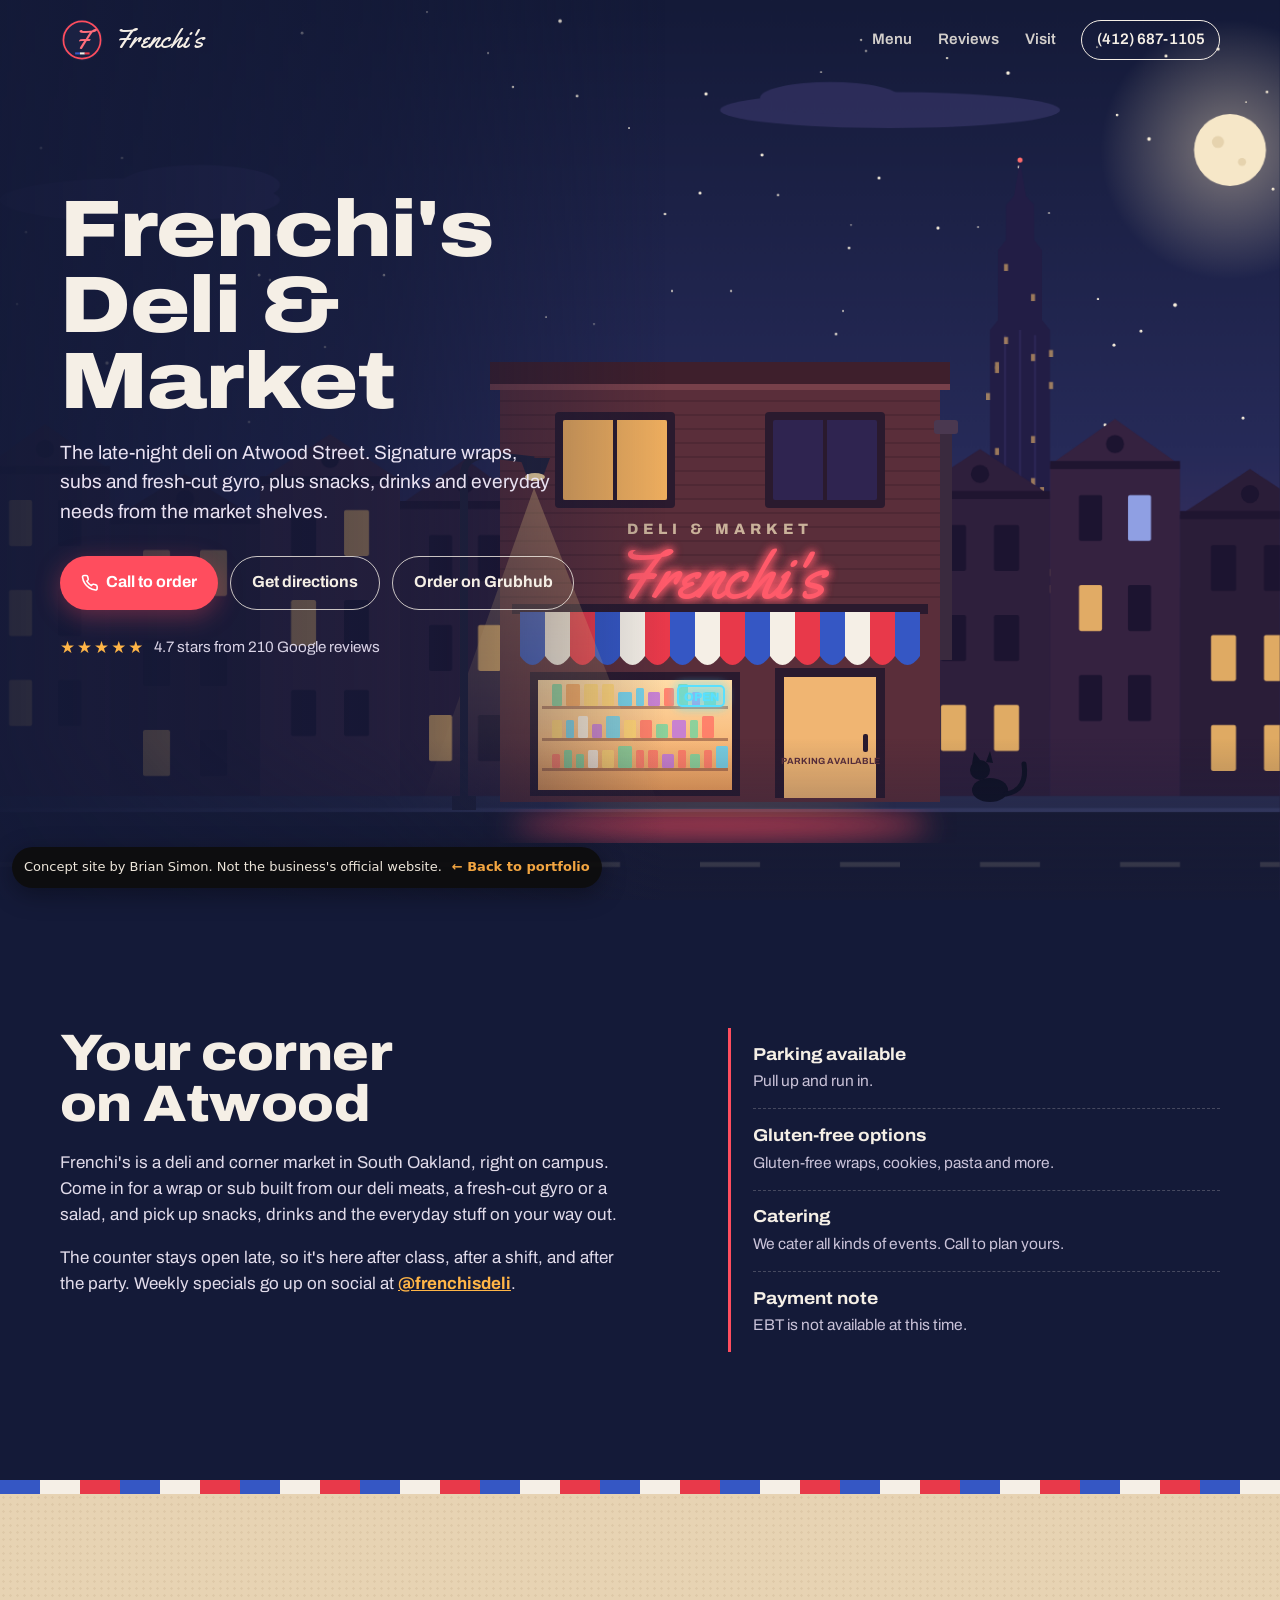
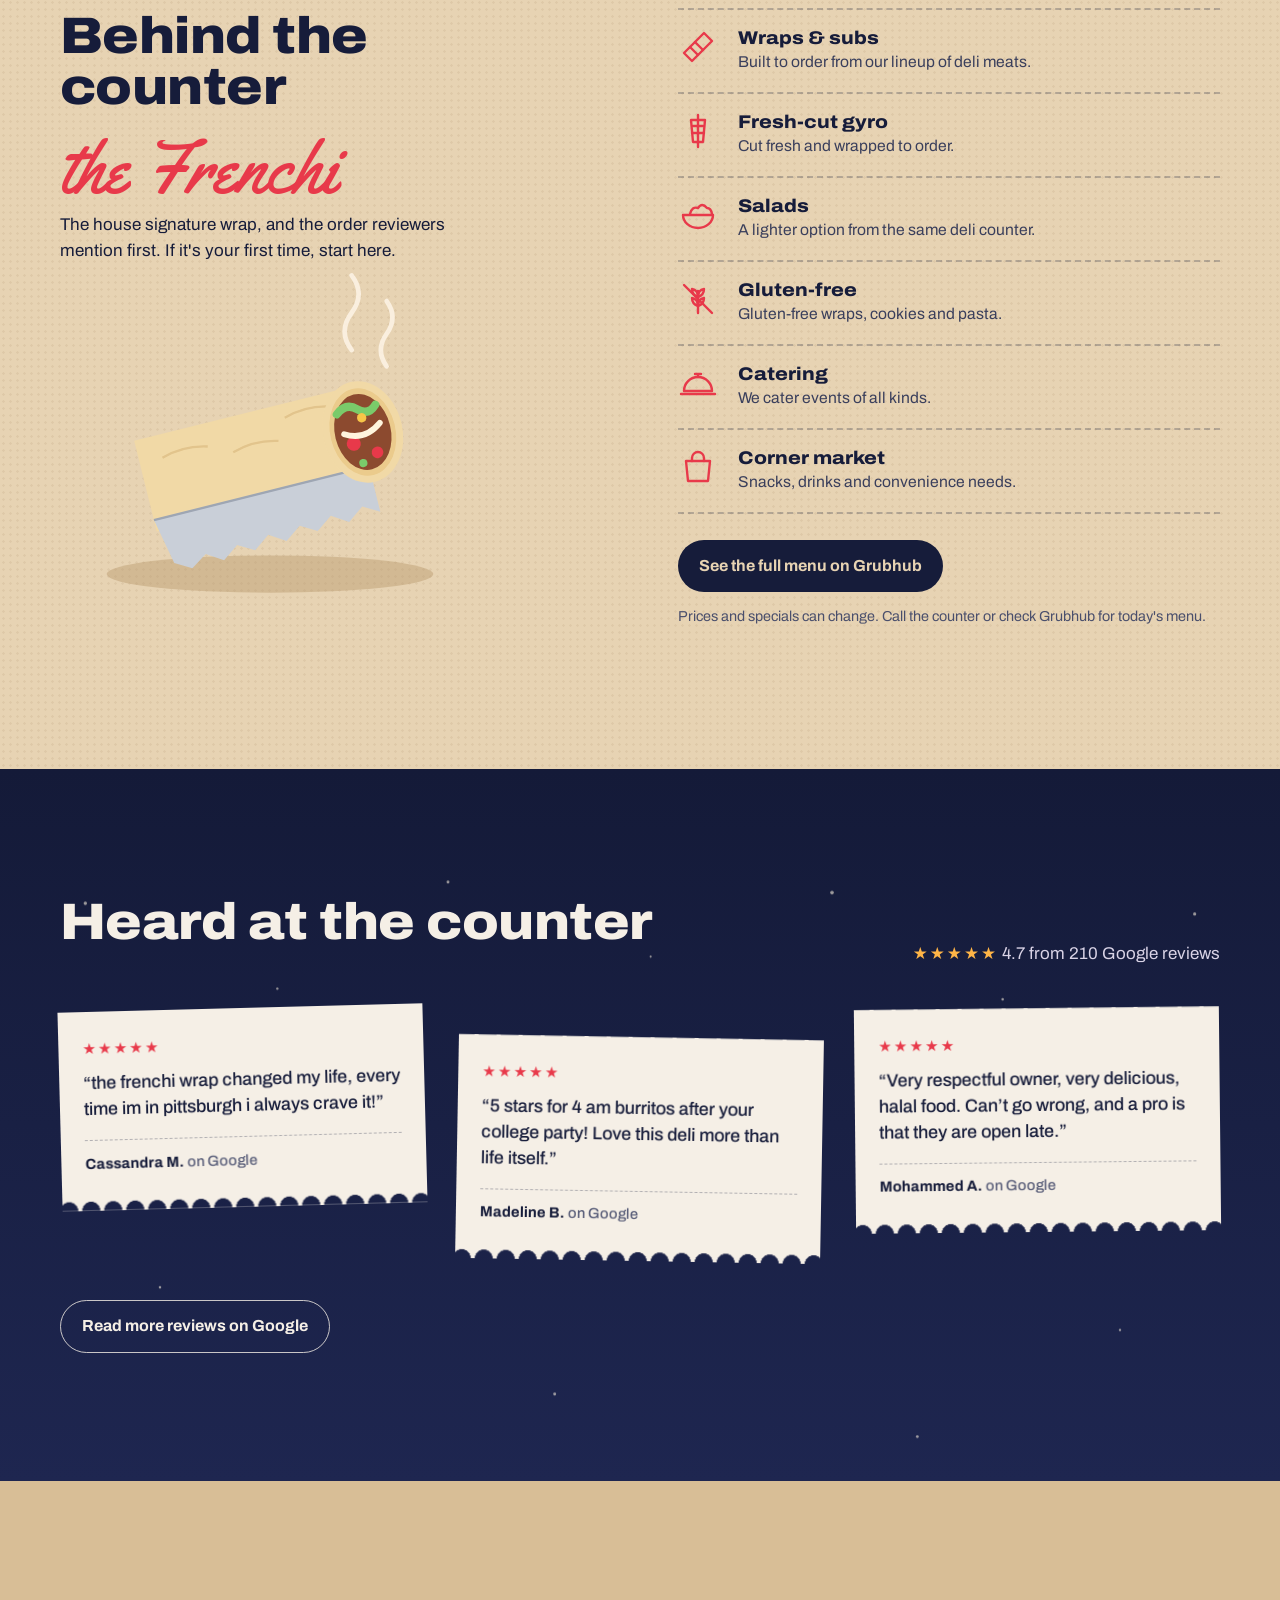
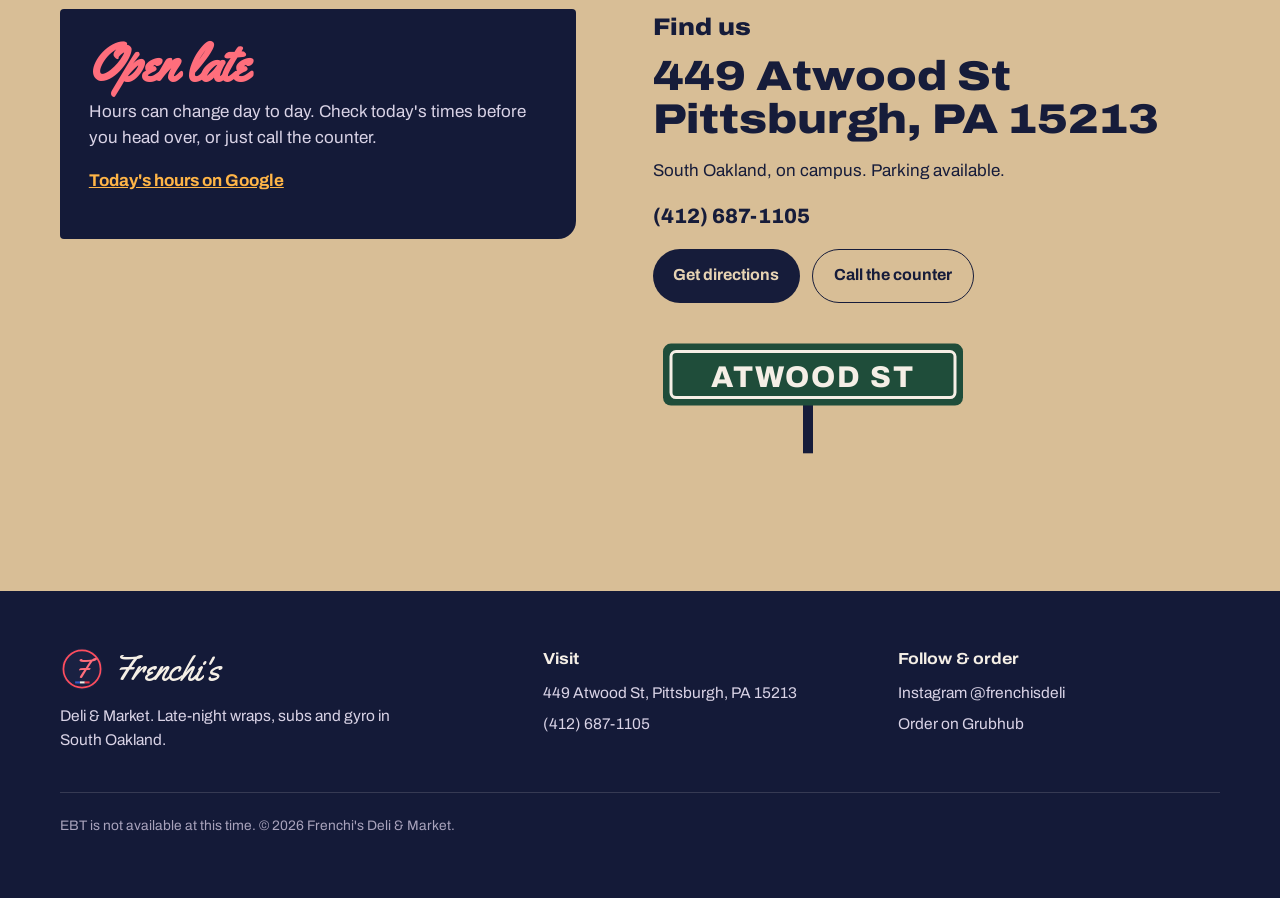
<file: demos/frenchis/index.html>
<!doctype html>
<html lang="en">
<head>
  <meta name="robots" content="noindex, nofollow">
<meta charset="utf-8">
<meta name="viewport" content="width=device-width, initial-scale=1, viewport-fit=cover">
<title>Frenchi's Deli &amp; Market | Late-Night Wraps &amp; Subs on Atwood St, Oakland, Pittsburgh</title>
<meta name="description" content="Frenchi's Deli & Market is a late-night deli and corner market at 449 Atwood St in South Oakland, Pittsburgh. Signature Frenchi wraps, subs, fresh-cut gyro, salads, gluten-free options and catering.">
<meta name="theme-color" content="#141A38">
<link rel="icon" href="data:image/svg+xml,%3Csvg%20xmlns%3D%22http%3A//www.w3.org/2000/svg%22%20viewBox%3D%220%200%2064%2064%22%3E%3Ccircle%20cx%3D%2232%22%20cy%3D%2232%22%20r%3D%2230%22%20fill%3D%22%231A2142%22/%3E%3Ccircle%20cx%3D%2232%22%20cy%3D%2232%22%20r%3D%2226%22%20fill%3D%22none%22%20stroke%3D%22%23FF4D5E%22%20stroke-width%3D%224%22/%3E%3Cpath%20d%3D%22M24%2046%20L30%2018%20H44%20M27%2032%20H39%22%20stroke%3D%22%23FF6E7C%22%20stroke-width%3D%226%22%20fill%3D%22none%22%20stroke-linecap%3D%22round%22%20stroke-linejoin%3D%22round%22/%3E%3C/svg%3E">
<meta property="og:type" content="website">
<meta property="og:title" content="Frenchi's Deli & Market | South Oakland, Pittsburgh">
<meta property="og:description" content="Late-night deli and corner market on Atwood St. Signature Frenchi wraps, subs, fresh-cut gyro and more.">
<meta property="og:locale" content="en_US">
<meta name="twitter:card" content="summary">
<meta name="twitter:title" content="Frenchi's Deli & Market">
<meta name="twitter:description" content="Late-night deli and corner market at 449 Atwood St, Pittsburgh. Call (412) 687-1105.">
<link rel="preconnect" href="https://fonts.googleapis.com">
<link rel="preconnect" href="https://fonts.gstatic.com" crossorigin>
<link href="https://fonts.googleapis.com/css2?family=Archivo:wdth,wght@62..125,400..900&family=Yellowtail&display=swap" rel="stylesheet">
<script type="application/ld+json">
{
 "@context": "https://schema.org",
 "@type": "Restaurant",
 "name": "Frenchi's Deli & Market",
 "description": "Late-night deli and convenience store serving signature wraps and sandwiches.",
 "servesCuisine": ["Deli", "Sandwiches", "Wraps", "Gyro"],
 "priceRange": "$10–20",
 "telephone": "+1-412-687-1105",
 "address": {
  "@type": "PostalAddress",
  "streetAddress": "449 Atwood St",
  "addressLocality": "Pittsburgh",
  "addressRegion": "PA",
  "postalCode": "15213",
  "addressCountry": "US"
 },
 "hasMap": "https://www.google.com/maps/search/?api=1&query=Frenchi%27s+Deli+%26+Market+449+Atwood+St+Pittsburgh+PA+15213",
 "acceptsReservations": false,
 "paymentAccepted": "EBT not accepted",
 "sameAs": ["https://www.instagram.com/frenchisdeli/", "https://www.grubhub.com/restaurant/frenchis-deli--market-449-atwood-st-pittsburgh/4783984"]
}
</script>
<style>
:root{
 --night:#141A38; --night-2:#1E2650; --ink:#161C3A; --neon:#FF4D5E; --neon-soft:#FF6E7C;
 --amber:#FFB547; --kraft:#E7D3B3; --kraft-2:#D8BE96; --chalk:#F5EFE6; --bleu:#3557C4; --rouge:#E8394A;
 --sans: "Archivo", "Helvetica Neue", Arial, system-ui, sans-serif;
 --script: "Yellowtail", "Brush Script MT", "Segoe Script", cursive;
 color-scheme: dark;
 box-sizing:border-box;
 padding-top:env(safe-area-inset-top,0px); padding-bottom:env(safe-area-inset-bottom,0px);
}
*,*::before,*::after{box-sizing:inherit}
html{scroll-behavior:smooth; scroll-padding-top:env(safe-area-inset-top,0px); background:var(--night)}
body{margin:0; background:var(--night); color:var(--chalk); font-family:var(--sans); font-size:1.0625rem; line-height:1.55; -webkit-font-smoothing:antialiased; overflow-x:hidden}
img,svg{max-width:100%}
a{color:inherit}
:focus-visible{outline:3px solid var(--amber); outline-offset:3px; border-radius:6px}
.skip{position:absolute; left:-999px; top:8px; background:var(--amber); color:var(--ink); padding:.5rem .9rem; border-radius:6px; z-index:50; font-weight:700}
.skip:focus{left:12px}
.wrap{width:min(1160px, 100% - 2.5rem); margin-inline:auto}

/* ---------- header ---------- */
.top{position:absolute; inset:0 0 auto 0; z-index:10; padding-top:env(safe-area-inset-top,0px)}
.top .wrap{display:flex; align-items:center; justify-content:space-between; padding:1.1rem 0}
.brand{display:flex; align-items:center; gap:.6rem; text-decoration:none}
.brand svg{width:44px; height:44px}
.brand span{font-family:var(--script); font-size:1.7rem; line-height:1; color:var(--chalk)}
.nav{display:flex; gap:1.6rem; align-items:center; font-weight:600; font-size:.95rem}
.nav a{text-decoration:none; opacity:.85}
.nav a:hover{opacity:1; text-decoration:underline; text-underline-offset:4px}
.nav .pill{opacity:1; border:1.5px solid var(--chalk); padding:.45rem .9rem; border-radius:999px}

/* ---------- hero ---------- */
.hero{position:relative; min-height:100vh; min-height:100svh; overflow:hidden; isolation:isolate; background:var(--night)}
.scene{position:absolute; inset:0; z-index:-2; animation:drift 26s ease-in-out infinite alternate; transform-origin:62% 80%}
.layer{position:absolute; inset:0; will-change:transform}
.layer-svg{width:100%; height:100%; display:block}
.hero::after{content:""; position:absolute; inset:0; z-index:-1; pointer-events:none;
 background:linear-gradient(90deg, rgba(20,26,56,.92) 0%, rgba(20,26,56,.6) 30%, rgba(20,26,56,0) 52%),
            linear-gradient(0deg, rgba(20,26,56,.55) 0%, rgba(20,26,56,0) 18%)}
.hero-copy{position:relative; padding:clamp(7rem, 22vh, 12rem) 0 4rem; will-change:transform}
.hero-copy .inner{max-width:33rem}
h1{font-stretch:118%; font-weight:850; font-size:clamp(2.5rem, 6.4vw, 5rem); line-height:.95; letter-spacing:-.01em; margin:0 0 1.1rem; text-wrap:balance}
.lede{font-size:clamp(1.05rem, 1.5vw, 1.2rem); max-width:31rem; margin:0 0 1.8rem; color:#E9E2F2}
.btns{display:flex; flex-wrap:wrap; gap:.75rem}
.btn{display:inline-flex; align-items:center; gap:.5rem; font-weight:700; text-decoration:none; padding:.85rem 1.3rem; border-radius:999px; font-size:1rem; transition:transform .15s ease, background-color .15s ease}
.btn svg{width:1.1em; height:1.1em; flex:none}
.btn-neon{background:var(--neon); color:#fff; box-shadow:0 0 0 0 rgba(255,77,94,.0), 0 6px 24px rgba(255,77,94,.35)}
.btn-neon:hover{background:#ff6573; transform:translateY(-1px)}
.btn-line{border:1.5px solid rgba(245,239,230,.8); color:var(--chalk)}
.btn-line:hover{background:rgba(245,239,230,.1)}
.rating{display:flex; align-items:center; gap:.55rem; margin-top:1.6rem; font-size:.95rem; color:#D9D3E6}
.stars{color:var(--amber); letter-spacing:2px; font-size:1.05rem}
.status{display:none; align-items:center; gap:.45rem; margin-bottom:1rem; font-weight:700; font-size:.92rem}
.status.show{display:inline-flex}
.status i{width:9px; height:9px; border-radius:50%; background:#59E08A; box-shadow:0 0 10px #59E08A}
.status.closed i{background:#888; box-shadow:none}

/* scene motion */
@keyframes drift{from{transform:scale(1.02) translate3d(0,0,0)} to{transform:scale(1.07) translate3d(-1.2%, -.6%, 0)}}
.tw{animation:twinkle 4.5s ease-in-out infinite}
@keyframes twinkle{0%,100%{opacity:1} 50%{opacity:.2}}
.cloud{animation:cloud 90s linear infinite alternate}
.c2{animation-duration:120s; animation-direction:alternate-reverse}
@keyframes cloud{from{transform:translateX(-80px)} to{transform:translateX(120px)}}
.beacon{animation:beacon 2.4s steps(1) infinite}
@keyframes beacon{0%{opacity:1} 50%{opacity:.15}}
.win-toggle{animation:wintog 17s steps(1) infinite}
@keyframes wintog{0%,62%{opacity:.85} 63%,100%{opacity:.08}}
.tv{animation:tv 1.6s steps(3) infinite}
@keyframes tv{0%{opacity:.5} 33%{opacity:.8} 66%{opacity:.35}}
.sign{animation:neonOn 2.2s steps(1) .4s both, hum 5s ease-in-out 2.8s infinite}
@keyframes neonOn{0%{opacity:.05}8%{opacity:.9}12%{opacity:.1}22%{opacity:1}26%{opacity:.25}34%{opacity:1}100%{opacity:1}}
@keyframes hum{0%,100%{opacity:1}50%{opacity:.86}}
.flick{animation:flick 9s steps(1) 3s infinite}
@keyframes flick{0%,91%{opacity:1}92%{opacity:.15}93%{opacity:1}95%{opacity:.25}96%,100%{opacity:1}}
.reflect{animation:neonOn 2.2s steps(1) .4s both}
.open{animation:hum 3.2s ease-in-out infinite}
.steam circle{transform-box:fill-box; transform-origin:center; opacity:0; animation:steam 5.5s ease-out infinite}
.steam circle:nth-child(2){animation-delay:1.8s}.steam circle:nth-child(3){animation-delay:3.6s}
@keyframes steam{0%{opacity:0; transform:translate(0,0) scale(.6)} 20%{opacity:.35} 100%{opacity:0; transform:translate(18px,-90px) scale(2.2)}}
.car{animation:car 16s linear infinite}
@keyframes car{0%{transform:translateX(-200px)} 40%,100%{transform:translateX(1800px)}}
.tail{transform-box:fill-box; transform-origin:0% 100%; animation:tail 3.4s ease-in-out infinite}
@keyframes tail{0%,100%{transform:rotate(0)} 50%{transform:rotate(14deg)}}
.cone{animation:hum 7s ease-in-out infinite}

/* ---------- sections ---------- */
section{position:relative}
h2{font-stretch:112%; font-weight:850; font-size:clamp(2rem, 4.4vw, 3.2rem); line-height:1; letter-spacing:-.01em; margin:0 0 1.2rem; text-wrap:balance}
.about{padding:clamp(4.5rem, 10vw, 8rem) 0; background:var(--night)}
.about .grid{display:grid; grid-template-columns:1.2fr 1fr; gap:clamp(2rem, 6vw, 5rem); align-items:start}
.about p{max-width:36rem; margin:0 0 1rem; color:#E1DBEA}
.facts{list-style:none; padding:0; margin:0; border-left:3px solid var(--neon); padding-left:1.4rem}
.facts li{padding:.85rem 0; border-bottom:1px dashed rgba(245,239,230,.22)}
.facts li:last-child{border-bottom:0}
.facts strong{display:block; font-stretch:110%; font-size:1.08rem}
.facts span{color:#C9C2D8; font-size:.97rem}
.about .ig{color:var(--amber); font-weight:700}

.menu{background:var(--kraft); color:var(--ink); padding:clamp(4.5rem, 10vw, 8rem) 0; overflow:hidden;
 background-image:radial-gradient(rgba(120,84,40,.08) 1px, transparent 1.5px); background-size:7px 7px}
.menu::before{content:""; position:absolute; inset:0 0 auto; height:14px; background:repeating-linear-gradient(90deg, var(--bleu) 0 40px, var(--chalk) 40px 80px, var(--rouge) 80px 120px)}
.menu .grid{display:grid; grid-template-columns:1fr 1fr; gap:clamp(2rem, 6vw, 5rem); align-items:center}
.feature h3{font-family:var(--script); font-weight:400; font-size:clamp(3rem, 7vw, 4.6rem); line-height:1; margin:0 0 .4rem; color:var(--rouge)}
.feature p{max-width:28rem; margin:0 0 1rem}
.feature .art{width:min(420px, 100%); margin-top:.5rem}
.wsteam{animation:hum 3s ease-in-out infinite}
.list{list-style:none; margin:0; padding:0}
.list li{display:grid; grid-template-columns:44px 1fr; gap:1rem; padding:1.05rem 0; border-bottom:2px dashed rgba(22,28,58,.25)}
.list li:first-child{border-top:2px dashed rgba(22,28,58,.25)}
.list svg{width:40px; height:40px; color:var(--rouge)}
.list strong{display:block; font-stretch:112%; font-weight:800; font-size:1.15rem; line-height:1.2}
.list span{font-size:.98rem; color:#3A3F5C}
.menu .btn-ink{margin-top:1.6rem; background:var(--ink); color:var(--kraft)}
.menu .btn-ink:hover{background:#262d57}
.menu .note{font-size:.9rem; color:#4A4F6C; margin-top:.8rem}

.reviews{padding:clamp(4.5rem, 10vw, 8rem) 0; background:linear-gradient(180deg, var(--night) 0%, var(--night-2) 100%); overflow:hidden}
.reviews .sky{position:absolute; inset:-10% 0; pointer-events:none; opacity:.6}
.reviews header{display:flex; flex-wrap:wrap; align-items:end; justify-content:space-between; gap:1rem; margin-bottom:2.5rem}
.reviews header p{margin:0; color:#D9D3E6}
.tickets{display:grid; grid-template-columns:repeat(3, 1fr); gap:clamp(1.2rem, 3vw, 2rem); align-items:start}
.ticket{position:relative; background:var(--chalk); color:var(--ink); padding:1.6rem 1.5rem 2.2rem; margin:0;
 -webkit-mask:radial-gradient(9px at 50% 100%, #0000 98%, #000) 50% / 22px 100% ; mask:radial-gradient(9px at 50% 100%, #0000 98%, #000) 50% / 22px 100%}
.ticket:nth-child(1){transform:rotate(-1.5deg)} .ticket:nth-child(2){transform:rotate(1deg); margin-top:1.8rem} .ticket:nth-child(3){transform:rotate(-.6deg)}
.ticket .tstars{color:var(--rouge); letter-spacing:2px; font-size:.95rem}
.ticket blockquote{margin:.6rem 0 1.1rem; font-size:1.12rem; line-height:1.45; font-weight:500}
.ticket figcaption{font-weight:700; font-size:.92rem; border-top:1.5px dashed rgba(22,28,58,.3); padding-top:.7rem}
.ticket figcaption span{font-weight:500; color:#555a76}
.reviews .more{margin-top:2.4rem}

.visit{background:var(--kraft-2); color:var(--ink); padding:clamp(4.5rem, 10vw, 8rem) 0}
.visit .grid{display:grid; grid-template-columns:1fr 1.1fr; gap:clamp(2rem, 6vw, 5rem); align-items:start}
.visit h3{font-stretch:112%; font-weight:850; font-size:1.5rem; margin:0 0 .5rem}
.visit p{margin:0 0 1rem; max-width:32rem}
.addr{display:block; font-stretch:115%; font-weight:850; font-size:clamp(1.8rem, 4vw, 2.6rem); line-height:1.05; text-decoration:none; margin:.4rem 0 1rem}
.addr:hover{text-decoration:underline; text-decoration-thickness:3px; text-underline-offset:6px}
.phone{font-weight:800; font-size:1.3rem; text-decoration:none}
.phone:hover{text-decoration:underline}
.btn-ink2{background:var(--ink); color:var(--kraft)}
.btn-ink2:hover{background:#262d57}
.btn-outline-ink{border:1.5px solid var(--ink); color:var(--ink)}
.signpost{width:min(320px, 80%); margin-top:2rem}
.hoursbox{background:var(--night); color:var(--chalk); padding:1.8rem; border-radius:4px 4px 18px 4px}
.hoursbox .big{font-family:var(--script); font-size:3.2rem; line-height:1; color:var(--neon-soft); margin:0 0 .6rem}
.hoursbox p{color:#D9D3E6}
.hoursbox a{color:var(--amber); font-weight:700}
#hoursTable{display:none; width:100%; border-collapse:collapse; margin:.4rem 0 1rem}
#hoursTable.show{display:table}
#hoursTable td{padding:.35rem 0; border-bottom:1px dashed rgba(245,239,230,.2)}
#hoursTable td+td{text-align:right}
#hoursTable tr.today{color:var(--amber); font-weight:700}

footer{background:var(--night); padding:3.5rem 0 3rem; color:#D9D3E6; font-size:.97rem}
footer .grid{display:grid; grid-template-columns:1.4fr 1fr 1fr; gap:2rem}
footer .brand span{font-size:2.1rem}
footer h4{font-stretch:110%; color:var(--chalk); margin:0 0 .6rem; font-size:1rem}
footer a{text-decoration:none}
footer a:hover{text-decoration:underline; text-underline-offset:3px}
footer ul{list-style:none; margin:0; padding:0; display:grid; gap:.4rem}
.fine{margin-top:2.5rem; padding-top:1.4rem; border-top:1px solid rgba(245,239,230,.15); font-size:.86rem; color:#A9A3BC}

/* mobile action bar */
.actionbar{display:none}
@media (max-width: 760px){
 .nav a:not(.pill){display:none}
 .layer{inset:27% -6% 56px -30%}
 .hero::after{background:linear-gradient(180deg, rgba(20,26,56,.95) 0%, rgba(20,26,56,.75) 34%, rgba(20,26,56,0) 52%)}
 .hero-copy{padding-top:6.2rem}
 .rating{display:none}
 .hero{min-height:max(100svh, 720px)}
 .about .grid,.menu .grid,.visit .grid{grid-template-columns:1fr}
 .tickets{grid-template-columns:1fr}
 .ticket:nth-child(2){margin-top:0}
 footer .grid{grid-template-columns:1fr}
 body{padding-bottom:calc(76px + env(safe-area-inset-bottom,0px))}
 .actionbar{display:grid; grid-template-columns:1fr 1fr; gap:.6rem; position:fixed; left:0; right:0; bottom:0; z-index:40;
  padding:.65rem .8rem calc(.65rem + env(safe-area-inset-bottom,0px)); background:rgba(20,26,56,.94); backdrop-filter:blur(10px); -webkit-backdrop-filter:blur(10px); border-top:1px solid rgba(245,239,230,.12)}
 .actionbar .btn{justify-content:center; padding:.8rem 1rem}
}
@media (max-width: 420px){ .btns .btn{flex:1 1 auto; justify-content:center} }
@media (prefers-reduced-motion: reduce){
 *,*::before,*::after{animation:none !important; transition:none !important}
 html{scroll-behavior:auto}
 .layer,.hero-copy,[data-par]{transform:none !important}
}
</style>
</head>
<body>
<a class="skip" href="#main">Skip to content</a>

<header class="top">
 <div class="wrap">
  <a class="brand" href="#top" aria-label="Frenchi's Deli & Market home"><svg viewBox="0 0 64 64" aria-hidden="true"><circle cx="32" cy="32" r="30" fill="#1A2142"/><circle cx="32" cy="32" r="27" fill="none" stroke="#FF4D5E" stroke-width="2.5"/><text x="31" y="45" text-anchor="middle" font-family="Yellowtail, 'Brush Script MT', cursive" font-size="38" fill="#FF6E7C">F</text><rect x="22" y="50" width="7" height="3" fill="#3557C4"/><rect x="29" y="50" width="7" height="3" fill="#F5EFE6"/><rect x="36" y="50" width="7" height="3" fill="#E8394A"/></svg><span>Frenchi's</span></a>
  <nav class="nav" aria-label="Main">
   <a href="#menu">Menu</a><a href="#reviews">Reviews</a><a href="#visit">Visit</a>
   <a class="pill" href="tel:+14126871105">(412) 687-1105</a>
  </nav>
 </div>
</header>

<main id="main">
<section class="hero" id="top" aria-label="Frenchi's Deli and Market storefront at night">
 <div class="scene" aria-hidden="true">
  <div class="layer" data-depth=".55"><svg class="layer-svg" viewBox="0 0 1600 900" preserveAspectRatio="xMidYMax slice" aria-hidden="true">
<defs>
 <linearGradient id="sky" x1="0" y1="0" x2="0" y2="1"><stop offset="0" stop-color="#141A38"/><stop offset=".5" stop-color="#262A58"/><stop offset=".8" stop-color="#4E3466"/><stop offset="1" stop-color="#7A3F5E"/></linearGradient>
 <radialGradient id="moonglow"><stop offset="0" stop-color="#FFE9C2" stop-opacity=".45"/><stop offset="1" stop-color="#FFE9C2" stop-opacity="0"/></radialGradient>
 <radialGradient id="cityglow" cx=".5" cy="1" r=".6"><stop offset="0" stop-color="#FF8A5C" stop-opacity=".35"/><stop offset="1" stop-color="#FF8A5C" stop-opacity="0"/></radialGradient>
</defs>
<rect width="1600" height="900" fill="url(#sky)"/>
<rect y="420" width="1600" height="480" fill="url(#cityglow)"/>
<g fill="#F7EEDC"><circle cx="673" cy="87" r="1.2" class="tw" style="animation-delay:0.3s"/><circle cx="1107" cy="58" r="1.1"/><circle cx="128" cy="269" r="1.0"/><circle cx="186" cy="232" r="1.2" class="tw" style="animation-delay:1.4s"/><circle cx="1138" cy="227" r="0.8"/><circle cx="1168" cy="73" r="1.8"/><circle cx="1301" cy="331" r="1.4" class="tw" style="animation-delay:0.4s"/><circle cx="1209" cy="213" r="0.8"/><circle cx="462" cy="33" r="1.4"/><circle cx="282" cy="158" r="1.2" class="tw" style="animation-delay:3.2s"/><circle cx="1179" cy="167" r="1.4"/><circle cx="1406" cy="102" r="0.8"/><circle cx="1179" cy="337" r="0.9" class="tw" style="animation-delay:0.6s"/><circle cx="1468" cy="42" r="1.4"/><circle cx="1277" cy="115" r="1.3"/><circle cx="1098" cy="228" r="1.6" class="tw" style="animation-delay:2.8s"/><circle cx="938" cy="195" r="1.1"/><circle cx="378" cy="367" r="1.6"/><circle cx="177" cy="304" r="1.1" class="tw" style="animation-delay:3.0s"/><circle cx="713" cy="383" r="1.2"/><circle cx="1257" cy="47" r="0.8"/><circle cx="866" cy="94" r="1.6" class="tw" style="animation-delay:0.9s"/><circle cx="1011" cy="225" r="0.7"/><circle cx="1378" cy="49" r="1.6"/><circle cx="1183" cy="414" r="1.8" class="tw" style="animation-delay:1.9s"/><circle cx="1433" cy="189" r="1.4"/><circle cx="1197" cy="418" r="1.2"/><circle cx="201" cy="148" r="1.3" class="tw" style="animation-delay:4.0s"/><circle cx="134" cy="384" r="1.5"/><circle cx="1335" cy="305" r="1.9"/><circle cx="922" cy="155" r="1.6" class="tw" style="animation-delay:5.3s"/><circle cx="720" cy="21" r="1.8"/><circle cx="737" cy="96" r="1.4"/><circle cx="1021" cy="40" r="1.0" class="tw" style="animation-delay:1.7s"/><circle cx="1522" cy="136" r="1.2"/><circle cx="1026" cy="51" r="0.9"/><circle cx="832" cy="291" r="1.0" class="tw" style="animation-delay:0.8s"/><circle cx="891" cy="291" r="1.0"/><circle cx="860" cy="193" r="1.5"/><circle cx="789" cy="128" r="0.9" class="tw" style="animation-delay:1.1s"/><circle cx="485" cy="347" r="1.0"/><circle cx="1003" cy="311" r="0.9"/><circle cx="587" cy="12" r="0.9" class="tw" style="animation-delay:3.2s"/><circle cx="1258" cy="299" r="1.1"/><circle cx="267" cy="363" r="1.7"/><circle cx="1274" cy="345" r="1.5" class="tw" style="animation-delay:0.3s"/><circle cx="1403" cy="418" r="1.4"/><circle cx="825" cy="214" r="1.2"/><circle cx="996" cy="334" r="1.2" class="tw" style="animation-delay:1.1s"/><circle cx="437" cy="235" r="0.9"/><circle cx="706" cy="317" r="0.8"/><circle cx="10" cy="300" r="0.9" class="tw" style="animation-delay:0.6s"/><circle cx="754" cy="324" r="0.7"/><circle cx="435" cy="324" r="1.2"/><circle cx="1309" cy="139" r="1.8" class="tw" style="animation-delay:3.6s"/><circle cx="981" cy="72" r="0.8"/><circle cx="1009" cy="248" r="1.3"/><circle cx="648" cy="53" r="0.9" class="tw" style="animation-delay:4.5s"/><circle cx="1526" cy="145" r="1.3"/><circle cx="1427" cy="92" r="1.3"/><circle cx="430" cy="280" r="1.1" class="tw" style="animation-delay:4.1s"/><circle cx="65" cy="398" r="1.3"/><circle cx="1326" cy="56" r="1.5"/><circle cx="544" cy="275" r="1.1" class="tw" style="animation-delay:1.0s"/><circle cx="1590" cy="124" r="1.3"/><circle cx="1039" cy="178" r="1.5"/><circle cx="1265" cy="425" r="1.6" class="tw" style="animation-delay:4.5s"/><circle cx="409" cy="422" r="1.0"/><circle cx="830" cy="388" r="1.7"/><circle cx="419" cy="275" r="1.3" class="tw" style="animation-delay:4.4s"/></g>
<circle cx="1390" cy="150" r="130" fill="url(#moonglow)"/>
<circle cx="1390" cy="150" r="36" fill="#F6E7C8"/>
<circle cx="1378" cy="142" r="6" fill="#E6D3AE"/><circle cx="1402" cy="162" r="4" fill="#E6D3AE"/>
<g class="cloud c1" fill="#3B3870" opacity=".55"><ellipse cx="300" cy="200" rx="140" ry="22"/><ellipse cx="360" cy="185" rx="80" ry="20"/></g>
<g class="cloud c2" fill="#46407A" opacity=".45"><ellipse cx="1050" cy="110" rx="170" ry="18"/><ellipse cx="990" cy="98" rx="70" ry="16"/></g>
<path d="M0 640 C180 590 320 610 470 585 S760 600 900 590 S1250 560 1400 600 S1560 610 1600 600 V900 H0Z" fill="#2B2552"/>
<g fill="#221D45">
 <polygon points="1120,700 1120,620 1150,600 1150,330 1158,320 1158,250 1166,240 1166,205 1174,196 1180,160 1186,196 1194,205 1194,240 1202,250 1202,320 1210,330 1210,600 1240,620 1240,700"/>
 <rect x="1060" y="650" width="240" height="60"/>
</g>
<g stroke="#2E2858" stroke-width="2"><line x1="1165" y1="335" x2="1165" y2="600"/><line x1="1180" y1="330" x2="1180" y2="600"/><line x1="1195" y1="335" x2="1195" y2="600"/></g>
<g fill="#FFC56E" opacity=".55"><rect x="1146" y="393" width="4" height="7" /><rect x="1209" y="382" width="4" height="7" /><rect x="1173" y="604" width="4" height="7" /><rect x="1191" y="478" width="4" height="7" /><rect x="1191" y="436" width="4" height="7" /><rect x="1155" y="362" width="4" height="7" /><rect x="1155" y="366" width="4" height="7" /><rect x="1209" y="350" width="4" height="7" /><rect x="1191" y="354" width="4" height="7" /><rect x="1209" y="569" width="4" height="7" /><rect x="1146" y="495" width="4" height="7" /><rect x="1191" y="579" width="4" height="7" /><rect x="1155" y="588" width="4" height="7" /><rect x="1155" y="448" width="4" height="7" /><rect x="1173" y="494" width="4" height="7" /><rect x="1164" y="472" width="4" height="7" /><rect x="1191" y="294" width="4" height="7" /><rect x="1200" y="487" width="4" height="7" /><rect x="1200" y="630" width="4" height="7" /><rect x="1155" y="621" width="4" height="7" /><rect x="1164" y="337" width="4" height="7" /><rect x="1164" y="264" width="4" height="7" /><rect x="1164" y="552" width="4" height="7" /><rect x="1209" y="585" width="4" height="7" /><rect x="1164" y="563" width="4" height="7" /><rect x="1209" y="586" width="4" height="7" /></g>
<circle cx="1180" cy="160" r="2.5" fill="#FF6B6B" class="beacon"/>
</svg></div>
  <div class="layer" data-depth=".32"><svg class="layer-svg" viewBox="0 0 1600 900" preserveAspectRatio="xMidYMax slice" aria-hidden="true"><path d="M0 820 V500 L70.0 454 L140 500 V820Z" fill="#2E1F3C"/><rect x="0" y="496" width="140" height="8" fill="#1F1530"/><rect x="31" y="530" width="25" height="46" rx="2" fill="#1C1430" opacity="1"/><rect x="84" y="530" width="25" height="46" rx="2" fill="#FFC46B" opacity="0.85"/><rect x="31" y="620" width="25" height="46" rx="2" fill="#1C1430" opacity="1"/><rect x="84" y="620" width="25" height="46" rx="2" fill="#FFC46B" opacity="0.85"/><rect x="31" y="710" width="25" height="46" rx="2" fill="#1C1430" opacity="1"/><rect x="84" y="710" width="25" height="46" rx="2" fill="#1C1430" opacity="1"/><rect x="61" y="470" width="18" height="18" rx="9" fill="#1C1430"/><path d="M140 820 V470 L205.0 424 L270 470 V820Z" fill="#352240"/><rect x="140" y="466" width="130" height="8" fill="#1F1530"/><rect x="169" y="500" width="23" height="46" rx="2" fill="#FFC46B" opacity="0.85"/><rect x="218" y="500" width="23" height="46" rx="2" fill="#1C1430" opacity="1"/><rect x="169" y="590" width="23" height="46" rx="2" fill="#FFC46B" opacity="0.85"/><rect x="218" y="590" width="23" height="46" rx="2" fill="#1C1430" opacity="1"/><rect x="169" y="680" width="23" height="46" rx="2" fill="#FFC46B" opacity="0.85"/><rect x="218" y="680" width="23" height="46" rx="2" fill="#1C1430" opacity="1"/><rect x="196" y="440" width="18" height="18" rx="9" fill="#1C1430"/><path d="M270 820 V520 L345.0 474 L420 520 V820Z" fill="#2A1D38"/><rect x="270" y="516" width="150" height="8" fill="#1F1530"/><rect x="303" y="550" width="27" height="46" rx="2" fill="#FFC46B" opacity="0.85"/><rect x="360" y="550" width="27" height="46" rx="2" fill="#FFC46B" opacity="0.85"/><rect x="303" y="640" width="27" height="46" rx="2" fill="#1C1430" opacity="1"/><rect x="360" y="640" width="27" height="46" rx="2" fill="#1C1430" opacity="1"/><rect x="303" y="730" width="27" height="46" rx="2" fill="#FFC46B" opacity="0.85"/><rect x="360" y="730" width="27" height="46" rx="2" fill="#1C1430" opacity="1"/><rect x="336" y="490" width="18" height="18" rx="9" fill="#1C1430"/><path d="M420 820 V480 L490.0 434 L560 480 V820Z" fill="#3A2542"/><rect x="420" y="476" width="140" height="8" fill="#1F1530"/><rect x="451" y="510" width="25" height="46" rx="2" fill="#1C1430" opacity="1"/><rect x="504" y="510" width="25" height="46" rx="2" fill="#FFC46B" opacity="0.85"/><rect x="451" y="600" width="25" height="46" rx="2" fill="#FFC46B" class="win-toggle" opacity="0.85"/><rect x="504" y="600" width="25" height="46" rx="2" fill="#1C1430" opacity="1"/><rect x="451" y="690" width="25" height="46" rx="2" fill="#1C1430" opacity="1"/><rect x="504" y="690" width="25" height="46" rx="2" fill="#1C1430" opacity="1"/><rect x="481" y="450" width="18" height="18" rx="9" fill="#1C1430"/><path d="M560 820 V505 L625.0 459 L690 505 V820Z" fill="#30203D"/><rect x="560" y="501" width="130" height="8" fill="#1F1530"/><rect x="589" y="535" width="23" height="46" rx="2" fill="#1C1430" opacity="1"/><rect x="638" y="535" width="23" height="46" rx="2" fill="#1C1430" opacity="1"/><rect x="589" y="625" width="23" height="46" rx="2" fill="#1C1430" opacity="1"/><rect x="638" y="625" width="23" height="46" rx="2" fill="#FFC46B" opacity="0.85"/><rect x="589" y="715" width="23" height="46" rx="2" fill="#FFC46B" opacity="0.85"/><rect x="638" y="715" width="23" height="46" rx="2" fill="#1C1430" opacity="1"/><rect x="616" y="475" width="18" height="18" rx="9" fill="#1C1430"/><path d="M1070 820 V495 L1140.0 449 L1210 495 V820Z" fill="#2E1F3C"/><rect x="1070" y="491" width="140" height="8" fill="#1F1530"/><rect x="1101" y="525" width="25" height="46" rx="2" fill="#1C1430" opacity="1"/><rect x="1154" y="525" width="25" height="46" rx="2" fill="#1C1430" opacity="1"/><rect x="1101" y="615" width="25" height="46" rx="2" fill="#1C1430" opacity="1"/><rect x="1154" y="615" width="25" height="46" rx="2" fill="#1C1430" opacity="1"/><rect x="1101" y="705" width="25" height="46" rx="2" fill="#FFC46B" opacity="0.85"/><rect x="1154" y="705" width="25" height="46" rx="2" fill="#FFC46B" opacity="0.85"/><rect x="1131" y="465" width="18" height="18" rx="9" fill="#1C1430"/><path d="M1210 820 V465 L1275.0 419 L1340 465 V820Z" fill="#352240"/><rect x="1210" y="461" width="130" height="8" fill="#1F1530"/><rect x="1239" y="495" width="23" height="46" rx="2" fill="#1C1430" opacity="1"/><rect x="1288" y="495" width="23" height="46" rx="2" fill="#9FB6FF" class="tv" opacity="0.85"/><rect x="1239" y="585" width="23" height="46" rx="2" fill="#FFC46B" opacity="0.85"/><rect x="1288" y="585" width="23" height="46" rx="2" fill="#1C1430" opacity="1"/><rect x="1239" y="675" width="23" height="46" rx="2" fill="#1C1430" opacity="1"/><rect x="1288" y="675" width="23" height="46" rx="2" fill="#1C1430" opacity="1"/><rect x="1266" y="435" width="18" height="18" rx="9" fill="#1C1430"/><path d="M1340 820 V515 L1410.0 469 L1480 515 V820Z" fill="#2A1D38"/><rect x="1340" y="511" width="140" height="8" fill="#1F1530"/><rect x="1371" y="545" width="25" height="46" rx="2" fill="#1C1430" opacity="1"/><rect x="1424" y="545" width="25" height="46" rx="2" fill="#1C1430" opacity="1"/><rect x="1371" y="635" width="25" height="46" rx="2" fill="#FFC46B" opacity="0.85"/><rect x="1424" y="635" width="25" height="46" rx="2" fill="#FFC46B" opacity="0.85"/><rect x="1371" y="725" width="25" height="46" rx="2" fill="#FFC46B" opacity="0.85"/><rect x="1424" y="725" width="25" height="46" rx="2" fill="#FFC46B" opacity="0.85"/><rect x="1401" y="485" width="18" height="18" rx="9" fill="#1C1430"/><path d="M1480 820 V480 L1540.0 434 L1600 480 V820Z" fill="#3A2542"/><rect x="1480" y="476" width="120" height="8" fill="#1F1530"/><rect x="1506" y="510" width="22" height="46" rx="2" fill="#1C1430" opacity="1"/><rect x="1552" y="510" width="22" height="46" rx="2" fill="#FFC46B" opacity="0.85"/><rect x="1506" y="600" width="22" height="46" rx="2" fill="#1C1430" opacity="1"/><rect x="1552" y="600" width="22" height="46" rx="2" fill="#FFC46B" opacity="0.85"/><rect x="1506" y="690" width="22" height="46" rx="2" fill="#FFC46B" opacity="0.85"/><rect x="1552" y="690" width="22" height="46" rx="2" fill="#1C1430" opacity="1"/><rect x="1531" y="450" width="18" height="18" rx="9" fill="#1C1430"/></svg></div>
  <div class="layer" data-depth=".12"><svg class="layer-svg" viewBox="0 0 1600 900" preserveAspectRatio="xMidYMax slice" aria-hidden="true">
<defs>
 <filter id="neon" x="-30%" y="-60%" width="160%" height="220%"><feGaussianBlur stdDeviation="5" result="b"/><feMerge><feMergeNode in="b"/><feMergeNode in="b"/><feMergeNode in="SourceGraphic"/></feMerge></filter>
 <filter id="puff"><feGaussianBlur stdDeviation="4"/></filter>
 <filter id="soft"><feGaussianBlur stdDeviation="14"/></filter>
 <linearGradient id="shop" x1="0" y1="0" x2="0" y2="1"><stop offset="0" stop-color="#FFD9A0"/><stop offset="1" stop-color="#F29A4E"/></linearGradient>
 <linearGradient id="cone" x1="0" y1="0" x2="0" y2="1"><stop offset="0" stop-color="#FFD48A" stop-opacity=".38"/><stop offset="1" stop-color="#FFD48A" stop-opacity="0"/></linearGradient>
</defs>
<rect y="810" width="1600" height="90" fill="#191B33"/>
<rect y="796" width="1600" height="16" fill="#2C2F52"/>
<rect y="808" width="1600" height="4" fill="#3B3F68"/>
<g fill="#E9D9B8" opacity=".25"><rect x="20" y="862" width="60" height="5"/><rect x="160" y="862" width="60" height="5"/><rect x="300" y="862" width="60" height="5"/><rect x="440" y="862" width="60" height="5"/><rect x="580" y="862" width="60" height="5"/><rect x="720" y="862" width="60" height="5"/><rect x="860" y="862" width="60" height="5"/><rect x="1000" y="862" width="60" height="5"/><rect x="1140" y="862" width="60" height="5"/><rect x="1280" y="862" width="60" height="5"/><rect x="1420" y="862" width="60" height="5"/><rect x="1560" y="862" width="60" height="5"/></g>
<ellipse cx="880" cy="826" rx="210" ry="14" fill="#FF4D5E" opacity=".28" filter="url(#soft)" class="reflect"/>
<ellipse cx="880" cy="806" rx="160" ry="9" fill="#FFB547" opacity=".3" filter="url(#soft)"/>
<g class="car"><ellipse cx="0" cy="860" rx="70" ry="10" fill="#FFF2D0" opacity=".5" filter="url(#soft)"/></g>
<!-- building -->
<rect x="660" y="372" width="440" height="430" fill="#5A2E3A"/>
<rect x="650" y="362" width="460" height="22" fill="#3E1F2C"/>
<rect x="650" y="384" width="460" height="6" fill="#77404A"/>
<g fill="#4B2632" opacity=".7"><rect x="660" y="400" width="440" height="2"/><rect x="660" y="414" width="440" height="2"/><rect x="660" y="428" width="440" height="2"/><rect x="660" y="442" width="440" height="2"/><rect x="660" y="456" width="440" height="2"/><rect x="660" y="470" width="440" height="2"/><rect x="660" y="484" width="440" height="2"/><rect x="660" y="498" width="440" height="2"/><rect x="660" y="512" width="440" height="2"/><rect x="660" y="526" width="440" height="2"/><rect x="660" y="540" width="440" height="2"/><rect x="660" y="554" width="440" height="2"/><rect x="660" y="568" width="440" height="2"/><rect x="660" y="582" width="440" height="2"/><rect x="660" y="596" width="440" height="2"/></g>
<rect x="715" y="412" width="120" height="96" rx="4" fill="#2A1A2E"/><rect x="723" y="420" width="104" height="80" rx="2" fill="#FFC46B" opacity=".9"/>
<rect x="723" y="420" width="104" height="80" fill="#F29A4E" opacity=".25"/><line x1="775" y1="420" x2="775" y2="500" stroke="#2A1A2E" stroke-width="4"/>
<rect x="925" y="412" width="120" height="96" rx="4" fill="#2A1A2E"/><rect x="933" y="420" width="104" height="80" rx="2" fill="#2F2450" class="win-b"/><line x1="985" y1="420" x2="985" y2="500" stroke="#2A1A2E" stroke-width="4"/>
<text x="880" y="534" text-anchor="middle" font-family="Archivo, Arial, sans-serif" font-weight="800" font-size="15" letter-spacing="5" fill="#E7D3B3" opacity=".8">DELI &amp; MARKET</text>
<g class="sign" filter="url(#neon)"><text x="880" y="598" text-anchor="middle" font-family="Yellowtail, 'Brush Script MT', cursive" font-size="66" fill="#FF5A6A">Frenchi<tspan class="flick">'s</tspan></text></g>
<rect x="672" y="604" width="416" height="10" fill="#2A1A2E"/>
<rect x="680" y="612" width="25" height="44" fill="#3557C4"/><rect x="705" y="612" width="25" height="44" fill="#F5EFE6"/><rect x="730" y="612" width="25" height="44" fill="#E8394A"/><rect x="755" y="612" width="25" height="44" fill="#3557C4"/><rect x="780" y="612" width="25" height="44" fill="#F5EFE6"/><rect x="805" y="612" width="25" height="44" fill="#E8394A"/><rect x="830" y="612" width="25" height="44" fill="#3557C4"/><rect x="855" y="612" width="25" height="44" fill="#F5EFE6"/><rect x="880" y="612" width="25" height="44" fill="#E8394A"/><rect x="905" y="612" width="25" height="44" fill="#3557C4"/><rect x="930" y="612" width="25" height="44" fill="#F5EFE6"/><rect x="955" y="612" width="25" height="44" fill="#E8394A"/><rect x="980" y="612" width="25" height="44" fill="#3557C4"/><rect x="1005" y="612" width="25" height="44" fill="#F5EFE6"/><rect x="1030" y="612" width="25" height="44" fill="#E8394A"/><rect x="1055" y="612" width="25" height="44" fill="#3557C4"/><path d="M680 656 q12.5 18 25 0" fill="#3557C4"/><path d="M705 656 q12.5 18 25 0" fill="#F5EFE6"/><path d="M730 656 q12.5 18 25 0" fill="#E8394A"/><path d="M755 656 q12.5 18 25 0" fill="#3557C4"/><path d="M780 656 q12.5 18 25 0" fill="#F5EFE6"/><path d="M805 656 q12.5 18 25 0" fill="#E8394A"/><path d="M830 656 q12.5 18 25 0" fill="#3557C4"/><path d="M855 656 q12.5 18 25 0" fill="#F5EFE6"/><path d="M880 656 q12.5 18 25 0" fill="#E8394A"/><path d="M905 656 q12.5 18 25 0" fill="#3557C4"/><path d="M930 656 q12.5 18 25 0" fill="#F5EFE6"/><path d="M955 656 q12.5 18 25 0" fill="#E8394A"/><path d="M980 656 q12.5 18 25 0" fill="#3557C4"/><path d="M1005 656 q12.5 18 25 0" fill="#F5EFE6"/><path d="M1030 656 q12.5 18 25 0" fill="#E8394A"/><path d="M1055 656 q12.5 18 25 0" fill="#3557C4"/>
<!-- shop window -->
<rect x="690" y="672" width="210" height="124" fill="#2A1A2E"/>
<rect x="698" y="680" width="194" height="110" fill="url(#shop)"/>
<g><rect x="712" y="684" width="10" height="22" rx="1.5" fill="#6FCF97" opacity=".85"/><rect x="726" y="684" width="14" height="22" rx="1.5" fill="#F2994A" opacity=".85"/><rect x="744" y="684" width="14" height="22" rx="1.5" fill="#FFD166" opacity=".85"/><rect x="762" y="684" width="12" height="22" rx="1.5" fill="#FFD166" opacity=".85"/><rect x="778" y="692" width="14" height="14" rx="1.5" fill="#56CCF2" opacity=".85"/><rect x="796" y="688" width="8" height="18" rx="1.5" fill="#56CCF2" opacity=".85"/><rect x="808" y="692" width="12" height="14" rx="1.5" fill="#BB6BD9" opacity=".85"/><rect x="824" y="688" width="10" height="18" rx="1.5" fill="#FF6B5B" opacity=".85"/><rect x="838" y="684" width="10" height="22" rx="1.5" fill="#6FCF97" opacity=".85"/><rect x="852" y="692" width="8" height="14" rx="1.5" fill="#BB6BD9" opacity=".85"/><rect x="864" y="692" width="12" height="14" rx="1.5" fill="#6FCF97" opacity=".85"/><rect x="712" y="720" width="10" height="18" rx="1.5" fill="#FFD166" opacity=".85"/><rect x="726" y="720" width="8" height="18" rx="1.5" fill="#56CCF2" opacity=".85"/><rect x="738" y="716" width="10" height="22" rx="1.5" fill="#F5EFE6" opacity=".85"/><rect x="752" y="724" width="10" height="14" rx="1.5" fill="#BB6BD9" opacity=".85"/><rect x="766" y="716" width="14" height="22" rx="1.5" fill="#56CCF2" opacity=".85"/><rect x="784" y="720" width="12" height="18" rx="1.5" fill="#FFD166" opacity=".85"/><rect x="800" y="720" width="12" height="18" rx="1.5" fill="#FF6B5B" opacity=".85"/><rect x="816" y="724" width="12" height="14" rx="1.5" fill="#6FCF97" opacity=".85"/><rect x="832" y="720" width="14" height="18" rx="1.5" fill="#BB6BD9" opacity=".85"/><rect x="850" y="720" width="8" height="18" rx="1.5" fill="#6FCF97" opacity=".85"/><rect x="862" y="716" width="12" height="22" rx="1.5" fill="#FF6B5B" opacity=".85"/><rect x="712" y="754" width="8" height="14" rx="1.5" fill="#FF6B5B" opacity=".85"/><rect x="724" y="750" width="8" height="18" rx="1.5" fill="#6FCF97" opacity=".85"/><rect x="736" y="754" width="8" height="14" rx="1.5" fill="#6FCF97" opacity=".85"/><rect x="748" y="750" width="10" height="18" rx="1.5" fill="#F5EFE6" opacity=".85"/><rect x="762" y="750" width="12" height="18" rx="1.5" fill="#FFD166" opacity=".85"/><rect x="778" y="746" width="14" height="22" rx="1.5" fill="#6FCF97" opacity=".85"/><rect x="796" y="750" width="8" height="18" rx="1.5" fill="#FF6B5B" opacity=".85"/><rect x="808" y="750" width="10" height="18" rx="1.5" fill="#FF6B5B" opacity=".85"/><rect x="822" y="754" width="12" height="14" rx="1.5" fill="#BB6BD9" opacity=".85"/><rect x="838" y="750" width="8" height="18" rx="1.5" fill="#FF6B5B" opacity=".85"/><rect x="850" y="754" width="10" height="14" rx="1.5" fill="#6FCF97" opacity=".85"/><rect x="864" y="750" width="8" height="18" rx="1.5" fill="#FF6B5B" opacity=".85"/><rect x="876" y="746" width="12" height="22" rx="1.5" fill="#56CCF2" opacity=".85"/></g>
<g fill="#7A3E2E" opacity=".55"><rect x="702" y="706" width="186" height="3"/><rect x="702" y="738" width="186" height="3"/><rect x="702" y="768" width="186" height="3"/></g>
<rect x="698" y="680" width="194" height="110" fill="#fff" opacity=".07"/>
<g class="open" filter="url(#neon)"><rect x="838" y="686" width="46" height="20" rx="4" fill="none" stroke="#59E0FF" stroke-width="2"/><text x="861" y="701" text-anchor="middle" font-family="Archivo, Arial, sans-serif" font-weight="800" font-size="12" fill="#59E0FF">OPEN</text></g>
<!-- door -->
<rect x="935" y="668" width="110" height="130" fill="#2A1A2E"/>
<rect x="944" y="677" width="92" height="121" fill="#FFCB85" opacity=".92"/>
<rect x="944" y="677" width="92" height="121" fill="#F29A4E" opacity=".25"/>
<rect x="1023" y="734" width="5" height="18" rx="2" fill="#2A1A2E"/>
<text x="990" y="764" text-anchor="middle" font-family="Archivo, Arial, sans-serif" font-weight="700" font-size="9" fill="#5A2E3A">PARKING AVAILABLE</text>
<!-- exhaust + steam -->
<rect x="1100" y="430" width="12" height="230" fill="#3A2A3E"/><rect x="1094" y="420" width="24" height="14" rx="3" fill="#4A3850"/>
<g class="steam" fill="#F5EFE6" filter="url(#puff)"><circle cx="1106" cy="405" r="10"/><circle cx="1106" cy="405" r="13"/><circle cx="1106" cy="405" r="9"/></g>
<!-- streetlamp -->
<polygon points="694,488 580,808 820,808" fill="url(#cone)" class="cone"/>
<rect x="620" y="470" width="8" height="340" fill="#22223C"/>
<path d="M624 474 Q624 452 660 456 L694 460" stroke="#22223C" stroke-width="7" fill="none"/>
<path d="M680 458 h30 l-6 16 h-18z" fill="#22223C"/>
<ellipse cx="695" cy="477" rx="10" ry="4" fill="#FFE2A6"/>
<rect x="612" y="796" width="24" height="14" fill="#22223C"/>
<!-- cat -->
<g class="cat" fill="#101225">
 <ellipse cx="1150" cy="790" rx="18" ry="12"/><circle cx="1140" cy="770" r="10"/>
 <path d="M1132 764 l2 -12 l6 8z M1146 762 l4 -11 l3 12z"/>
 <path class="tail" d="M1166 794 q22 -4 18 -30" stroke="#101225" stroke-width="5" fill="none" stroke-linecap="round"/>
</g>
</svg></div>
 </div>
 <div class="hero-copy" id="heroCopy">
  <div class="wrap"><div class="inner">
   <p class="status" id="status" role="status"><i></i><span></span></p>
   <h1>Frenchi's Deli &amp; Market</h1>
   <p class="lede">The late-night deli on Atwood Street. Signature wraps, subs and fresh-cut gyro, plus snacks, drinks and everyday needs from the market shelves.</p>
   <div class="btns">
    <a class="btn btn-neon" href="tel:+14126871105"><svg viewBox="0 0 24 24" fill="none" stroke="currentColor" stroke-width="2.2" stroke-linecap="round" stroke-linejoin="round" aria-hidden="true"><path d="M22 16.9v3a2 2 0 0 1-2.2 2 19.8 19.8 0 0 1-8.6-3.1 19.5 19.5 0 0 1-6-6A19.8 19.8 0 0 1 2.1 4.2 2 2 0 0 1 4.1 2h3a2 2 0 0 1 2 1.7c.1.9.4 1.8.7 2.7a2 2 0 0 1-.5 2.1L8 9.8a16 16 0 0 0 6 6l1.3-1.3a2 2 0 0 1 2.1-.4c.9.3 1.8.6 2.7.7a2 2 0 0 1 1.7 2z"/></svg>Call to order</a>
    <a class="btn btn-line" href="https://www.google.com/maps/dir/?api=1&amp;destination=Frenchi%27s+Deli+%26+Market%2C+449+Atwood+St%2C+Pittsburgh%2C+PA+15213" target="_blank" rel="noopener">Get directions</a>
    <a class="btn btn-line" href="https://www.grubhub.com/restaurant/frenchis-deli--market-449-atwood-st-pittsburgh/4783984" target="_blank" rel="noopener">Order on Grubhub</a>
   </div>
   <p class="rating"><span class="stars" aria-hidden="true">★★★★★</span><span>4.7 stars from 210 Google reviews</span></p>
  </div></div>
 </div>
</section>

<section class="about" id="about" aria-labelledby="about-h">
 <div class="wrap grid">
  <div>
   <h2 id="about-h">Your corner on Atwood</h2>
   <p>Frenchi's is a deli and corner market in South Oakland, right on campus. Come in for a wrap or sub built from our deli meats, a fresh-cut gyro or a salad, and pick up snacks, drinks and the everyday stuff on your way out.</p>
   <p>The counter stays open late, so it's here after class, after a shift, and after the party. Weekly specials go up on social at <a class="ig" href="https://www.instagram.com/frenchisdeli/" target="_blank" rel="noopener">@frenchisdeli</a>.</p>
  </div>
  <ul class="facts">
   <li><strong>Parking available</strong><span>Pull up and run in.</span></li>
   <li><strong>Gluten-free options</strong><span>Gluten-free wraps, cookies, pasta and more.</span></li>
   <li><strong>Catering</strong><span>We cater all kinds of events. Call to plan yours.</span></li>
   <li><strong>Payment note</strong><span>EBT is not available at this time.</span></li>
  </ul>
 </div>
</section>

<section class="menu" id="menu" aria-labelledby="menu-h">
 <div class="wrap grid">
  <div class="feature">
   <h2 id="menu-h">Behind the counter</h2>
   <h3>the Frenchi</h3>
   <p>The house signature wrap, and the order reviewers mention first. If it's your first time, start here.</p>
   <div class="art" data-par=".12"><svg viewBox="0 0 360 300" role="img" aria-label="Illustration of a foil-wrapped Frenchi wrap cut in half">
<ellipse cx="180" cy="262" rx="140" ry="16" fill="#B89A6E" opacity=".45"/>
<g transform="rotate(-14 180 160)">
 <path d="M70 120 h190 a0 0 0 0 1 0 0 v80 h-190z" fill="#F1D9A6"/>
 <path d="M70 190 h190 v40 l-14 -8 -14 10 -14 -9 -14 10 -14 -8 -14 10 -14 -9 -14 10 -14 -8 -14 10 -14 -9 -14 9 -14 -8z" fill="#C9CFD8"/>
 <path d="M70 190 h190" stroke="#9EA6B3" stroke-width="2"/>
 <g stroke="#E2C48C" stroke-width="2" fill="none"><path d="M90 140 q20 -6 40 0"/><path d="M150 150 q20 -6 40 0"/><path d="M200 132 q20 -6 40 0"/></g>
 <ellipse cx="262" cy="160" rx="34" ry="44" fill="#F1D9A6"/>
 <ellipse cx="262" cy="160" rx="28" ry="38" fill="#EBCB8C"/>
 <ellipse cx="262" cy="160" rx="24" ry="33" fill="#8C4A2F"/>
 <path d="M244 140 q10 -8 18 0 q8 8 16 0" stroke="#7ACB6A" stroke-width="7" fill="none" stroke-linecap="round"/>
 <circle cx="252" cy="168" r="6" fill="#E8394A"/><circle cx="270" cy="180" r="5" fill="#E8394A"/>
 <path d="M246 158 q16 10 32 -2" stroke="#FFF4DD" stroke-width="5" fill="none" stroke-linecap="round"/>
 <circle cx="264" cy="148" r="4" fill="#F7C548"/><circle cx="256" cy="186" r="3.5" fill="#7ACB6A"/>
</g>
<g class="wsteam" stroke="#FFF7EA" stroke-width="4" fill="none" stroke-linecap="round" opacity=".8">
 <path d="M250 70 q-12 -16 0 -32 q12 -16 0 -32"/><path d="M280 84 q-10 -14 0 -28 q10 -14 0 -28"/>
</g>
</svg></div>
  </div>
  <div>
   <ul class="list">
    <li><svg viewBox="0 0 40 40" fill="none" stroke="currentColor" stroke-width="2.4" stroke-linecap="round" stroke-linejoin="round" aria-hidden="true"><path d="M6 26 L26 6 l8 8 L14 34z"/><path d="M12 20 l8 8 M17 15 l8 8"/></svg><div><strong>Wraps &amp; subs</strong><span>Built to order from our lineup of deli meats.</span></div></li>
    <li><svg viewBox="0 0 40 40" fill="none" stroke="currentColor" stroke-width="2.4" stroke-linecap="round" stroke-linejoin="round" aria-hidden="true"><path d="M20 4 v32"/><path d="M13 9 h14 l-2 22 h-10z"/><path d="M15 15 h10 M14 22 h12"/></svg><div><strong>Fresh-cut gyro</strong><span>Cut fresh and wrapped to order.</span></div></li>
    <li><svg viewBox="0 0 40 40" fill="none" stroke="currentColor" stroke-width="2.4" stroke-linecap="round" stroke-linejoin="round" aria-hidden="true"><path d="M5 20 h30 a15 13 0 0 1 -30 0z"/><path d="M12 19 q2 -8 8 -6 q4 -6 9 0 q4 0 5 6"/></svg><div><strong>Salads</strong><span>A lighter option from the same deli counter.</span></div></li>
    <li><svg viewBox="0 0 40 40" fill="none" stroke="currentColor" stroke-width="2.4" stroke-linecap="round" stroke-linejoin="round" aria-hidden="true"><path d="M20 34 V12"/><path d="M20 18 q-6 -2 -6 -8 q6 1 6 8z M20 18 q6 -2 6 -8 q-6 1 -6 8z M20 27 q-6 -2 -6 -8 q6 1 6 8z M20 27 q6 -2 6 -8 q-6 1 -6 8z"/><path d="M6 6 L34 34"/></svg><div><strong>Gluten-free</strong><span>Gluten-free wraps, cookies and pasta.</span></div></li>
    <li><svg viewBox="0 0 40 40" fill="none" stroke="currentColor" stroke-width="2.4" stroke-linecap="round" stroke-linejoin="round" aria-hidden="true"><path d="M6 28 a14 14 0 0 1 28 0z"/><path d="M3 31 h34 M20 14 v-3 M17 11 h6"/></svg><div><strong>Catering</strong><span>We cater events of all kinds.</span></div></li>
    <li><svg viewBox="0 0 40 40" fill="none" stroke="currentColor" stroke-width="2.4" stroke-linecap="round" stroke-linejoin="round" aria-hidden="true"><path d="M8 14 h24 l-2 20 h-20z"/><path d="M14 14 v-3 a6 6 0 0 1 12 0 v3"/></svg><div><strong>Corner market</strong><span>Snacks, drinks and convenience needs.</span></div></li>
   </ul>
   <a class="btn btn-ink" href="https://www.grubhub.com/restaurant/frenchis-deli--market-449-atwood-st-pittsburgh/4783984" target="_blank" rel="noopener">See the full menu on Grubhub</a>
   <p class="note">Prices and specials can change. Call the counter or check Grubhub for today's menu.</p>
  </div>
 </div>
</section>

<section class="reviews" id="reviews" aria-labelledby="rev-h">
 <svg class="sky" data-par="-.15" viewBox="0 0 1200 600" preserveAspectRatio="xMidYMid slice" aria-hidden="true"><g fill="#F7EEDC"><circle cx="80" cy="60" r="1.6"/><circle cx="260" cy="140" r="1.1"/><circle cx="420" cy="40" r="1.4"/><circle cx="610" cy="110" r="1"/><circle cx="780" cy="50" r="1.7"/><circle cx="940" cy="150" r="1.2"/><circle cx="1120" cy="70" r="1.5"/><circle cx="150" cy="420" r="1.2"/><circle cx="520" cy="520" r="1.4"/><circle cx="1050" cy="460" r="1.1"/><circle cx="860" cy="560" r="1.3"/></g></svg>
 <div class="wrap">
  <header>
   <h2 id="rev-h">Heard at the counter</h2>
   <p><span class="stars" aria-hidden="true">★★★★★</span> 4.7 from 210 Google reviews</p>
  </header>
  <div class="tickets">
   <figure class="ticket"><div class="tstars" aria-label="5 stars">★★★★★</div><blockquote>“the frenchi wrap changed my life, every time im in pittsburgh i always crave it!”</blockquote><figcaption>Cassandra M. <span>on Google</span></figcaption></figure>
   <figure class="ticket"><div class="tstars" aria-label="5 stars">★★★★★</div><blockquote>“5 stars for 4 am burritos after your college party! Love this deli more than life itself.”</blockquote><figcaption>Madeline B. <span>on Google</span></figcaption></figure>
   <figure class="ticket"><div class="tstars" aria-label="5 stars">★★★★★</div><blockquote>“Very respectful owner, very delicious, halal food. Can’t go wrong, and a pro is that they are open late.”</blockquote><figcaption>Mohammed A. <span>on Google</span></figcaption></figure>
  </div>
  <a class="btn btn-line more" href="https://www.google.com/maps/search/?api=1&amp;query=Frenchi%27s+Deli+%26+Market+449+Atwood+St+Pittsburgh+PA+15213" target="_blank" rel="noopener">Read more reviews on Google</a>
 </div>
</section>

<section class="visit" id="visit" aria-labelledby="visit-h">
 <div class="wrap grid">
  <div class="hoursbox">
   <h2 id="visit-h" class="big">Open late</h2>
   <table id="hoursTable" aria-label="Weekly hours"><tbody></tbody></table>
   <p>Hours can change day to day. Check today's times before you head over, or just call the counter.</p>
   <p><a href="https://www.google.com/maps/search/?api=1&amp;query=Frenchi%27s+Deli+%26+Market+449+Atwood+St+Pittsburgh+PA+15213" target="_blank" rel="noopener">Today's hours on Google</a></p>
  </div>
  <div>
   <h3>Find us</h3>
   <a class="addr" href="https://www.google.com/maps/dir/?api=1&amp;destination=Frenchi%27s+Deli+%26+Market%2C+449+Atwood+St%2C+Pittsburgh%2C+PA+15213" target="_blank" rel="noopener">449 Atwood St<br>Pittsburgh, PA 15213</a>
   <p>South Oakland, on campus. Parking available.</p>
   <p><a class="phone" href="tel:+14126871105">(412) 687-1105</a></p>
   <div class="btns">
    <a class="btn btn-ink2" href="https://www.google.com/maps/dir/?api=1&amp;destination=Frenchi%27s+Deli+%26+Market%2C+449+Atwood+St%2C+Pittsburgh%2C+PA+15213" target="_blank" rel="noopener">Get directions</a>
    <a class="btn btn-outline-ink" href="tel:+14126871105">Call the counter</a>
   </div>
   <svg class="signpost" data-par=".08" viewBox="0 0 320 120" role="img" aria-label="Street sign reading Atwood St">
    <rect x="150" y="70" width="10" height="50" fill="#161C3A"/>
    <rect x="10" y="10" width="300" height="62" rx="8" fill="#1F4D3A"/>
    <rect x="18" y="18" width="284" height="46" rx="5" fill="none" stroke="#F5EFE6" stroke-width="3"/>
    <text x="160" y="53" text-anchor="middle" font-family="Archivo, Arial, sans-serif" font-weight="800" font-size="30" fill="#F5EFE6" letter-spacing="2">ATWOOD ST</text>
   </svg>
  </div>
 </div>
</section>
</main>

<footer>
 <div class="wrap">
  <div class="grid">
   <div>
    <a class="brand" href="#top"><svg viewBox="0 0 64 64" aria-hidden="true"><circle cx="32" cy="32" r="30" fill="#1A2142"/><circle cx="32" cy="32" r="27" fill="none" stroke="#FF4D5E" stroke-width="2.5"/><text x="31" y="45" text-anchor="middle" font-family="Yellowtail, 'Brush Script MT', cursive" font-size="38" fill="#FF6E7C">F</text><rect x="22" y="50" width="7" height="3" fill="#3557C4"/><rect x="29" y="50" width="7" height="3" fill="#F5EFE6"/><rect x="36" y="50" width="7" height="3" fill="#E8394A"/></svg><span>Frenchi's</span></a>
    <p style="margin:.8rem 0 0; max-width:22rem">Deli &amp; Market. Late-night wraps, subs and gyro in South Oakland.</p>
   </div>
   <div>
    <h4>Visit</h4>
    <ul>
     <li><a href="https://www.google.com/maps/dir/?api=1&amp;destination=Frenchi%27s+Deli+%26+Market%2C+449+Atwood+St%2C+Pittsburgh%2C+PA+15213" target="_blank" rel="noopener">449 Atwood St, Pittsburgh, PA 15213</a></li>
     <li><a href="tel:+14126871105">(412) 687-1105</a></li>
    </ul>
   </div>
   <div>
    <h4>Follow &amp; order</h4>
    <ul>
     <li><a href="https://www.instagram.com/frenchisdeli/" target="_blank" rel="noopener">Instagram @frenchisdeli</a></li>
     <li><a href="https://www.grubhub.com/restaurant/frenchis-deli--market-449-atwood-st-pittsburgh/4783984" target="_blank" rel="noopener">Order on Grubhub</a></li>
    </ul>
   </div>
  </div>
  <p class="fine">EBT is not available at this time. © <span id="yr">2026</span> Frenchi's Deli &amp; Market.</p>
 </div>
</footer>

<nav class="actionbar" aria-label="Quick actions">
 <a class="btn btn-neon" href="tel:+14126871105">Call</a>
 <a class="btn btn-line" href="https://www.google.com/maps/dir/?api=1&amp;destination=Frenchi%27s+Deli+%26+Market%2C+449+Atwood+St%2C+Pittsburgh%2C+PA+15213" target="_blank" rel="noopener">Directions</a>
</nav>

<script>
(function(){
 document.getElementById('yr').textContent = new Date().getFullYear();

 /* ---- Hours: fill in confirmed hours to enable the live open/closed badge.
    Format: day index (0=Sun..6=Sat): [["11:00","24:00"]]. Close times past midnight like "26:00" mean 2 AM next day.
    Left empty on purpose: only partial hours were confirmed. ---- */
 var HOURS = {};
 var TZ = 'America/New_York';
 var days = ['Sunday','Monday','Tuesday','Wednesday','Thursday','Friday','Saturday'];
 function nowNY(){
  try{
   var p = new Intl.DateTimeFormat('en-US',{timeZone:TZ, weekday:'short', hour:'2-digit', minute:'2-digit', hourCycle:'h23'}).formatToParts(new Date());
   var o={}; p.forEach(function(x){o[x.type]=x.value});
   return {d:['Sun','Mon','Tue','Wed','Thu','Fri','Sat'].indexOf(o.weekday), m:(+o.hour)*60+(+o.minute)};
  }catch(e){return null}
 }
 function toMin(s){var a=s.split(':');return (+a[0])*60+(+a[1])}
 function fmt(s){var m=toMin(s)%1440,h=Math.floor(m/60),mm=m%60,ap=h<12?'AM':'PM';h=h%12||12;return h+(mm?':'+String(mm).padStart(2,'0'):'')+' '+ap}
 if(Object.keys(HOURS).length){
  var n = nowNY(), open=false, until='';
  if(n){
   [[n.d,0],[(n.d+6)%7,1440]].forEach(function(pair){
    (HOURS[pair[0]]||[]).forEach(function(r){var s=toMin(r[0])-pair[1], e=toMin(r[1])-pair[1]; if(n.m>=s && n.m<e){open=true; until=r[1]}});
   });
   var st=document.getElementById('status'); st.classList.add('show'); if(!open) st.classList.add('closed');
   st.querySelector('span').textContent = open ? 'Open now until '+fmt(until) : 'Closed now';
   var tb=document.querySelector('#hoursTable tbody'), html='';
   for(var i=0;i<7;i++){var r=HOURS[i]; html+='<tr'+(i===n.d?' class="today"':'')+'><td>'+days[i]+'</td><td>'+(r&&r.length?r.map(function(x){return fmt(x[0])+'–'+fmt(x[1])}).join(', '):'Closed')+'</td></tr>'}
   tb.innerHTML=html; document.getElementById('hoursTable').classList.add('show');
  }
 }

 /* ---- Parallax (transform-only, rAF-throttled) ---- */
 var rm = window.matchMedia('(prefers-reduced-motion: reduce)');
 var layers = [].slice.call(document.querySelectorAll('.layer'));
 var copy = document.getElementById('heroCopy');
 var hero = document.querySelector('.hero');
 var pars = [].slice.call(document.querySelectorAll('[data-par]'));
 var ticking=false;
 function update(){
  ticking=false;
  if(rm.matches) return;
  var y = window.scrollY, h = hero.offsetHeight, vh = window.innerHeight;
  if(y < h + 50){
   layers.forEach(function(l){ l.style.transform='translate3d(0,'+(y*parseFloat(l.dataset.depth)).toFixed(1)+'px,0)'; });
   copy.style.transform='translate3d(0,'+(y*.22).toFixed(1)+'px,0)';
   copy.style.opacity = Math.max(0, 1 - y/(h*.75)).toFixed(3);
  }
  pars.forEach(function(el){
   var r = el.getBoundingClientRect();
   if(r.bottom < -200 || r.top > vh + 200) return;
   var d = (r.top + r.height/2 - vh/2) * parseFloat(el.dataset.par);
   el.style.transform='translate3d(0,'+d.toFixed(1)+'px,0)';
  });
 }
 function onScroll(){ if(!ticking){ ticking=true; requestAnimationFrame(update); } }
 window.addEventListener('scroll', onScroll, {passive:true});
 window.addEventListener('resize', onScroll);
 rm.addEventListener && rm.addEventListener('change', function(){ if(rm.matches){ layers.concat(pars,[copy]).forEach(function(e){e.style.transform='';}); copy.style.opacity=''; } else update(); });
 update();
})();
</script>

<!-- Added by briansimon.dev: concept disclosure -->
<style>
.bs-concept{position:fixed;left:12px;bottom:12px;z-index:2147483647;display:flex;align-items:center;gap:10px;flex-wrap:wrap;max-width:calc(100vw - 24px);padding:8px 12px;border-radius:999px;background:rgba(14,13,12,.92);color:#EDE6DA;font:500 13px/1.3 system-ui,-apple-system,"Segoe UI",sans-serif;box-shadow:0 6px 24px rgba(0,0,0,.35)}
.bs-concept a{color:#F2A541;text-decoration:none;font-weight:600;padding:4px 0}
.bs-concept a:hover{text-decoration:underline}
@media print{.bs-concept{display:none}}
</style>
<div class="bs-concept" role="note">Concept site by Brian Simon. Not the business's official website. <a href="/#concepts">&larr; Back to portfolio</a></div>
<script>if (window.self !== window.top) document.querySelector(".bs-concept").remove();</script>
</body>
</html>
</file>
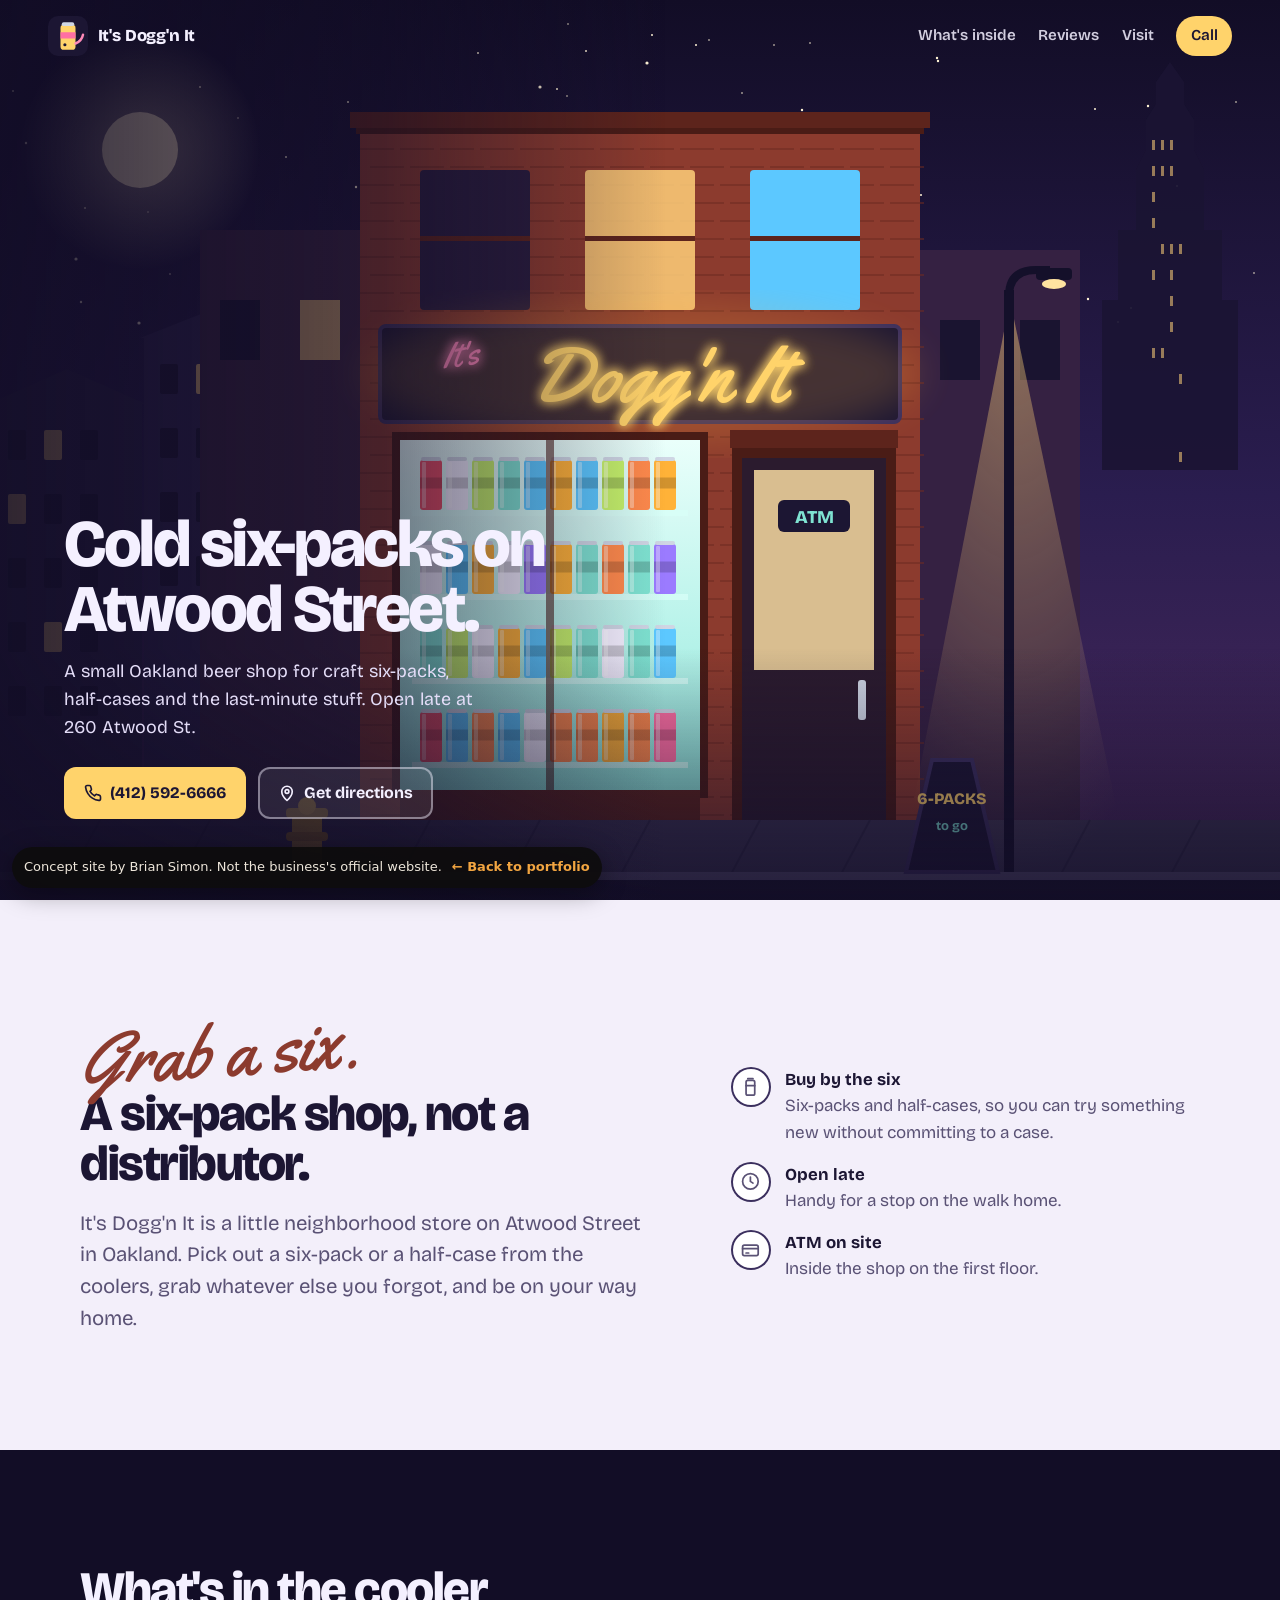
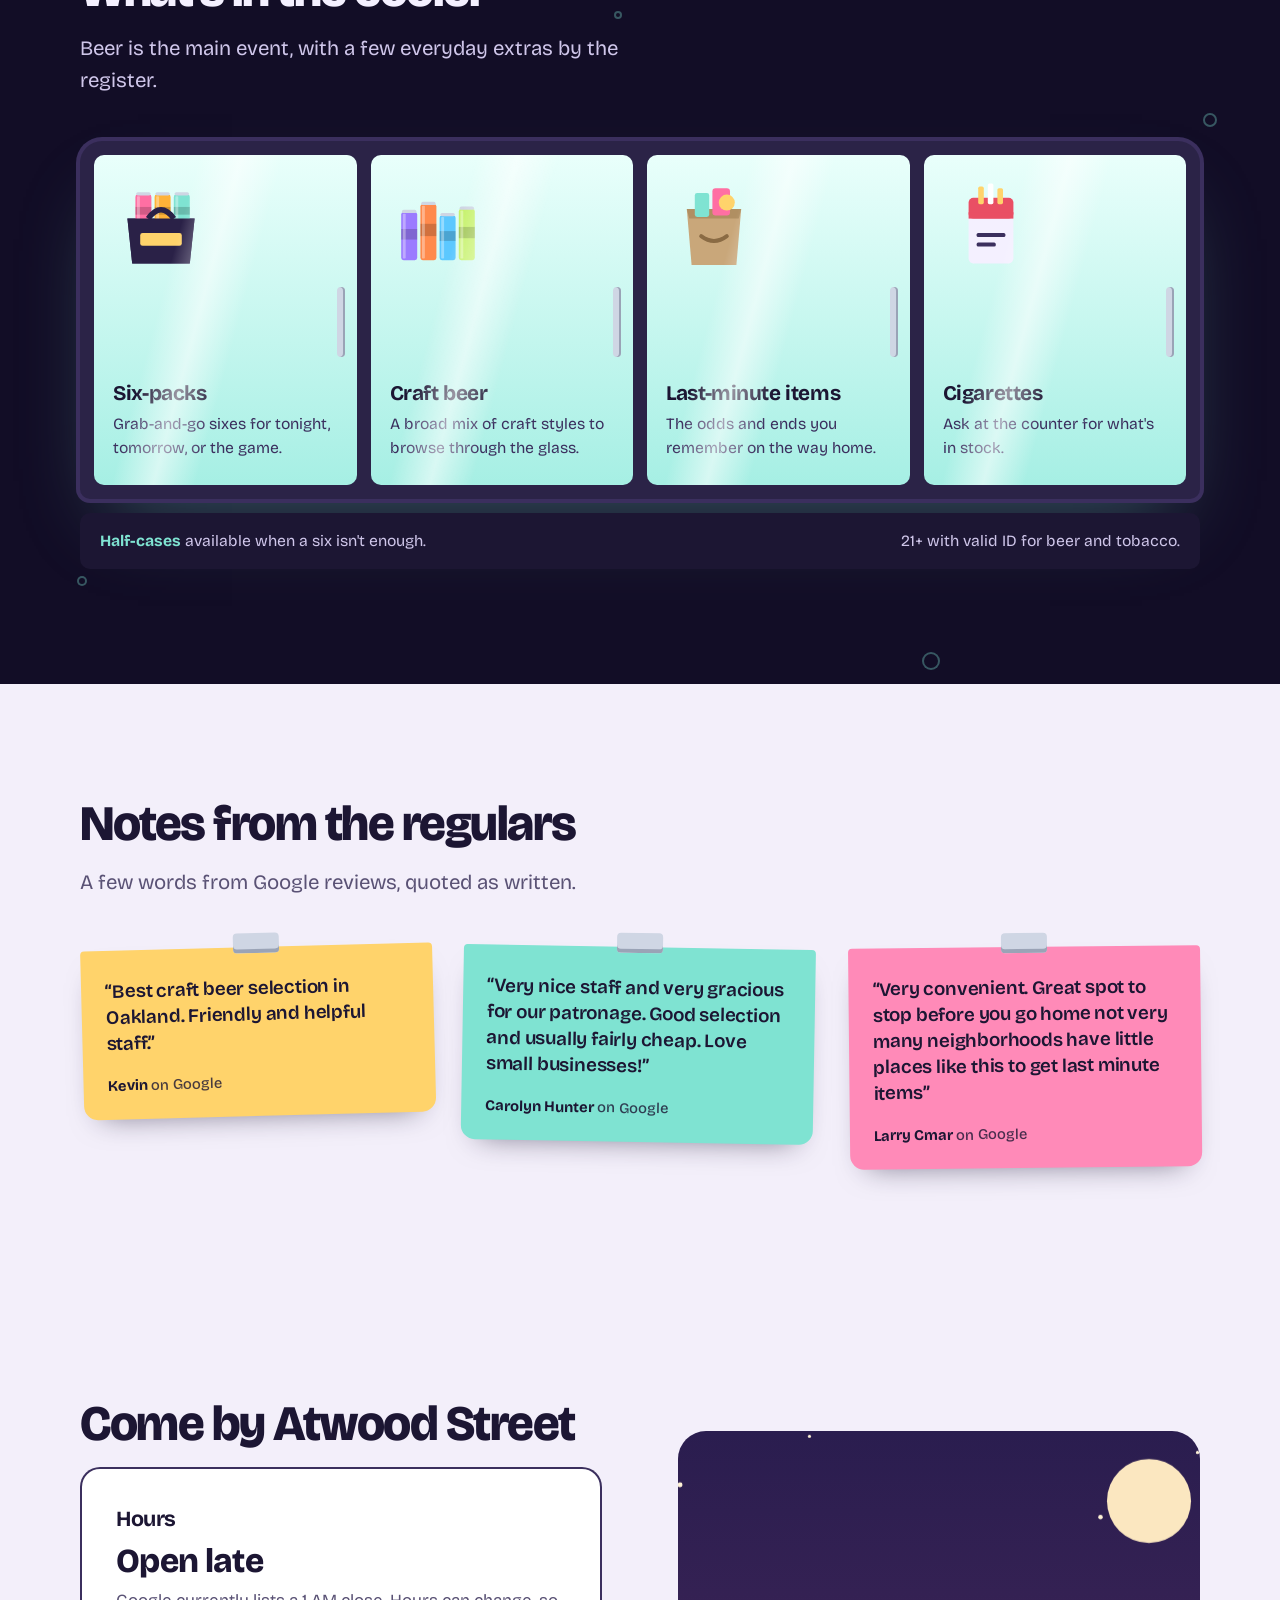
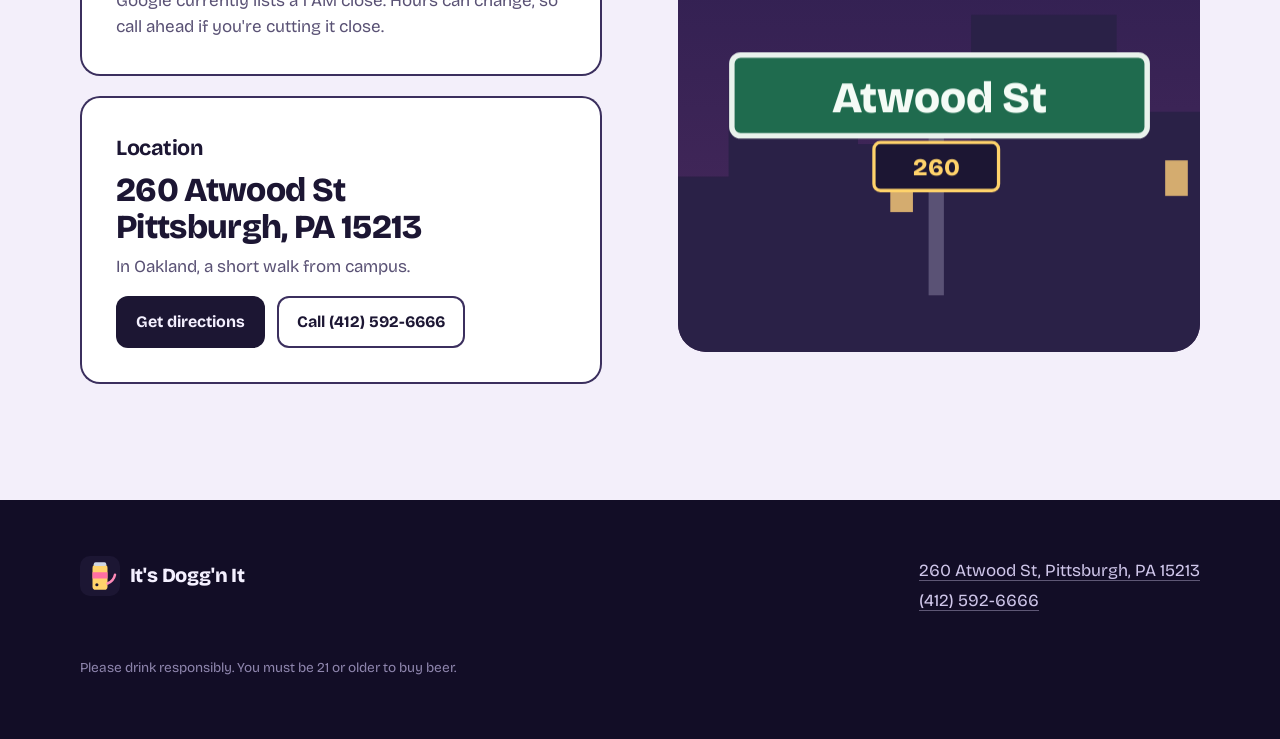
<file: demos/its-doggin-it/index.html>
<!doctype html>
<html lang="en">
<head>
  <meta name="robots" content="noindex, nofollow">
<meta charset="utf-8">
<meta name="viewport" content="width=device-width, initial-scale=1, viewport-fit=cover">
<title>It's Dogg'n It | Beer Shop on Atwood St, Oakland, Pittsburgh</title>
<meta name="description" content="It's Dogg'n It is a small beer shop at 260 Atwood St in Oakland, Pittsburgh: craft beer six-packs, half-cases, cigarettes, last-minute items, and an ATM. Open late. Call (412) 592-6666.">
<meta name="theme-color" content="#1c1633">
<link rel="icon" href="data:image/svg+xml,%3Csvg xmlns='http://www.w3.org/2000/svg' viewBox='0 0 64 64'%3E%3Crect width='64' height='64' rx='16' fill='%231c1633'/%3E%3Crect x='20' y='14' width='24' height='40' rx='5' fill='%23ffd36b'/%3E%3Crect x='22' y='10' width='20' height='6' rx='3' fill='%23cfd6e4'/%3E%3Crect x='20' y='26' width='24' height='10' fill='%23ff6fa3'/%3E%3Cpath d='M44 44 Q54 40 56 30' stroke='%23ff8ab8' stroke-width='4' fill='none' stroke-linecap='round'/%3E%3C/svg%3E">
<meta property="og:type" content="website">
<meta property="og:title" content="It's Dogg'n It | Beer shop on Atwood St, Oakland">
<meta property="og:description" content="Craft six-packs, half-cases and last-minute runs at 260 Atwood St, Pittsburgh. Open late.">
<meta property="og:locale" content="en_US">
<meta name="twitter:card" content="summary">
<meta name="twitter:title" content="It's Dogg'n It | Beer shop on Atwood St, Oakland">
<meta name="twitter:description" content="Craft six-packs, half-cases and last-minute runs at 260 Atwood St, Pittsburgh. Open late.">
<link rel="preconnect" href="https://fonts.googleapis.com">
<link rel="preconnect" href="https://fonts.gstatic.com" crossorigin>
<link href="https://fonts.googleapis.com/css2?family=Bricolage+Grotesque:opsz,wght@12..96,400..800&family=Yellowtail&display=swap" rel="stylesheet">
<script type="application/ld+json">
{
  "@context": "https://schema.org",
  "@type": "LiquorStore",
  "name": "It's Dogg'n It",
  "telephone": "+1-412-592-6666",
  "address": {
    "@type": "PostalAddress",
    "streetAddress": "260 Atwood St",
    "addressLocality": "Pittsburgh",
    "addressRegion": "PA",
    "postalCode": "15213",
    "addressCountry": "US"
  },
  "geo": { "@type": "GeoCoordinates", "latitude": 40.4397019, "longitude": -79.9560546 },
  "hasMap": "https://maps.app.goo.gl/U73mjxse4Q3h3LyR6",
  "amenityFeature": [{ "@type": "LocationFeatureSpecification", "name": "ATM", "value": true }]
}
</script>
<style>
:root{
  --night:#1c1633; --plum:#2a2147; --line:#3b2f5e; --amber:#ffd36b; --pink:#ff8ab8; --mint:#7fe3d2; --brick:#8c3b2e;
  --bg:#f3effa; --surface:#ffffff; --ink:#1c1633; --muted:#5a5275; --accent:#8c3b2e; --tag:#ffd36b;
  --display:"Bricolage Grotesque", ui-sans-serif, system-ui, -apple-system, "Segoe UI", sans-serif;
  --script:"Yellowtail", "Brush Script MT", cursive;
  box-sizing:border-box;
  padding-top:env(safe-area-inset-top,0px);
  padding-bottom:env(safe-area-inset-bottom,0px);
}
@media (prefers-color-scheme:dark){
  :root:not([data-theme="light"]){ --bg:#17122b; --surface:#221b3d; --ink:#f4f0ff; --muted:#b9b0d6; --accent:#ffd36b; }
}
:root[data-theme="dark"]{ --bg:#17122b; --surface:#221b3d; --ink:#f4f0ff; --muted:#b9b0d6; --accent:#ffd36b; }
*,*::before,*::after{box-sizing:inherit}
html{scroll-padding-top:env(safe-area-inset-top,0px);-webkit-text-size-adjust:100%}
body{margin:0;background:var(--bg);color:var(--ink);font-family:var(--display);font-size:1.0625rem;line-height:1.55;font-optical-sizing:auto}
img,svg{max-width:100%}
a{color:inherit}
:focus-visible{outline:3px solid var(--amber);outline-offset:3px;border-radius:6px}
.sr-only{position:absolute;width:1px;height:1px;overflow:hidden;clip:rect(0 0 0 0);white-space:nowrap}
.skip{position:absolute;left:1rem;top:-4rem;background:var(--amber);color:var(--night);padding:.6rem 1rem;border-radius:8px;z-index:50;font-weight:700}
.skip:focus{top:1rem}
.wrap{width:min(1120px,100% - 2.5rem);margin-inline:auto}

/* header */
.top{position:absolute;inset:0 0 auto 0;z-index:5;display:flex;align-items:center;justify-content:space-between;padding:1rem clamp(1.25rem,4vw,3rem);color:#f4f0ff}
.brand{display:flex;align-items:center;gap:.6rem;text-decoration:none;font-weight:800;letter-spacing:-.01em;font-size:1.05rem}
.brand .logo{width:40px;height:40px}
.top nav{display:flex;gap:1.4rem;align-items:center}
.top nav a{text-decoration:none;font-weight:600;font-size:.95rem;opacity:.85}
.top nav a:hover{opacity:1;text-decoration:underline;text-underline-offset:4px}
.top .pill{opacity:1;background:var(--amber);color:var(--night);padding:.5rem .9rem;border-radius:999px}

/* hero */
.hero{position:relative;height:100svh;min-height:600px;max-height:1100px;overflow:hidden;background:linear-gradient(#120d26 0%,#2a1d4f 55%,#4a2a5c 100%);color:#f4f0ff;isolation:isolate}
.drift{position:absolute;inset:0;animation:drift 38s ease-in-out infinite alternate;transform-origin:55% 70%}
.layer{position:absolute;inset:0;will-change:transform}
.layer-svg{position:absolute;inset:0;width:100%;height:100%;display:block;max-width:none}
.hero::after{content:"";position:absolute;inset:0;z-index:1;pointer-events:none;
  background:linear-gradient(90deg,rgba(18,13,38,.86) 0%,rgba(18,13,38,.55) 30%,rgba(18,13,38,0) 52%),linear-gradient(0deg,rgba(18,13,38,.75) 0%,rgba(18,13,38,0) 28%)}
.hero-copy{position:absolute;z-index:2;left:clamp(1.25rem,5vw,4.5rem);bottom:clamp(2.5rem,9vh,6rem);max-width:30rem;will-change:transform}
.hero h1{font-size:clamp(2.4rem,5.2vw,4.25rem);line-height:.98;letter-spacing:-.035em;font-weight:800;margin:0 0 1rem;font-variation-settings:"opsz" 96}
.hero p{font-size:clamp(1.02rem,1.4vw,1.15rem);color:#e3dcf7;margin:0 0 1.6rem;max-width:26rem}
.actions{display:flex;flex-wrap:wrap;gap:.75rem}
.btn{display:inline-flex;align-items:center;gap:.5rem;padding:.85rem 1.25rem;border-radius:12px;font-weight:700;text-decoration:none;font-size:1rem;transition:transform .15s ease, background .15s}
.btn svg{width:18px;height:18px;flex:none}
.btn-primary{background:var(--amber);color:var(--night)}
.btn-ghost{background:rgba(255,255,255,.08);color:#f4f0ff;box-shadow:inset 0 0 0 2px rgba(244,240,255,.45)}
.btn:hover{transform:translateY(-2px)}
.btn:active{transform:translateY(0)}

/* scene motion */
.tw{animation:twinkle 4s ease-in-out infinite}
.winflick{animation:flick 9s steps(1) infinite}
.tv{animation:tv 2.6s steps(6) infinite}
.sign-its{animation:neonfail 7s linear infinite}
.sign-main{animation:hum 3.5s ease-in-out infinite}
.neon-glow{animation:hum 3.5s ease-in-out infinite}
.glare{animation:glare 11s ease-in-out infinite}
.bulb,.lampcone{animation:hum 5s ease-in-out infinite}
.dog{animation:walk 46s linear infinite}
.dog .l1{animation:leg .5s ease-in-out infinite alternate;transform-box:fill-box;transform-origin:top}
.dog .l2{animation:leg .5s ease-in-out infinite alternate-reverse;transform-box:fill-box;transform-origin:top}
.dog .tail{animation:wag .35s ease-in-out infinite alternate;transform-box:fill-box;transform-origin:100% 100%}
@keyframes drift{from{transform:scale(1.04) translate3d(-.8%,0,0)}to{transform:scale(1.09) translate3d(.8%,-1%,0)}}
@keyframes twinkle{50%{opacity:.25}}
@keyframes flick{0%,100%{opacity:.85}62%{opacity:.2}64%{opacity:.85}}
@keyframes tv{0%{fill:#5cc8ff;opacity:.7}33%{fill:#9b7bff;opacity:.55}66%{fill:#7fe3d2;opacity:.75}}
@keyframes neonfail{0%,70%,74%,78%,100%{opacity:1}72%,76%{opacity:.15}}
@keyframes hum{50%{opacity:.82}}
@keyframes glare{0%,60%{transform:skewX(-18deg) translateX(0)}100%{transform:skewX(-18deg) translateX(560px)}}
@keyframes walk{from{transform:translateX(-160px)}to{transform:translateX(1760px)}}
@keyframes leg{from{transform:rotate(-18deg)}to{transform:rotate(18deg)}}
@keyframes wag{from{transform:rotate(-14deg)}to{transform:rotate(16deg)}}

/* sections */
section{padding-block:clamp(4rem,9vw,7.5rem)}
h2{font-size:clamp(2rem,4vw,3.1rem);line-height:1.02;letter-spacing:-.03em;margin:0 0 1.1rem;font-weight:800;font-variation-settings:"opsz" 96}
.lede{font-size:clamp(1.1rem,1.6vw,1.3rem);max-width:38rem;color:var(--muted);margin:0}
.about{display:grid;grid-template-columns:1.1fr .9fr;gap:clamp(2rem,6vw,5rem);align-items:center}
.about p{max-width:36rem}
.script{font-family:var(--script);font-weight:400;color:var(--accent);font-size:clamp(2.6rem,6vw,4.6rem);line-height:1;letter-spacing:0;transform:rotate(-4deg);display:inline-block}
.facts{margin:0;padding:0;list-style:none;display:grid;gap:1rem}
.facts li{display:grid;grid-template-columns:2.5rem 1fr;gap:.9rem;align-items:start}
.facts .ic{width:2.5rem;height:2.5rem;border-radius:50%;background:var(--surface);display:grid;place-items:center;box-shadow:inset 0 0 0 2px var(--line)}
.facts .ic svg{width:1.3rem;height:1.3rem}
.facts strong{display:block;font-size:1.05rem}
.facts span{color:var(--muted)}

/* cooler */
.cooler-sec{background:#120d26;color:#f4f0ff;position:relative;overflow:hidden}
.cooler-sec .lede{color:#cfc6ea}
.cooler{margin-top:2.75rem;background:#2b2347;border-radius:22px 22px 10px 10px;padding:14px;box-shadow:0 0 0 4px #3b2f5e,0 40px 80px -30px rgba(127,227,210,.35);display:grid;grid-template-columns:repeat(4,1fr);gap:14px}
.door{position:relative;border-radius:10px;padding:1.4rem 1.2rem 1.5rem;background:linear-gradient(180deg,#e9fffb 0%,#a6efe4 100%);color:var(--night);min-height:330px;display:flex;flex-direction:column;overflow:hidden}
.door::before{content:"";position:absolute;inset:0;background:linear-gradient(105deg,transparent 30%,rgba(255,255,255,.55) 42%,transparent 54%);pointer-events:none}
.door::after{content:"";position:absolute;right:12px;top:40%;width:8px;height:70px;border-radius:4px;background:#cfd6e4;box-shadow:inset -2px 0 0 #9aa3b6}
.door svg{width:96px;height:96px;margin-bottom:auto}
.door h3{font-size:1.3rem;letter-spacing:-.02em;margin:1.2rem 0 .35rem;line-height:1.1}
.door p{margin:0;font-size:.98rem;color:#3b2f5e;max-width:15rem}
.cooler-base{display:flex;flex-wrap:wrap;justify-content:space-between;gap:1rem;margin-top:14px;padding:1rem 1.25rem;border-radius:10px;background:#1c1633;color:#cfc6ea;font-size:.98rem}
.cooler-base b{color:var(--mint)}
.bubbles{position:absolute;inset:0;pointer-events:none}
.bubbles span{position:absolute;bottom:-20px;width:10px;height:10px;border-radius:50%;box-shadow:inset 0 0 0 2px rgba(127,227,210,.35)}

/* reviews */
.talkers{display:grid;grid-template-columns:repeat(3,1fr);gap:clamp(1rem,2.5vw,2rem);margin-top:3rem;align-items:start}
.talker{position:relative;margin:0;background:var(--tag);color:var(--night);padding:1.75rem 1.5rem 1.4rem;border-radius:4px 4px 14px 14px;transform:rotate(var(--r,0deg));transform-origin:top center;box-shadow:0 14px 30px -18px rgba(28,22,51,.6)}
.talker::before{content:"";position:absolute;top:-14px;left:50%;width:46px;height:20px;transform:translateX(-50%);background:#cfd6e4;border-radius:4px;box-shadow:inset 0 -4px 0 #9aa3b6}
.talker:nth-child(1){--r:-1.5deg}.talker:nth-child(2){--r:1deg;background:var(--mint)}.talker:nth-child(3){--r:-.6deg;background:var(--pink)}
.talker blockquote{margin:0;font-size:1.18rem;line-height:1.38;font-weight:600;letter-spacing:-.01em}
.talker figcaption{margin-top:1.1rem;font-size:.92rem;font-weight:700}
.talker figcaption span{font-weight:500;opacity:.8}
.src{margin-top:1.75rem;color:var(--muted);font-size:.92rem}

/* visit */
.visit{display:grid;grid-template-columns:1fr 1fr;gap:clamp(2rem,6vw,5rem);align-items:center}
.card{background:var(--surface);border-radius:20px;padding:clamp(1.5rem,3vw,2.25rem);box-shadow:inset 0 0 0 2px var(--line)}
.card + .card{margin-top:1.25rem}
.card h3{margin:0 0 .4rem;font-size:1.35rem;letter-spacing:-.02em}
.card p{margin:0 0 1rem;color:var(--muted)}
.card p:last-child{margin-bottom:0}
.card .big{color:var(--ink);margin:0 0 .5rem}
.big{font-size:clamp(1.6rem,3vw,2.1rem);font-weight:800;letter-spacing:-.02em;line-height:1.1;color:var(--ink);text-decoration:none;display:inline-block;margin-bottom:.5rem}
a.big:hover{text-decoration:underline;text-underline-offset:5px}
.visit .btn-primary{background:var(--night);color:#f4f0ff}
@media (prefers-color-scheme:dark){:root:not([data-theme="light"]) .visit .btn-primary{background:var(--amber);color:var(--night)}}
:root[data-theme="dark"] .visit .btn-primary{background:var(--amber);color:var(--night)}
.signstage{position:relative;aspect-ratio:1/1;border-radius:28px;overflow:hidden;background:linear-gradient(#2a1d4f,#4a2a5c)}
.signstage .p{position:absolute;inset:-12% 0;will-change:transform}
.signstage .p svg{position:absolute;width:100%;height:100%}
.signstage .sign{inset:auto 6% 4% 6%;height:auto}
.signstage .sign svg{position:relative;height:auto}

footer{background:#120d26;color:#cfc6ea;padding:3.5rem 0 3rem}
.foot{display:flex;flex-wrap:wrap;justify-content:space-between;gap:2rem;align-items:flex-start}
footer .brand{color:#f4f0ff;font-size:1.25rem}
footer address{font-style:normal;line-height:1.8}
footer a{text-decoration-color:rgba(207,198,234,.4);text-underline-offset:4px}
footer a:hover{color:#fff}
.fine{margin-top:2.5rem;font-size:.85rem;color:#8e85ad}

/* mobile bar */
.mbar{display:none}
@media (max-width:860px){
  .top nav a:not(.pill){display:none}
  .about,.visit{grid-template-columns:1fr}
  .cooler{grid-template-columns:1fr 1fr}
  .talkers{grid-template-columns:1fr;max-width:32rem;gap:2.25rem}
  .hero::after{background:linear-gradient(0deg,rgba(18,13,38,.95) 0%,rgba(18,13,38,.75) 38%,rgba(18,13,38,0) 62%)}
  .hero-copy{right:1.25rem;bottom:calc(5.5rem + env(safe-area-inset-bottom,0px))}
  .hero{background:linear-gradient(#120d26 0%,#2a1d4f 45%,#16122a 62%)}
  .hero .layer-svg{width:240%;left:-70%;right:auto;height:auto;aspect-ratio:16/9;top:auto;bottom:calc(15.5rem + env(safe-area-inset-bottom,0px))}
  .hero-copy .actions{display:none}
  .hero::after{background:linear-gradient(0deg,rgba(22,18,42,1) 0%,rgba(22,18,42,.9) 26%,rgba(22,18,42,0) 40%)}
  .signstage{max-width:420px}
  .mbar{display:grid;grid-template-columns:1fr 1fr;gap:.6rem;position:fixed;left:0;right:0;bottom:0;z-index:40;padding:.6rem .75rem calc(.6rem + env(safe-area-inset-bottom,0px));background:rgba(18,13,38,.94);backdrop-filter:blur(10px);-webkit-backdrop-filter:blur(10px);box-shadow:0 -1px 0 #3b2f5e}
  .mbar .btn{justify-content:center;padding:.8rem}
  body{padding-bottom:calc(4.5rem + env(safe-area-inset-bottom,0px))}
}
@media (max-width:520px){
  .cooler{grid-template-columns:1fr}
  .door{min-height:0;flex-direction:row;align-items:center;gap:1rem;padding:1.1rem 2.2rem 1.1rem 1rem}
  .door svg{width:72px;height:72px;margin:0;flex:none}
  .door h3{margin-top:0}
  .hero h1{font-size:2.35rem}
}
@media (prefers-reduced-motion:reduce){
  *,*::before,*::after{animation:none!important;transition:none!important;scroll-behavior:auto!important}
  .layer,.hero-copy,.signstage .p{transform:none!important}
  .dog{transform:translateX(1180px)}
}
</style>
</head>
<body>
<a class="skip" href="#main">Skip to content</a>

<header class="top">
  <a class="brand" href="#top" aria-label="It's Dogg'n It, home"><svg class="logo" viewBox="0 0 64 64" aria-hidden="true"><rect width="64" height="64" rx="16" fill="#1c1633"/><rect x="20" y="14" width="24" height="40" rx="5" fill="#ffd36b"/><rect x="22" y="10" width="20" height="6" rx="3" fill="#cfd6e4"/><rect x="20" y="26" width="24" height="10" fill="#ff6fa3"/><path d="M44 44 Q54 40 56 30" stroke="#ff8ab8" stroke-width="4" fill="none" stroke-linecap="round"/><circle cx="27" cy="46" r="2.5" fill="#1c1633"/></svg><span>It's Dogg'n It</span></a>
  <nav aria-label="Main">
    <a href="#shop">What's inside</a>
    <a href="#reviews">Reviews</a>
    <a href="#visit">Visit</a>
    <a class="pill" href="tel:+14125926666">Call</a>
  </nav>
</header>

<main id="main">
<div class="hero" id="top" data-parallax>
  <div class="drift">
    <div class="layer" data-speed="0.45"><svg class="layer-svg" viewBox="0 0 1600 900" preserveAspectRatio="xMidYMax slice" aria-hidden="true">
<defs><radialGradient id="moonglow"><stop offset="0" stop-color="#ffe9c2" stop-opacity=".55"/><stop offset="1" stop-color="#ffe9c2" stop-opacity="0"/></radialGradient></defs>
<g fill="#fff3d6"><circle class="tw" style="animation-delay:1.9s" cx="308" cy="212" r="0.8"/><circle class="tw" style="animation-delay:0.4s" cx="1097" cy="58" r="1.2"/><circle class="tw" style="animation-delay:3.5s" cx="1039" cy="119" r="0.8"/><circle class="tw" style="animation-delay:0.5s" cx="856" cy="45" r="1"/><circle class="tw" style="animation-delay:0.5s" cx="869" cy="40" r="0.8"/><circle class="tw" style="animation-delay:5.7s" cx="1291" cy="308" r="0.8"/><circle class="tw" style="animation-delay:3.5s" cx="812" cy="35" r="1"/><circle class="tw" style="animation-delay:0.3s" cx="272" cy="158" r="1.6"/><circle class="tw" style="animation-delay:0.9s" cx="241" cy="302" r="1.2"/><circle class="tw" style="animation-delay:3.4s" cx="1396" cy="102" r="0.8"/><circle class="tw" style="animation-delay:3.5s" cx="1308" cy="106" r="1.2"/><circle class="tw" style="animation-delay:0.6s" cx="1458" cy="42" r="0.8"/><circle class="tw" style="animation-delay:3.7s" cx="1016" cy="282" r="1.6"/><circle class="tw" style="animation-delay:4.7s" cx="953" cy="309" r="1.6"/><circle class="tw" style="animation-delay:2.2s" cx="508" cy="102" r="1"/><circle class="tw" style="animation-delay:0.5s" cx="614" cy="278" r="1.6"/><circle class="tw" style="animation-delay:5.3s" cx="1493" cy="239" r="1.2"/><circle class="tw" style="animation-delay:3.7s" cx="149" cy="70" r="1.6"/><circle class="tw" style="animation-delay:1.0s" cx="700" cy="87" r="1.6"/><circle class="tw" style="animation-delay:2.5s" cx="1368" cy="49" r="1.2"/><circle class="tw" style="animation-delay:2.0s" cx="717" cy="314" r="1.6"/><circle class="tw" style="animation-delay:3.5s" cx="934" cy="45" r="0.8"/><circle class="tw" style="animation-delay:5.7s" cx="970" cy="43" r="0.8"/><circle class="tw" style="animation-delay:4.4s" cx="634" cy="305" r="1.6"/><circle class="tw" style="animation-delay:1.7s" cx="790" cy="187" r="0.8"/><circle class="tw" style="animation-delay:5.6s" cx="727" cy="96" r="0.8"/><circle class="tw" style="animation-delay:3.0s" cx="446" cy="157" r="1"/><circle class="tw" style="animation-delay:4.4s" cx="814" cy="210" r="1.6"/><circle class="tw" style="animation-delay:0.5s" cx="919" cy="215" r="1.2"/><circle class="tw" style="animation-delay:5.3s" cx="881" cy="291" r="1.2"/><circle class="tw" style="animation-delay:4.2s" cx="734" cy="204" r="1"/><circle class="tw" style="animation-delay:0.9s" cx="360" cy="87" r="1"/><circle class="tw" style="animation-delay:4.0s" cx="24" cy="258" r="1"/><circle class="tw" style="animation-delay:1.6s" cx="8" cy="84" r="1.6"/><circle class="tw" style="animation-delay:3.2s" cx="1248" cy="299" r="1.2"/><circle class="tw" style="animation-delay:5.7s" cx="1414" cy="273" r="0.8"/><circle class="tw" style="animation-delay:2.7s" cx="1597" cy="296" r="1.6"/><circle class="tw" style="animation-delay:2.4s" cx="807" cy="63" r="1.6"/><circle class="tw" style="animation-delay:3.8s" cx="127" cy="107" r="0.8"/><circle class="tw" style="animation-delay:5.9s" cx="902" cy="93" r="0.8"/><circle class="tw" style="animation-delay:2.0s" cx="107" cy="62" r="0.8"/><circle class="tw" style="animation-delay:3.4s" cx="1098" cy="61" r="1.2"/><circle class="tw" style="animation-delay:3.7s" cx="144" cy="116" r="1.6"/><circle class="tw" style="animation-delay:0.9s" cx="516" cy="187" r="1.2"/><circle class="tw" style="animation-delay:2.8s" cx="236" cy="259" r="1.6"/><circle class="tw" style="animation-delay:2.9s" cx="638" cy="53" r="1"/><circle class="tw" style="animation-delay:0.6s" cx="701" cy="145" r="1.6"/><circle class="tw" style="animation-delay:5.0s" cx="330" cy="274" r="0.8"/><circle class="tw" style="animation-delay:1.2s" cx="1081" cy="195" r="1"/><circle class="tw" style="animation-delay:4.1s" cx="55" cy="280" r="1.2"/><circle class="tw" style="animation-delay:5.9s" cx="186" cy="143" r="1.2"/><circle class="tw" style="animation-delay:5.4s" cx="728" cy="124" r="1.2"/><circle class="tw" style="animation-delay:3.8s" cx="1255" cy="109" r="1"/><circle class="tw" style="animation-delay:4.9s" cx="1515" cy="126" r="1"/><circle class="tw" style="animation-delay:3.1s" cx="728" cy="24" r="0.8"/><circle class="tw" style="animation-delay:4.7s" cx="967" cy="142" r="1"/><circle class="tw" style="animation-delay:4.2s" cx="705" cy="238" r="1.2"/><circle class="tw" style="animation-delay:5.7s" cx="746" cy="51" r="1"/><circle class="tw" style="animation-delay:0.6s" cx="962" cy="110" r="1.2"/><circle class="tw" style="animation-delay:1.2s" cx="1278" cy="322" r="0.8"/><circle class="tw" style="animation-delay:2.9s" cx="1337" cy="186" r="0.8"/><circle class="tw" style="animation-delay:5.0s" cx="245" cy="208" r="1"/><circle class="tw" style="animation-delay:2.9s" cx="365" cy="232" r="1.2"/><circle class="tw" style="animation-delay:0.5s" cx="1478" cy="212" r="1.6"/><circle class="tw" style="animation-delay:2.4s" cx="173" cy="91" r="1"/><circle class="tw" style="animation-delay:6.0s" cx="56" cy="87" r="1.6"/><circle class="tw" style="animation-delay:4.8s" cx="299" cy="323" r="1.6"/><circle class="tw" style="animation-delay:3.9s" cx="717" cy="89" r="1"/><circle class="tw" style="animation-delay:0.1s" cx="1487" cy="62" r="1"/><circle class="tw" style="animation-delay:2.6s" cx="398" cy="118" r="0.8"/></g>
<circle cx="300" cy="150" r="120" fill="url(#moonglow)"/><circle cx="300" cy="150" r="38" fill="#fbe7c0"/><circle cx="314" cy="140" r="34" fill="#2a2150" opacity=".0"/>
<g fill="#1b1533" opacity=".9">
<path d="M1296 470 L1296 170 L1306 150 L1306 120 L1316 104 L1316 82 L1330 62 L1344 82 L1344 104 L1354 120 L1354 150 L1364 170 L1364 470 Z"/>
<rect x="1262" y="300" width="136" height="170"/>
<rect x="1278" y="230" width="104" height="80"/></g>
<g fill="#ffd27a" opacity=".55"><rect x="1312" y="140" width="3" height="10"/><rect x="1321" y="140" width="3" height="10"/><rect x="1330" y="140" width="3" height="10"/><rect x="1312" y="166" width="3" height="10"/><rect x="1321" y="166" width="3" height="10"/><rect x="1330" y="166" width="3" height="10"/><rect x="1312" y="192" width="3" height="10"/><rect x="1312" y="218" width="3" height="10"/><rect x="1321" y="244" width="3" height="10"/><rect x="1330" y="244" width="3" height="10"/><rect x="1339" y="244" width="3" height="10"/><rect x="1312" y="270" width="3" height="10"/><rect x="1330" y="270" width="3" height="10"/><rect x="1330" y="296" width="3" height="10"/><rect x="1330" y="322" width="3" height="10"/><rect x="1312" y="348" width="3" height="10"/><rect x="1321" y="348" width="3" height="10"/><rect x="1339" y="374" width="3" height="10"/><rect x="1339" y="452" width="3" height="10"/></g>
<rect x="-40" y="346" width="98" height="554" fill="#2f2550"/><polygon points="-44,346 9.0,314 62,346" fill="#2f2550"/><rect x="-24" y="372" width="18" height="30" rx="2" fill="#1a1430" opacity="1"/><rect x="12" y="372" width="18" height="30" rx="2" fill="#1a1430" opacity="1"/><rect x="-24" y="436" width="18" height="30" rx="2" fill="#ffcf7a" opacity="0.85"/><rect x="12" y="436" width="18" height="30" rx="2" fill="#1a1430" opacity="1"/><rect x="-24" y="500" width="18" height="30" rx="2" fill="#1a1430" opacity="1"/><rect x="12" y="500" width="18" height="30" rx="2" fill="#1a1430" opacity="1"/><rect x="-24" y="564" width="18" height="30" rx="2" fill="#1a1430" opacity="1"/><rect x="12" y="564" width="18" height="30" rx="2" fill="#1a1430" opacity="1"/><rect x="-24" y="628" width="18" height="30" rx="2" fill="#ffcf7a" opacity="0.85"/><rect x="12" y="628" width="18" height="30" rx="2" fill="#1a1430" opacity="1"/><rect x="-24" y="692" width="18" height="30" rx="2" fill="#ffcf7a" opacity="0.85"/><rect x="12" y="692" width="18" height="30" rx="2" fill="#ffcf7a" opacity="0.85"/><rect x="60" y="427" width="90" height="473" fill="#251d40"/><polygon points="56,427 105.0,396 154,427" fill="#251d40"/><rect x="76" y="453" width="18" height="30" rx="2" fill="#1a1430" opacity="1"/><rect x="112" y="453" width="18" height="30" rx="2" fill="#1a1430" opacity="1"/><rect x="76" y="517" width="18" height="30" rx="2" fill="#1a1430" opacity="1"/><rect x="112" y="517" width="18" height="30" rx="2" fill="#1a1430" opacity="1"/><rect x="76" y="581" width="18" height="30" rx="2" fill="#1a1430" opacity="1"/><rect x="112" y="581" width="18" height="30" rx="2" fill="#1a1430" opacity="1"/><rect x="76" y="645" width="18" height="30" rx="2" fill="#1a1430" opacity="1"/><rect x="112" y="645" width="18" height="30" rx="2" fill="#1a1430" opacity="1"/><rect x="152" y="404" width="150" height="496" fill="#2a2147"/><polygon points="148,404 227.0,369 306,404" fill="#2a2147"/><rect x="168" y="430" width="18" height="30" rx="2" fill="#1a1430" opacity="1"/><rect x="204" y="430" width="18" height="30" rx="2" fill="#ffcf7a" opacity="0.85"/><rect x="240" y="430" width="18" height="30" rx="2" fill="#1a1430" opacity="1"/><rect x="168" y="494" width="18" height="30" rx="2" fill="#ffcf7a" opacity="0.85"/><rect x="204" y="494" width="18" height="30" rx="2" fill="#1a1430" opacity="1"/><rect x="240" y="494" width="18" height="30" rx="2" fill="#1a1430" opacity="1"/><rect x="168" y="558" width="18" height="30" rx="2" fill="#1a1430" opacity="1"/><rect x="204" y="558" width="18" height="30" rx="2" fill="#1a1430" opacity="1"/><rect x="240" y="558" width="18" height="30" rx="2" fill="#1a1430" opacity="1"/><rect x="168" y="622" width="18" height="30" rx="2" fill="#1a1430" opacity="1"/><rect x="204" y="622" width="18" height="30" rx="2" fill="#ffcf7a" opacity="0.85"/><rect x="240" y="622" width="18" height="30" rx="2" fill="#1a1430" opacity="1"/><rect x="168" y="686" width="18" height="30" rx="2" fill="#1a1430" opacity="1"/><rect x="204" y="686" width="18" height="30" rx="2" fill="#1a1430" opacity="1"/><rect x="240" y="686" width="18" height="30" rx="2" fill="#1a1430" opacity="1"/><rect x="304" y="338" width="144" height="562" fill="#2f2550"/><polygon points="300,338 376.0,308 452,338" fill="#2f2550"/><rect x="320" y="364" width="18" height="30" rx="2" fill="#1a1430" opacity="1"/><rect x="356" y="364" width="18" height="30" rx="2" fill="#ffcf7a" opacity="0.85"/><rect x="392" y="364" width="18" height="30" rx="2" fill="#1a1430" opacity="1"/><rect x="320" y="428" width="18" height="30" rx="2" fill="#1a1430" opacity="1"/><rect x="356" y="428" width="18" height="30" rx="2" fill="#1a1430" opacity="1"/><rect x="392" y="428" width="18" height="30" rx="2" fill="#1a1430" opacity="1"/><rect x="320" y="492" width="18" height="30" rx="2" fill="#1a1430" opacity="1"/><rect x="356" y="492" width="18" height="30" rx="2" fill="#1a1430" opacity="1"/><rect x="392" y="492" width="18" height="30" rx="2" fill="#1a1430" opacity="1"/><rect x="320" y="556" width="18" height="30" rx="2" fill="#1a1430" opacity="1"/><rect x="356" y="556" width="18" height="30" rx="2" fill="#1a1430" opacity="1"/><rect x="392" y="556" width="18" height="30" rx="2" fill="#ffcf7a" opacity="0.85" class=winflick/><rect x="320" y="620" width="18" height="30" rx="2" fill="#1a1430" opacity="1"/><rect x="356" y="620" width="18" height="30" rx="2" fill="#1a1430" opacity="1"/><rect x="392" y="620" width="18" height="30" rx="2" fill="#1a1430" opacity="1"/><rect x="320" y="684" width="18" height="30" rx="2" fill="#1a1430" opacity="1"/><rect x="356" y="684" width="18" height="30" rx="2" fill="#ffcf7a" opacity="0.85"/><rect x="392" y="684" width="18" height="30" rx="2" fill="#1a1430" opacity="1"/><rect x="450" y="381" width="139" height="519" fill="#251d40"/><rect x="446" y="373" width="147" height="10" fill="#1d1736"/><rect x="466" y="407" width="18" height="30" rx="2" fill="#1a1430" opacity="1"/><rect x="502" y="407" width="18" height="30" rx="2" fill="#1a1430" opacity="1"/><rect x="538" y="407" width="18" height="30" rx="2" fill="#1a1430" opacity="1"/><rect x="466" y="471" width="18" height="30" rx="2" fill="#1a1430" opacity="1"/><rect x="502" y="471" width="18" height="30" rx="2" fill="#1a1430" opacity="1"/><rect x="538" y="471" width="18" height="30" rx="2" fill="#1a1430" opacity="1"/><rect x="466" y="535" width="18" height="30" rx="2" fill="#1a1430" opacity="1"/><rect x="502" y="535" width="18" height="30" rx="2" fill="#1a1430" opacity="1"/><rect x="538" y="535" width="18" height="30" rx="2" fill="#1a1430" opacity="1"/><rect x="466" y="599" width="18" height="30" rx="2" fill="#1a1430" opacity="1"/><rect x="502" y="599" width="18" height="30" rx="2" fill="#1a1430" opacity="1"/><rect x="538" y="599" width="18" height="30" rx="2" fill="#1a1430" opacity="1"/><rect x="466" y="663" width="18" height="30" rx="2" fill="#1a1430" opacity="1"/><rect x="502" y="663" width="18" height="30" rx="2" fill="#1a1430" opacity="1"/><rect x="538" y="663" width="18" height="30" rx="2" fill="#ffcf7a" opacity="0.85"/><rect x="1110" y="344" width="145" height="556" fill="#2a2147"/><polygon points="1106,344 1182.5,321 1259,344" fill="#2a2147"/><rect x="1126" y="370" width="18" height="30" rx="2" fill="#1a1430" opacity="1"/><rect x="1162" y="370" width="18" height="30" rx="2" fill="#1a1430" opacity="1"/><rect x="1198" y="370" width="18" height="30" rx="2" fill="#ffcf7a" opacity="0.85"/><rect x="1126" y="434" width="18" height="30" rx="2" fill="#1a1430" opacity="1"/><rect x="1162" y="434" width="18" height="30" rx="2" fill="#1a1430" opacity="1"/><rect x="1198" y="434" width="18" height="30" rx="2" fill="#ffcf7a" opacity="0.85"/><rect x="1126" y="498" width="18" height="30" rx="2" fill="#1a1430" opacity="1"/><rect x="1162" y="498" width="18" height="30" rx="2" fill="#1a1430" opacity="1"/><rect x="1198" y="498" width="18" height="30" rx="2" fill="#1a1430" opacity="1"/><rect x="1126" y="562" width="18" height="30" rx="2" fill="#1a1430" opacity="1"/><rect x="1162" y="562" width="18" height="30" rx="2" fill="#1a1430" opacity="1"/><rect x="1198" y="562" width="18" height="30" rx="2" fill="#1a1430" opacity="1"/><rect x="1126" y="626" width="18" height="30" rx="2" fill="#ffcf7a" opacity="0.85" class=winflick/><rect x="1162" y="626" width="18" height="30" rx="2" fill="#ffcf7a" opacity="0.85"/><rect x="1198" y="626" width="18" height="30" rx="2" fill="#ffcf7a" opacity="0.85"/><rect x="1126" y="690" width="18" height="30" rx="2" fill="#1a1430" opacity="1"/><rect x="1162" y="690" width="18" height="30" rx="2" fill="#1a1430" opacity="1"/><rect x="1198" y="690" width="18" height="30" rx="2" fill="#1a1430" opacity="1"/><rect x="1257" y="389" width="105" height="511" fill="#2a2147"/><polygon points="1253,389 1309.5,366 1366,389" fill="#2a2147"/><rect x="1273" y="415" width="18" height="30" rx="2" fill="#ffcf7a" opacity="0.85"/><rect x="1309" y="415" width="18" height="30" rx="2" fill="#1a1430" opacity="1"/><rect x="1273" y="479" width="18" height="30" rx="2" fill="#1a1430" opacity="1"/><rect x="1309" y="479" width="18" height="30" rx="2" fill="#ffcf7a" opacity="0.85"/><rect x="1273" y="543" width="18" height="30" rx="2" fill="#1a1430" opacity="1"/><rect x="1309" y="543" width="18" height="30" rx="2" fill="#1a1430" opacity="1"/><rect x="1273" y="607" width="18" height="30" rx="2" fill="#1a1430" opacity="1"/><rect x="1309" y="607" width="18" height="30" rx="2" fill="#1a1430" opacity="1"/><rect x="1273" y="671" width="18" height="30" rx="2" fill="#1a1430" opacity="1"/><rect x="1309" y="671" width="18" height="30" rx="2" fill="#1a1430" opacity="1"/><rect x="1364" y="444" width="144" height="456" fill="#2a2147"/><rect x="1360" y="436" width="152" height="10" fill="#1d1736"/><rect x="1380" y="470" width="18" height="30" rx="2" fill="#1a1430" opacity="1"/><rect x="1416" y="470" width="18" height="30" rx="2" fill="#1a1430" opacity="1"/><rect x="1452" y="470" width="18" height="30" rx="2" fill="#1a1430" opacity="1"/><rect x="1380" y="534" width="18" height="30" rx="2" fill="#ffcf7a" opacity="0.85"/><rect x="1416" y="534" width="18" height="30" rx="2" fill="#1a1430" opacity="1"/><rect x="1452" y="534" width="18" height="30" rx="2" fill="#1a1430" opacity="1"/><rect x="1380" y="598" width="18" height="30" rx="2" fill="#1a1430" opacity="1"/><rect x="1416" y="598" width="18" height="30" rx="2" fill="#1a1430" opacity="1"/><rect x="1452" y="598" width="18" height="30" rx="2" fill="#1a1430" opacity="1"/><rect x="1380" y="662" width="18" height="30" rx="2" fill="#1a1430" opacity="1"/><rect x="1416" y="662" width="18" height="30" rx="2" fill="#1a1430" opacity="1"/><rect x="1452" y="662" width="18" height="30" rx="2" fill="#1a1430" opacity="1"/><rect x="1510" y="446" width="125" height="454" fill="#2f2550"/><rect x="1506" y="438" width="133" height="10" fill="#1d1736"/><rect x="1526" y="472" width="18" height="30" rx="2" fill="#1a1430" opacity="1"/><rect x="1562" y="472" width="18" height="30" rx="2" fill="#1a1430" opacity="1"/><rect x="1598" y="472" width="18" height="30" rx="2" fill="#1a1430" opacity="1"/><rect x="1526" y="536" width="18" height="30" rx="2" fill="#1a1430" opacity="1"/><rect x="1562" y="536" width="18" height="30" rx="2" fill="#1a1430" opacity="1"/><rect x="1598" y="536" width="18" height="30" rx="2" fill="#1a1430" opacity="1"/><rect x="1526" y="600" width="18" height="30" rx="2" fill="#1a1430" opacity="1"/><rect x="1562" y="600" width="18" height="30" rx="2" fill="#ffcf7a" opacity="0.85"/><rect x="1598" y="600" width="18" height="30" rx="2" fill="#1a1430" opacity="1"/><rect x="1526" y="664" width="18" height="30" rx="2" fill="#1a1430" opacity="1"/><rect x="1562" y="664" width="18" height="30" rx="2" fill="#1a1430" opacity="1"/><rect x="1598" y="664" width="18" height="30" rx="2" fill="#1a1430" opacity="1"/><rect x="1637" y="409" width="116" height="491" fill="#251d40"/><polygon points="1633,409 1695.0,375 1757,409" fill="#251d40"/><rect x="1653" y="435" width="18" height="30" rx="2" fill="#1a1430" opacity="1"/><rect x="1689" y="435" width="18" height="30" rx="2" fill="#1a1430" opacity="1"/><rect x="1725" y="435" width="18" height="30" rx="2" fill="#1a1430" opacity="1"/><rect x="1653" y="499" width="18" height="30" rx="2" fill="#1a1430" opacity="1"/><rect x="1689" y="499" width="18" height="30" rx="2" fill="#1a1430" opacity="1"/><rect x="1725" y="499" width="18" height="30" rx="2" fill="#ffcf7a" opacity="0.85"/><rect x="1653" y="563" width="18" height="30" rx="2" fill="#1a1430" opacity="1"/><rect x="1689" y="563" width="18" height="30" rx="2" fill="#ffcf7a" opacity="0.85"/><rect x="1725" y="563" width="18" height="30" rx="2" fill="#ffcf7a" opacity="0.85"/><rect x="1653" y="627" width="18" height="30" rx="2" fill="#1a1430" opacity="1"/><rect x="1689" y="627" width="18" height="30" rx="2" fill="#1a1430" opacity="1"/><rect x="1725" y="627" width="18" height="30" rx="2" fill="#1a1430" opacity="1"/><rect x="1653" y="691" width="18" height="30" rx="2" fill="#ffcf7a" opacity="0.85"/><rect x="1689" y="691" width="18" height="30" rx="2" fill="#1a1430" opacity="1"/><rect x="1725" y="691" width="18" height="30" rx="2" fill="#1a1430" opacity="1"/>
</svg></div>
    <div class="layer" data-speed="0.22"><svg class="layer-svg" viewBox="0 0 1600 900" preserveAspectRatio="xMidYMax slice" aria-hidden="true">
<defs>
<filter id="neon" x="-30%" y="-60%" width="160%" height="220%"><feGaussianBlur stdDeviation="6" result="b"/><feMerge><feMergeNode in="b"/><feMergeNode in="b"/><feMergeNode in="SourceGraphic"/></feMerge></filter>
<filter id="soft"><feGaussianBlur stdDeviation="18"/></filter>
<linearGradient id="coolerlight" x1="0" y1="0" x2="0" y2="1"><stop offset="0" stop-color="#eafffb"/><stop offset="1" stop-color="#8fe9dc"/></linearGradient>
<linearGradient id="glare" x1="0" y1="0" x2="1" y2="0"><stop offset="0" stop-color="#fff" stop-opacity="0"/><stop offset=".5" stop-color="#fff" stop-opacity=".35"/><stop offset="1" stop-color="#fff" stop-opacity="0"/></linearGradient>
<clipPath id="win"><rect x="560" y="440" width="300" height="350"/></clipPath>
</defs>
<rect x="360" y="230" width="170" height="670" fill="#3a2440"/><rect x="1070" y="250" width="170" height="650" fill="#352142"/>
<rect x="380" y="300" width="40" height="60" fill="#1a1430"/><rect x="460" y="300" width="40" height="60" fill="#ffcf7a" opacity=".7"/>
<rect x="1100" y="320" width="40" height="60" fill="#1a1430"/><rect x="1180" y="320" width="40" height="60" fill="#1a1430"/>
<rect x="520" y="120" width="560" height="780" fill="#8c3b2e"/><rect x="530" y="130" width="34" height="2" fill="#6e2b22" opacity=".55"/><rect x="570" y="130" width="34" height="2" fill="#6e2b22" opacity=".55"/><rect x="610" y="130" width="34" height="2" fill="#6e2b22" opacity=".55"/><rect x="650" y="130" width="34" height="2" fill="#6e2b22" opacity=".55"/><rect x="690" y="130" width="34" height="2" fill="#6e2b22" opacity=".55"/><rect x="730" y="130" width="34" height="2" fill="#6e2b22" opacity=".55"/><rect x="770" y="130" width="34" height="2" fill="#6e2b22" opacity=".55"/><rect x="810" y="130" width="34" height="2" fill="#6e2b22" opacity=".55"/><rect x="850" y="130" width="34" height="2" fill="#6e2b22" opacity=".55"/><rect x="890" y="130" width="34" height="2" fill="#6e2b22" opacity=".55"/><rect x="930" y="130" width="34" height="2" fill="#6e2b22" opacity=".55"/><rect x="970" y="130" width="34" height="2" fill="#6e2b22" opacity=".55"/><rect x="1010" y="130" width="34" height="2" fill="#6e2b22" opacity=".55"/><rect x="1050" y="130" width="34" height="2" fill="#6e2b22" opacity=".55"/><rect x="520" y="148" width="34" height="2" fill="#6e2b22" opacity=".55"/><rect x="560" y="148" width="34" height="2" fill="#6e2b22" opacity=".55"/><rect x="600" y="148" width="34" height="2" fill="#6e2b22" opacity=".55"/><rect x="640" y="148" width="34" height="2" fill="#6e2b22" opacity=".55"/><rect x="680" y="148" width="34" height="2" fill="#6e2b22" opacity=".55"/><rect x="720" y="148" width="34" height="2" fill="#6e2b22" opacity=".55"/><rect x="760" y="148" width="34" height="2" fill="#6e2b22" opacity=".55"/><rect x="800" y="148" width="34" height="2" fill="#6e2b22" opacity=".55"/><rect x="840" y="148" width="34" height="2" fill="#6e2b22" opacity=".55"/><rect x="880" y="148" width="34" height="2" fill="#6e2b22" opacity=".55"/><rect x="920" y="148" width="34" height="2" fill="#6e2b22" opacity=".55"/><rect x="960" y="148" width="34" height="2" fill="#6e2b22" opacity=".55"/><rect x="1000" y="148" width="34" height="2" fill="#6e2b22" opacity=".55"/><rect x="1040" y="148" width="34" height="2" fill="#6e2b22" opacity=".55"/><rect x="530" y="166" width="34" height="2" fill="#6e2b22" opacity=".55"/><rect x="570" y="166" width="34" height="2" fill="#6e2b22" opacity=".55"/><rect x="610" y="166" width="34" height="2" fill="#6e2b22" opacity=".55"/><rect x="650" y="166" width="34" height="2" fill="#6e2b22" opacity=".55"/><rect x="690" y="166" width="34" height="2" fill="#6e2b22" opacity=".55"/><rect x="730" y="166" width="34" height="2" fill="#6e2b22" opacity=".55"/><rect x="770" y="166" width="34" height="2" fill="#6e2b22" opacity=".55"/><rect x="810" y="166" width="34" height="2" fill="#6e2b22" opacity=".55"/><rect x="850" y="166" width="34" height="2" fill="#6e2b22" opacity=".55"/><rect x="890" y="166" width="34" height="2" fill="#6e2b22" opacity=".55"/><rect x="930" y="166" width="34" height="2" fill="#6e2b22" opacity=".55"/><rect x="970" y="166" width="34" height="2" fill="#6e2b22" opacity=".55"/><rect x="1010" y="166" width="34" height="2" fill="#6e2b22" opacity=".55"/><rect x="1050" y="166" width="34" height="2" fill="#6e2b22" opacity=".55"/><rect x="520" y="184" width="34" height="2" fill="#6e2b22" opacity=".55"/><rect x="560" y="184" width="34" height="2" fill="#6e2b22" opacity=".55"/><rect x="600" y="184" width="34" height="2" fill="#6e2b22" opacity=".55"/><rect x="640" y="184" width="34" height="2" fill="#6e2b22" opacity=".55"/><rect x="680" y="184" width="34" height="2" fill="#6e2b22" opacity=".55"/><rect x="720" y="184" width="34" height="2" fill="#6e2b22" opacity=".55"/><rect x="760" y="184" width="34" height="2" fill="#6e2b22" opacity=".55"/><rect x="800" y="184" width="34" height="2" fill="#6e2b22" opacity=".55"/><rect x="840" y="184" width="34" height="2" fill="#6e2b22" opacity=".55"/><rect x="880" y="184" width="34" height="2" fill="#6e2b22" opacity=".55"/><rect x="920" y="184" width="34" height="2" fill="#6e2b22" opacity=".55"/><rect x="960" y="184" width="34" height="2" fill="#6e2b22" opacity=".55"/><rect x="1000" y="184" width="34" height="2" fill="#6e2b22" opacity=".55"/><rect x="1040" y="184" width="34" height="2" fill="#6e2b22" opacity=".55"/><rect x="530" y="202" width="34" height="2" fill="#6e2b22" opacity=".55"/><rect x="570" y="202" width="34" height="2" fill="#6e2b22" opacity=".55"/><rect x="610" y="202" width="34" height="2" fill="#6e2b22" opacity=".55"/><rect x="650" y="202" width="34" height="2" fill="#6e2b22" opacity=".55"/><rect x="690" y="202" width="34" height="2" fill="#6e2b22" opacity=".55"/><rect x="730" y="202" width="34" height="2" fill="#6e2b22" opacity=".55"/><rect x="770" y="202" width="34" height="2" fill="#6e2b22" opacity=".55"/><rect x="810" y="202" width="34" height="2" fill="#6e2b22" opacity=".55"/><rect x="850" y="202" width="34" height="2" fill="#6e2b22" opacity=".55"/><rect x="890" y="202" width="34" height="2" fill="#6e2b22" opacity=".55"/><rect x="930" y="202" width="34" height="2" fill="#6e2b22" opacity=".55"/><rect x="970" y="202" width="34" height="2" fill="#6e2b22" opacity=".55"/><rect x="1010" y="202" width="34" height="2" fill="#6e2b22" opacity=".55"/><rect x="1050" y="202" width="34" height="2" fill="#6e2b22" opacity=".55"/><rect x="520" y="220" width="34" height="2" fill="#6e2b22" opacity=".55"/><rect x="560" y="220" width="34" height="2" fill="#6e2b22" opacity=".55"/><rect x="600" y="220" width="34" height="2" fill="#6e2b22" opacity=".55"/><rect x="640" y="220" width="34" height="2" fill="#6e2b22" opacity=".55"/><rect x="680" y="220" width="34" height="2" fill="#6e2b22" opacity=".55"/><rect x="720" y="220" width="34" height="2" fill="#6e2b22" opacity=".55"/><rect x="760" y="220" width="34" height="2" fill="#6e2b22" opacity=".55"/><rect x="800" y="220" width="34" height="2" fill="#6e2b22" opacity=".55"/><rect x="840" y="220" width="34" height="2" fill="#6e2b22" opacity=".55"/><rect x="880" y="220" width="34" height="2" fill="#6e2b22" opacity=".55"/><rect x="920" y="220" width="34" height="2" fill="#6e2b22" opacity=".55"/><rect x="960" y="220" width="34" height="2" fill="#6e2b22" opacity=".55"/><rect x="1000" y="220" width="34" height="2" fill="#6e2b22" opacity=".55"/><rect x="1040" y="220" width="34" height="2" fill="#6e2b22" opacity=".55"/><rect x="530" y="238" width="34" height="2" fill="#6e2b22" opacity=".55"/><rect x="570" y="238" width="34" height="2" fill="#6e2b22" opacity=".55"/><rect x="610" y="238" width="34" height="2" fill="#6e2b22" opacity=".55"/><rect x="650" y="238" width="34" height="2" fill="#6e2b22" opacity=".55"/><rect x="690" y="238" width="34" height="2" fill="#6e2b22" opacity=".55"/><rect x="730" y="238" width="34" height="2" fill="#6e2b22" opacity=".55"/><rect x="770" y="238" width="34" height="2" fill="#6e2b22" opacity=".55"/><rect x="810" y="238" width="34" height="2" fill="#6e2b22" opacity=".55"/><rect x="850" y="238" width="34" height="2" fill="#6e2b22" opacity=".55"/><rect x="890" y="238" width="34" height="2" fill="#6e2b22" opacity=".55"/><rect x="930" y="238" width="34" height="2" fill="#6e2b22" opacity=".55"/><rect x="970" y="238" width="34" height="2" fill="#6e2b22" opacity=".55"/><rect x="1010" y="238" width="34" height="2" fill="#6e2b22" opacity=".55"/><rect x="1050" y="238" width="34" height="2" fill="#6e2b22" opacity=".55"/><rect x="520" y="256" width="34" height="2" fill="#6e2b22" opacity=".55"/><rect x="560" y="256" width="34" height="2" fill="#6e2b22" opacity=".55"/><rect x="600" y="256" width="34" height="2" fill="#6e2b22" opacity=".55"/><rect x="640" y="256" width="34" height="2" fill="#6e2b22" opacity=".55"/><rect x="680" y="256" width="34" height="2" fill="#6e2b22" opacity=".55"/><rect x="720" y="256" width="34" height="2" fill="#6e2b22" opacity=".55"/><rect x="760" y="256" width="34" height="2" fill="#6e2b22" opacity=".55"/><rect x="800" y="256" width="34" height="2" fill="#6e2b22" opacity=".55"/><rect x="840" y="256" width="34" height="2" fill="#6e2b22" opacity=".55"/><rect x="880" y="256" width="34" height="2" fill="#6e2b22" opacity=".55"/><rect x="920" y="256" width="34" height="2" fill="#6e2b22" opacity=".55"/><rect x="960" y="256" width="34" height="2" fill="#6e2b22" opacity=".55"/><rect x="1000" y="256" width="34" height="2" fill="#6e2b22" opacity=".55"/><rect x="1040" y="256" width="34" height="2" fill="#6e2b22" opacity=".55"/><rect x="530" y="274" width="34" height="2" fill="#6e2b22" opacity=".55"/><rect x="570" y="274" width="34" height="2" fill="#6e2b22" opacity=".55"/><rect x="610" y="274" width="34" height="2" fill="#6e2b22" opacity=".55"/><rect x="650" y="274" width="34" height="2" fill="#6e2b22" opacity=".55"/><rect x="690" y="274" width="34" height="2" fill="#6e2b22" opacity=".55"/><rect x="730" y="274" width="34" height="2" fill="#6e2b22" opacity=".55"/><rect x="770" y="274" width="34" height="2" fill="#6e2b22" opacity=".55"/><rect x="810" y="274" width="34" height="2" fill="#6e2b22" opacity=".55"/><rect x="850" y="274" width="34" height="2" fill="#6e2b22" opacity=".55"/><rect x="890" y="274" width="34" height="2" fill="#6e2b22" opacity=".55"/><rect x="930" y="274" width="34" height="2" fill="#6e2b22" opacity=".55"/><rect x="970" y="274" width="34" height="2" fill="#6e2b22" opacity=".55"/><rect x="1010" y="274" width="34" height="2" fill="#6e2b22" opacity=".55"/><rect x="1050" y="274" width="34" height="2" fill="#6e2b22" opacity=".55"/><rect x="520" y="292" width="34" height="2" fill="#6e2b22" opacity=".55"/><rect x="560" y="292" width="34" height="2" fill="#6e2b22" opacity=".55"/><rect x="600" y="292" width="34" height="2" fill="#6e2b22" opacity=".55"/><rect x="640" y="292" width="34" height="2" fill="#6e2b22" opacity=".55"/><rect x="680" y="292" width="34" height="2" fill="#6e2b22" opacity=".55"/><rect x="720" y="292" width="34" height="2" fill="#6e2b22" opacity=".55"/><rect x="760" y="292" width="34" height="2" fill="#6e2b22" opacity=".55"/><rect x="800" y="292" width="34" height="2" fill="#6e2b22" opacity=".55"/><rect x="840" y="292" width="34" height="2" fill="#6e2b22" opacity=".55"/><rect x="880" y="292" width="34" height="2" fill="#6e2b22" opacity=".55"/><rect x="920" y="292" width="34" height="2" fill="#6e2b22" opacity=".55"/><rect x="960" y="292" width="34" height="2" fill="#6e2b22" opacity=".55"/><rect x="1000" y="292" width="34" height="2" fill="#6e2b22" opacity=".55"/><rect x="1040" y="292" width="34" height="2" fill="#6e2b22" opacity=".55"/><rect x="530" y="310" width="34" height="2" fill="#6e2b22" opacity=".55"/><rect x="570" y="310" width="34" height="2" fill="#6e2b22" opacity=".55"/><rect x="610" y="310" width="34" height="2" fill="#6e2b22" opacity=".55"/><rect x="650" y="310" width="34" height="2" fill="#6e2b22" opacity=".55"/><rect x="690" y="310" width="34" height="2" fill="#6e2b22" opacity=".55"/><rect x="730" y="310" width="34" height="2" fill="#6e2b22" opacity=".55"/><rect x="770" y="310" width="34" height="2" fill="#6e2b22" opacity=".55"/><rect x="810" y="310" width="34" height="2" fill="#6e2b22" opacity=".55"/><rect x="850" y="310" width="34" height="2" fill="#6e2b22" opacity=".55"/><rect x="890" y="310" width="34" height="2" fill="#6e2b22" opacity=".55"/><rect x="930" y="310" width="34" height="2" fill="#6e2b22" opacity=".55"/><rect x="970" y="310" width="34" height="2" fill="#6e2b22" opacity=".55"/><rect x="1010" y="310" width="34" height="2" fill="#6e2b22" opacity=".55"/><rect x="1050" y="310" width="34" height="2" fill="#6e2b22" opacity=".55"/><rect x="520" y="328" width="34" height="2" fill="#6e2b22" opacity=".55"/><rect x="560" y="328" width="34" height="2" fill="#6e2b22" opacity=".55"/><rect x="600" y="328" width="34" height="2" fill="#6e2b22" opacity=".55"/><rect x="640" y="328" width="34" height="2" fill="#6e2b22" opacity=".55"/><rect x="680" y="328" width="34" height="2" fill="#6e2b22" opacity=".55"/><rect x="720" y="328" width="34" height="2" fill="#6e2b22" opacity=".55"/><rect x="760" y="328" width="34" height="2" fill="#6e2b22" opacity=".55"/><rect x="800" y="328" width="34" height="2" fill="#6e2b22" opacity=".55"/><rect x="840" y="328" width="34" height="2" fill="#6e2b22" opacity=".55"/><rect x="880" y="328" width="34" height="2" fill="#6e2b22" opacity=".55"/><rect x="920" y="328" width="34" height="2" fill="#6e2b22" opacity=".55"/><rect x="960" y="328" width="34" height="2" fill="#6e2b22" opacity=".55"/><rect x="1000" y="328" width="34" height="2" fill="#6e2b22" opacity=".55"/><rect x="1040" y="328" width="34" height="2" fill="#6e2b22" opacity=".55"/><rect x="530" y="346" width="34" height="2" fill="#6e2b22" opacity=".55"/><rect x="570" y="346" width="34" height="2" fill="#6e2b22" opacity=".55"/><rect x="610" y="346" width="34" height="2" fill="#6e2b22" opacity=".55"/><rect x="650" y="346" width="34" height="2" fill="#6e2b22" opacity=".55"/><rect x="690" y="346" width="34" height="2" fill="#6e2b22" opacity=".55"/><rect x="730" y="346" width="34" height="2" fill="#6e2b22" opacity=".55"/><rect x="770" y="346" width="34" height="2" fill="#6e2b22" opacity=".55"/><rect x="810" y="346" width="34" height="2" fill="#6e2b22" opacity=".55"/><rect x="850" y="346" width="34" height="2" fill="#6e2b22" opacity=".55"/><rect x="890" y="346" width="34" height="2" fill="#6e2b22" opacity=".55"/><rect x="930" y="346" width="34" height="2" fill="#6e2b22" opacity=".55"/><rect x="970" y="346" width="34" height="2" fill="#6e2b22" opacity=".55"/><rect x="1010" y="346" width="34" height="2" fill="#6e2b22" opacity=".55"/><rect x="1050" y="346" width="34" height="2" fill="#6e2b22" opacity=".55"/><rect x="520" y="364" width="34" height="2" fill="#6e2b22" opacity=".55"/><rect x="560" y="364" width="34" height="2" fill="#6e2b22" opacity=".55"/><rect x="600" y="364" width="34" height="2" fill="#6e2b22" opacity=".55"/><rect x="640" y="364" width="34" height="2" fill="#6e2b22" opacity=".55"/><rect x="680" y="364" width="34" height="2" fill="#6e2b22" opacity=".55"/><rect x="720" y="364" width="34" height="2" fill="#6e2b22" opacity=".55"/><rect x="760" y="364" width="34" height="2" fill="#6e2b22" opacity=".55"/><rect x="800" y="364" width="34" height="2" fill="#6e2b22" opacity=".55"/><rect x="840" y="364" width="34" height="2" fill="#6e2b22" opacity=".55"/><rect x="880" y="364" width="34" height="2" fill="#6e2b22" opacity=".55"/><rect x="920" y="364" width="34" height="2" fill="#6e2b22" opacity=".55"/><rect x="960" y="364" width="34" height="2" fill="#6e2b22" opacity=".55"/><rect x="1000" y="364" width="34" height="2" fill="#6e2b22" opacity=".55"/><rect x="1040" y="364" width="34" height="2" fill="#6e2b22" opacity=".55"/><rect x="530" y="382" width="34" height="2" fill="#6e2b22" opacity=".55"/><rect x="570" y="382" width="34" height="2" fill="#6e2b22" opacity=".55"/><rect x="610" y="382" width="34" height="2" fill="#6e2b22" opacity=".55"/><rect x="650" y="382" width="34" height="2" fill="#6e2b22" opacity=".55"/><rect x="690" y="382" width="34" height="2" fill="#6e2b22" opacity=".55"/><rect x="730" y="382" width="34" height="2" fill="#6e2b22" opacity=".55"/><rect x="770" y="382" width="34" height="2" fill="#6e2b22" opacity=".55"/><rect x="810" y="382" width="34" height="2" fill="#6e2b22" opacity=".55"/><rect x="850" y="382" width="34" height="2" fill="#6e2b22" opacity=".55"/><rect x="890" y="382" width="34" height="2" fill="#6e2b22" opacity=".55"/><rect x="930" y="382" width="34" height="2" fill="#6e2b22" opacity=".55"/><rect x="970" y="382" width="34" height="2" fill="#6e2b22" opacity=".55"/><rect x="1010" y="382" width="34" height="2" fill="#6e2b22" opacity=".55"/><rect x="1050" y="382" width="34" height="2" fill="#6e2b22" opacity=".55"/><rect x="520" y="400" width="34" height="2" fill="#6e2b22" opacity=".55"/><rect x="560" y="400" width="34" height="2" fill="#6e2b22" opacity=".55"/><rect x="600" y="400" width="34" height="2" fill="#6e2b22" opacity=".55"/><rect x="640" y="400" width="34" height="2" fill="#6e2b22" opacity=".55"/><rect x="680" y="400" width="34" height="2" fill="#6e2b22" opacity=".55"/><rect x="720" y="400" width="34" height="2" fill="#6e2b22" opacity=".55"/><rect x="760" y="400" width="34" height="2" fill="#6e2b22" opacity=".55"/><rect x="800" y="400" width="34" height="2" fill="#6e2b22" opacity=".55"/><rect x="840" y="400" width="34" height="2" fill="#6e2b22" opacity=".55"/><rect x="880" y="400" width="34" height="2" fill="#6e2b22" opacity=".55"/><rect x="920" y="400" width="34" height="2" fill="#6e2b22" opacity=".55"/><rect x="960" y="400" width="34" height="2" fill="#6e2b22" opacity=".55"/><rect x="1000" y="400" width="34" height="2" fill="#6e2b22" opacity=".55"/><rect x="1040" y="400" width="34" height="2" fill="#6e2b22" opacity=".55"/><rect x="530" y="418" width="34" height="2" fill="#6e2b22" opacity=".55"/><rect x="570" y="418" width="34" height="2" fill="#6e2b22" opacity=".55"/><rect x="610" y="418" width="34" height="2" fill="#6e2b22" opacity=".55"/><rect x="650" y="418" width="34" height="2" fill="#6e2b22" opacity=".55"/><rect x="690" y="418" width="34" height="2" fill="#6e2b22" opacity=".55"/><rect x="730" y="418" width="34" height="2" fill="#6e2b22" opacity=".55"/><rect x="770" y="418" width="34" height="2" fill="#6e2b22" opacity=".55"/><rect x="810" y="418" width="34" height="2" fill="#6e2b22" opacity=".55"/><rect x="850" y="418" width="34" height="2" fill="#6e2b22" opacity=".55"/><rect x="890" y="418" width="34" height="2" fill="#6e2b22" opacity=".55"/><rect x="930" y="418" width="34" height="2" fill="#6e2b22" opacity=".55"/><rect x="970" y="418" width="34" height="2" fill="#6e2b22" opacity=".55"/><rect x="1010" y="418" width="34" height="2" fill="#6e2b22" opacity=".55"/><rect x="1050" y="418" width="34" height="2" fill="#6e2b22" opacity=".55"/><rect x="520" y="436" width="34" height="2" fill="#6e2b22" opacity=".55"/><rect x="560" y="436" width="34" height="2" fill="#6e2b22" opacity=".55"/><rect x="600" y="436" width="34" height="2" fill="#6e2b22" opacity=".55"/><rect x="640" y="436" width="34" height="2" fill="#6e2b22" opacity=".55"/><rect x="680" y="436" width="34" height="2" fill="#6e2b22" opacity=".55"/><rect x="720" y="436" width="34" height="2" fill="#6e2b22" opacity=".55"/><rect x="760" y="436" width="34" height="2" fill="#6e2b22" opacity=".55"/><rect x="800" y="436" width="34" height="2" fill="#6e2b22" opacity=".55"/><rect x="840" y="436" width="34" height="2" fill="#6e2b22" opacity=".55"/><rect x="880" y="436" width="34" height="2" fill="#6e2b22" opacity=".55"/><rect x="920" y="436" width="34" height="2" fill="#6e2b22" opacity=".55"/><rect x="960" y="436" width="34" height="2" fill="#6e2b22" opacity=".55"/><rect x="1000" y="436" width="34" height="2" fill="#6e2b22" opacity=".55"/><rect x="1040" y="436" width="34" height="2" fill="#6e2b22" opacity=".55"/><rect x="530" y="454" width="34" height="2" fill="#6e2b22" opacity=".55"/><rect x="570" y="454" width="34" height="2" fill="#6e2b22" opacity=".55"/><rect x="610" y="454" width="34" height="2" fill="#6e2b22" opacity=".55"/><rect x="650" y="454" width="34" height="2" fill="#6e2b22" opacity=".55"/><rect x="690" y="454" width="34" height="2" fill="#6e2b22" opacity=".55"/><rect x="730" y="454" width="34" height="2" fill="#6e2b22" opacity=".55"/><rect x="770" y="454" width="34" height="2" fill="#6e2b22" opacity=".55"/><rect x="810" y="454" width="34" height="2" fill="#6e2b22" opacity=".55"/><rect x="850" y="454" width="34" height="2" fill="#6e2b22" opacity=".55"/><rect x="890" y="454" width="34" height="2" fill="#6e2b22" opacity=".55"/><rect x="930" y="454" width="34" height="2" fill="#6e2b22" opacity=".55"/><rect x="970" y="454" width="34" height="2" fill="#6e2b22" opacity=".55"/><rect x="1010" y="454" width="34" height="2" fill="#6e2b22" opacity=".55"/><rect x="1050" y="454" width="34" height="2" fill="#6e2b22" opacity=".55"/><rect x="520" y="472" width="34" height="2" fill="#6e2b22" opacity=".55"/><rect x="560" y="472" width="34" height="2" fill="#6e2b22" opacity=".55"/><rect x="600" y="472" width="34" height="2" fill="#6e2b22" opacity=".55"/><rect x="640" y="472" width="34" height="2" fill="#6e2b22" opacity=".55"/><rect x="680" y="472" width="34" height="2" fill="#6e2b22" opacity=".55"/><rect x="720" y="472" width="34" height="2" fill="#6e2b22" opacity=".55"/><rect x="760" y="472" width="34" height="2" fill="#6e2b22" opacity=".55"/><rect x="800" y="472" width="34" height="2" fill="#6e2b22" opacity=".55"/><rect x="840" y="472" width="34" height="2" fill="#6e2b22" opacity=".55"/><rect x="880" y="472" width="34" height="2" fill="#6e2b22" opacity=".55"/><rect x="920" y="472" width="34" height="2" fill="#6e2b22" opacity=".55"/><rect x="960" y="472" width="34" height="2" fill="#6e2b22" opacity=".55"/><rect x="1000" y="472" width="34" height="2" fill="#6e2b22" opacity=".55"/><rect x="1040" y="472" width="34" height="2" fill="#6e2b22" opacity=".55"/><rect x="530" y="490" width="34" height="2" fill="#6e2b22" opacity=".55"/><rect x="570" y="490" width="34" height="2" fill="#6e2b22" opacity=".55"/><rect x="610" y="490" width="34" height="2" fill="#6e2b22" opacity=".55"/><rect x="650" y="490" width="34" height="2" fill="#6e2b22" opacity=".55"/><rect x="690" y="490" width="34" height="2" fill="#6e2b22" opacity=".55"/><rect x="730" y="490" width="34" height="2" fill="#6e2b22" opacity=".55"/><rect x="770" y="490" width="34" height="2" fill="#6e2b22" opacity=".55"/><rect x="810" y="490" width="34" height="2" fill="#6e2b22" opacity=".55"/><rect x="850" y="490" width="34" height="2" fill="#6e2b22" opacity=".55"/><rect x="890" y="490" width="34" height="2" fill="#6e2b22" opacity=".55"/><rect x="930" y="490" width="34" height="2" fill="#6e2b22" opacity=".55"/><rect x="970" y="490" width="34" height="2" fill="#6e2b22" opacity=".55"/><rect x="1010" y="490" width="34" height="2" fill="#6e2b22" opacity=".55"/><rect x="1050" y="490" width="34" height="2" fill="#6e2b22" opacity=".55"/><rect x="520" y="508" width="34" height="2" fill="#6e2b22" opacity=".55"/><rect x="560" y="508" width="34" height="2" fill="#6e2b22" opacity=".55"/><rect x="600" y="508" width="34" height="2" fill="#6e2b22" opacity=".55"/><rect x="640" y="508" width="34" height="2" fill="#6e2b22" opacity=".55"/><rect x="680" y="508" width="34" height="2" fill="#6e2b22" opacity=".55"/><rect x="720" y="508" width="34" height="2" fill="#6e2b22" opacity=".55"/><rect x="760" y="508" width="34" height="2" fill="#6e2b22" opacity=".55"/><rect x="800" y="508" width="34" height="2" fill="#6e2b22" opacity=".55"/><rect x="840" y="508" width="34" height="2" fill="#6e2b22" opacity=".55"/><rect x="880" y="508" width="34" height="2" fill="#6e2b22" opacity=".55"/><rect x="920" y="508" width="34" height="2" fill="#6e2b22" opacity=".55"/><rect x="960" y="508" width="34" height="2" fill="#6e2b22" opacity=".55"/><rect x="1000" y="508" width="34" height="2" fill="#6e2b22" opacity=".55"/><rect x="1040" y="508" width="34" height="2" fill="#6e2b22" opacity=".55"/><rect x="530" y="526" width="34" height="2" fill="#6e2b22" opacity=".55"/><rect x="570" y="526" width="34" height="2" fill="#6e2b22" opacity=".55"/><rect x="610" y="526" width="34" height="2" fill="#6e2b22" opacity=".55"/><rect x="650" y="526" width="34" height="2" fill="#6e2b22" opacity=".55"/><rect x="690" y="526" width="34" height="2" fill="#6e2b22" opacity=".55"/><rect x="730" y="526" width="34" height="2" fill="#6e2b22" opacity=".55"/><rect x="770" y="526" width="34" height="2" fill="#6e2b22" opacity=".55"/><rect x="810" y="526" width="34" height="2" fill="#6e2b22" opacity=".55"/><rect x="850" y="526" width="34" height="2" fill="#6e2b22" opacity=".55"/><rect x="890" y="526" width="34" height="2" fill="#6e2b22" opacity=".55"/><rect x="930" y="526" width="34" height="2" fill="#6e2b22" opacity=".55"/><rect x="970" y="526" width="34" height="2" fill="#6e2b22" opacity=".55"/><rect x="1010" y="526" width="34" height="2" fill="#6e2b22" opacity=".55"/><rect x="1050" y="526" width="34" height="2" fill="#6e2b22" opacity=".55"/><rect x="520" y="544" width="34" height="2" fill="#6e2b22" opacity=".55"/><rect x="560" y="544" width="34" height="2" fill="#6e2b22" opacity=".55"/><rect x="600" y="544" width="34" height="2" fill="#6e2b22" opacity=".55"/><rect x="640" y="544" width="34" height="2" fill="#6e2b22" opacity=".55"/><rect x="680" y="544" width="34" height="2" fill="#6e2b22" opacity=".55"/><rect x="720" y="544" width="34" height="2" fill="#6e2b22" opacity=".55"/><rect x="760" y="544" width="34" height="2" fill="#6e2b22" opacity=".55"/><rect x="800" y="544" width="34" height="2" fill="#6e2b22" opacity=".55"/><rect x="840" y="544" width="34" height="2" fill="#6e2b22" opacity=".55"/><rect x="880" y="544" width="34" height="2" fill="#6e2b22" opacity=".55"/><rect x="920" y="544" width="34" height="2" fill="#6e2b22" opacity=".55"/><rect x="960" y="544" width="34" height="2" fill="#6e2b22" opacity=".55"/><rect x="1000" y="544" width="34" height="2" fill="#6e2b22" opacity=".55"/><rect x="1040" y="544" width="34" height="2" fill="#6e2b22" opacity=".55"/><rect x="530" y="562" width="34" height="2" fill="#6e2b22" opacity=".55"/><rect x="570" y="562" width="34" height="2" fill="#6e2b22" opacity=".55"/><rect x="610" y="562" width="34" height="2" fill="#6e2b22" opacity=".55"/><rect x="650" y="562" width="34" height="2" fill="#6e2b22" opacity=".55"/><rect x="690" y="562" width="34" height="2" fill="#6e2b22" opacity=".55"/><rect x="730" y="562" width="34" height="2" fill="#6e2b22" opacity=".55"/><rect x="770" y="562" width="34" height="2" fill="#6e2b22" opacity=".55"/><rect x="810" y="562" width="34" height="2" fill="#6e2b22" opacity=".55"/><rect x="850" y="562" width="34" height="2" fill="#6e2b22" opacity=".55"/><rect x="890" y="562" width="34" height="2" fill="#6e2b22" opacity=".55"/><rect x="930" y="562" width="34" height="2" fill="#6e2b22" opacity=".55"/><rect x="970" y="562" width="34" height="2" fill="#6e2b22" opacity=".55"/><rect x="1010" y="562" width="34" height="2" fill="#6e2b22" opacity=".55"/><rect x="1050" y="562" width="34" height="2" fill="#6e2b22" opacity=".55"/><rect x="520" y="580" width="34" height="2" fill="#6e2b22" opacity=".55"/><rect x="560" y="580" width="34" height="2" fill="#6e2b22" opacity=".55"/><rect x="600" y="580" width="34" height="2" fill="#6e2b22" opacity=".55"/><rect x="640" y="580" width="34" height="2" fill="#6e2b22" opacity=".55"/><rect x="680" y="580" width="34" height="2" fill="#6e2b22" opacity=".55"/><rect x="720" y="580" width="34" height="2" fill="#6e2b22" opacity=".55"/><rect x="760" y="580" width="34" height="2" fill="#6e2b22" opacity=".55"/><rect x="800" y="580" width="34" height="2" fill="#6e2b22" opacity=".55"/><rect x="840" y="580" width="34" height="2" fill="#6e2b22" opacity=".55"/><rect x="880" y="580" width="34" height="2" fill="#6e2b22" opacity=".55"/><rect x="920" y="580" width="34" height="2" fill="#6e2b22" opacity=".55"/><rect x="960" y="580" width="34" height="2" fill="#6e2b22" opacity=".55"/><rect x="1000" y="580" width="34" height="2" fill="#6e2b22" opacity=".55"/><rect x="1040" y="580" width="34" height="2" fill="#6e2b22" opacity=".55"/><rect x="530" y="598" width="34" height="2" fill="#6e2b22" opacity=".55"/><rect x="570" y="598" width="34" height="2" fill="#6e2b22" opacity=".55"/><rect x="610" y="598" width="34" height="2" fill="#6e2b22" opacity=".55"/><rect x="650" y="598" width="34" height="2" fill="#6e2b22" opacity=".55"/><rect x="690" y="598" width="34" height="2" fill="#6e2b22" opacity=".55"/><rect x="730" y="598" width="34" height="2" fill="#6e2b22" opacity=".55"/><rect x="770" y="598" width="34" height="2" fill="#6e2b22" opacity=".55"/><rect x="810" y="598" width="34" height="2" fill="#6e2b22" opacity=".55"/><rect x="850" y="598" width="34" height="2" fill="#6e2b22" opacity=".55"/><rect x="890" y="598" width="34" height="2" fill="#6e2b22" opacity=".55"/><rect x="930" y="598" width="34" height="2" fill="#6e2b22" opacity=".55"/><rect x="970" y="598" width="34" height="2" fill="#6e2b22" opacity=".55"/><rect x="1010" y="598" width="34" height="2" fill="#6e2b22" opacity=".55"/><rect x="1050" y="598" width="34" height="2" fill="#6e2b22" opacity=".55"/><rect x="520" y="616" width="34" height="2" fill="#6e2b22" opacity=".55"/><rect x="560" y="616" width="34" height="2" fill="#6e2b22" opacity=".55"/><rect x="600" y="616" width="34" height="2" fill="#6e2b22" opacity=".55"/><rect x="640" y="616" width="34" height="2" fill="#6e2b22" opacity=".55"/><rect x="680" y="616" width="34" height="2" fill="#6e2b22" opacity=".55"/><rect x="720" y="616" width="34" height="2" fill="#6e2b22" opacity=".55"/><rect x="760" y="616" width="34" height="2" fill="#6e2b22" opacity=".55"/><rect x="800" y="616" width="34" height="2" fill="#6e2b22" opacity=".55"/><rect x="840" y="616" width="34" height="2" fill="#6e2b22" opacity=".55"/><rect x="880" y="616" width="34" height="2" fill="#6e2b22" opacity=".55"/><rect x="920" y="616" width="34" height="2" fill="#6e2b22" opacity=".55"/><rect x="960" y="616" width="34" height="2" fill="#6e2b22" opacity=".55"/><rect x="1000" y="616" width="34" height="2" fill="#6e2b22" opacity=".55"/><rect x="1040" y="616" width="34" height="2" fill="#6e2b22" opacity=".55"/><rect x="530" y="634" width="34" height="2" fill="#6e2b22" opacity=".55"/><rect x="570" y="634" width="34" height="2" fill="#6e2b22" opacity=".55"/><rect x="610" y="634" width="34" height="2" fill="#6e2b22" opacity=".55"/><rect x="650" y="634" width="34" height="2" fill="#6e2b22" opacity=".55"/><rect x="690" y="634" width="34" height="2" fill="#6e2b22" opacity=".55"/><rect x="730" y="634" width="34" height="2" fill="#6e2b22" opacity=".55"/><rect x="770" y="634" width="34" height="2" fill="#6e2b22" opacity=".55"/><rect x="810" y="634" width="34" height="2" fill="#6e2b22" opacity=".55"/><rect x="850" y="634" width="34" height="2" fill="#6e2b22" opacity=".55"/><rect x="890" y="634" width="34" height="2" fill="#6e2b22" opacity=".55"/><rect x="930" y="634" width="34" height="2" fill="#6e2b22" opacity=".55"/><rect x="970" y="634" width="34" height="2" fill="#6e2b22" opacity=".55"/><rect x="1010" y="634" width="34" height="2" fill="#6e2b22" opacity=".55"/><rect x="1050" y="634" width="34" height="2" fill="#6e2b22" opacity=".55"/><rect x="520" y="652" width="34" height="2" fill="#6e2b22" opacity=".55"/><rect x="560" y="652" width="34" height="2" fill="#6e2b22" opacity=".55"/><rect x="600" y="652" width="34" height="2" fill="#6e2b22" opacity=".55"/><rect x="640" y="652" width="34" height="2" fill="#6e2b22" opacity=".55"/><rect x="680" y="652" width="34" height="2" fill="#6e2b22" opacity=".55"/><rect x="720" y="652" width="34" height="2" fill="#6e2b22" opacity=".55"/><rect x="760" y="652" width="34" height="2" fill="#6e2b22" opacity=".55"/><rect x="800" y="652" width="34" height="2" fill="#6e2b22" opacity=".55"/><rect x="840" y="652" width="34" height="2" fill="#6e2b22" opacity=".55"/><rect x="880" y="652" width="34" height="2" fill="#6e2b22" opacity=".55"/><rect x="920" y="652" width="34" height="2" fill="#6e2b22" opacity=".55"/><rect x="960" y="652" width="34" height="2" fill="#6e2b22" opacity=".55"/><rect x="1000" y="652" width="34" height="2" fill="#6e2b22" opacity=".55"/><rect x="1040" y="652" width="34" height="2" fill="#6e2b22" opacity=".55"/><rect x="530" y="670" width="34" height="2" fill="#6e2b22" opacity=".55"/><rect x="570" y="670" width="34" height="2" fill="#6e2b22" opacity=".55"/><rect x="610" y="670" width="34" height="2" fill="#6e2b22" opacity=".55"/><rect x="650" y="670" width="34" height="2" fill="#6e2b22" opacity=".55"/><rect x="690" y="670" width="34" height="2" fill="#6e2b22" opacity=".55"/><rect x="730" y="670" width="34" height="2" fill="#6e2b22" opacity=".55"/><rect x="770" y="670" width="34" height="2" fill="#6e2b22" opacity=".55"/><rect x="810" y="670" width="34" height="2" fill="#6e2b22" opacity=".55"/><rect x="850" y="670" width="34" height="2" fill="#6e2b22" opacity=".55"/><rect x="890" y="670" width="34" height="2" fill="#6e2b22" opacity=".55"/><rect x="930" y="670" width="34" height="2" fill="#6e2b22" opacity=".55"/><rect x="970" y="670" width="34" height="2" fill="#6e2b22" opacity=".55"/><rect x="1010" y="670" width="34" height="2" fill="#6e2b22" opacity=".55"/><rect x="1050" y="670" width="34" height="2" fill="#6e2b22" opacity=".55"/><rect x="520" y="688" width="34" height="2" fill="#6e2b22" opacity=".55"/><rect x="560" y="688" width="34" height="2" fill="#6e2b22" opacity=".55"/><rect x="600" y="688" width="34" height="2" fill="#6e2b22" opacity=".55"/><rect x="640" y="688" width="34" height="2" fill="#6e2b22" opacity=".55"/><rect x="680" y="688" width="34" height="2" fill="#6e2b22" opacity=".55"/><rect x="720" y="688" width="34" height="2" fill="#6e2b22" opacity=".55"/><rect x="760" y="688" width="34" height="2" fill="#6e2b22" opacity=".55"/><rect x="800" y="688" width="34" height="2" fill="#6e2b22" opacity=".55"/><rect x="840" y="688" width="34" height="2" fill="#6e2b22" opacity=".55"/><rect x="880" y="688" width="34" height="2" fill="#6e2b22" opacity=".55"/><rect x="920" y="688" width="34" height="2" fill="#6e2b22" opacity=".55"/><rect x="960" y="688" width="34" height="2" fill="#6e2b22" opacity=".55"/><rect x="1000" y="688" width="34" height="2" fill="#6e2b22" opacity=".55"/><rect x="1040" y="688" width="34" height="2" fill="#6e2b22" opacity=".55"/><rect x="530" y="706" width="34" height="2" fill="#6e2b22" opacity=".55"/><rect x="570" y="706" width="34" height="2" fill="#6e2b22" opacity=".55"/><rect x="610" y="706" width="34" height="2" fill="#6e2b22" opacity=".55"/><rect x="650" y="706" width="34" height="2" fill="#6e2b22" opacity=".55"/><rect x="690" y="706" width="34" height="2" fill="#6e2b22" opacity=".55"/><rect x="730" y="706" width="34" height="2" fill="#6e2b22" opacity=".55"/><rect x="770" y="706" width="34" height="2" fill="#6e2b22" opacity=".55"/><rect x="810" y="706" width="34" height="2" fill="#6e2b22" opacity=".55"/><rect x="850" y="706" width="34" height="2" fill="#6e2b22" opacity=".55"/><rect x="890" y="706" width="34" height="2" fill="#6e2b22" opacity=".55"/><rect x="930" y="706" width="34" height="2" fill="#6e2b22" opacity=".55"/><rect x="970" y="706" width="34" height="2" fill="#6e2b22" opacity=".55"/><rect x="1010" y="706" width="34" height="2" fill="#6e2b22" opacity=".55"/><rect x="1050" y="706" width="34" height="2" fill="#6e2b22" opacity=".55"/><rect x="520" y="724" width="34" height="2" fill="#6e2b22" opacity=".55"/><rect x="560" y="724" width="34" height="2" fill="#6e2b22" opacity=".55"/><rect x="600" y="724" width="34" height="2" fill="#6e2b22" opacity=".55"/><rect x="640" y="724" width="34" height="2" fill="#6e2b22" opacity=".55"/><rect x="680" y="724" width="34" height="2" fill="#6e2b22" opacity=".55"/><rect x="720" y="724" width="34" height="2" fill="#6e2b22" opacity=".55"/><rect x="760" y="724" width="34" height="2" fill="#6e2b22" opacity=".55"/><rect x="800" y="724" width="34" height="2" fill="#6e2b22" opacity=".55"/><rect x="840" y="724" width="34" height="2" fill="#6e2b22" opacity=".55"/><rect x="880" y="724" width="34" height="2" fill="#6e2b22" opacity=".55"/><rect x="920" y="724" width="34" height="2" fill="#6e2b22" opacity=".55"/><rect x="960" y="724" width="34" height="2" fill="#6e2b22" opacity=".55"/><rect x="1000" y="724" width="34" height="2" fill="#6e2b22" opacity=".55"/><rect x="1040" y="724" width="34" height="2" fill="#6e2b22" opacity=".55"/><rect x="530" y="742" width="34" height="2" fill="#6e2b22" opacity=".55"/><rect x="570" y="742" width="34" height="2" fill="#6e2b22" opacity=".55"/><rect x="610" y="742" width="34" height="2" fill="#6e2b22" opacity=".55"/><rect x="650" y="742" width="34" height="2" fill="#6e2b22" opacity=".55"/><rect x="690" y="742" width="34" height="2" fill="#6e2b22" opacity=".55"/><rect x="730" y="742" width="34" height="2" fill="#6e2b22" opacity=".55"/><rect x="770" y="742" width="34" height="2" fill="#6e2b22" opacity=".55"/><rect x="810" y="742" width="34" height="2" fill="#6e2b22" opacity=".55"/><rect x="850" y="742" width="34" height="2" fill="#6e2b22" opacity=".55"/><rect x="890" y="742" width="34" height="2" fill="#6e2b22" opacity=".55"/><rect x="930" y="742" width="34" height="2" fill="#6e2b22" opacity=".55"/><rect x="970" y="742" width="34" height="2" fill="#6e2b22" opacity=".55"/><rect x="1010" y="742" width="34" height="2" fill="#6e2b22" opacity=".55"/><rect x="1050" y="742" width="34" height="2" fill="#6e2b22" opacity=".55"/><rect x="520" y="760" width="34" height="2" fill="#6e2b22" opacity=".55"/><rect x="560" y="760" width="34" height="2" fill="#6e2b22" opacity=".55"/><rect x="600" y="760" width="34" height="2" fill="#6e2b22" opacity=".55"/><rect x="640" y="760" width="34" height="2" fill="#6e2b22" opacity=".55"/><rect x="680" y="760" width="34" height="2" fill="#6e2b22" opacity=".55"/><rect x="720" y="760" width="34" height="2" fill="#6e2b22" opacity=".55"/><rect x="760" y="760" width="34" height="2" fill="#6e2b22" opacity=".55"/><rect x="800" y="760" width="34" height="2" fill="#6e2b22" opacity=".55"/><rect x="840" y="760" width="34" height="2" fill="#6e2b22" opacity=".55"/><rect x="880" y="760" width="34" height="2" fill="#6e2b22" opacity=".55"/><rect x="920" y="760" width="34" height="2" fill="#6e2b22" opacity=".55"/><rect x="960" y="760" width="34" height="2" fill="#6e2b22" opacity=".55"/><rect x="1000" y="760" width="34" height="2" fill="#6e2b22" opacity=".55"/><rect x="1040" y="760" width="34" height="2" fill="#6e2b22" opacity=".55"/><rect x="530" y="778" width="34" height="2" fill="#6e2b22" opacity=".55"/><rect x="570" y="778" width="34" height="2" fill="#6e2b22" opacity=".55"/><rect x="610" y="778" width="34" height="2" fill="#6e2b22" opacity=".55"/><rect x="650" y="778" width="34" height="2" fill="#6e2b22" opacity=".55"/><rect x="690" y="778" width="34" height="2" fill="#6e2b22" opacity=".55"/><rect x="730" y="778" width="34" height="2" fill="#6e2b22" opacity=".55"/><rect x="770" y="778" width="34" height="2" fill="#6e2b22" opacity=".55"/><rect x="810" y="778" width="34" height="2" fill="#6e2b22" opacity=".55"/><rect x="850" y="778" width="34" height="2" fill="#6e2b22" opacity=".55"/><rect x="890" y="778" width="34" height="2" fill="#6e2b22" opacity=".55"/><rect x="930" y="778" width="34" height="2" fill="#6e2b22" opacity=".55"/><rect x="970" y="778" width="34" height="2" fill="#6e2b22" opacity=".55"/><rect x="1010" y="778" width="34" height="2" fill="#6e2b22" opacity=".55"/><rect x="1050" y="778" width="34" height="2" fill="#6e2b22" opacity=".55"/><rect x="520" y="796" width="34" height="2" fill="#6e2b22" opacity=".55"/><rect x="560" y="796" width="34" height="2" fill="#6e2b22" opacity=".55"/><rect x="600" y="796" width="34" height="2" fill="#6e2b22" opacity=".55"/><rect x="640" y="796" width="34" height="2" fill="#6e2b22" opacity=".55"/><rect x="680" y="796" width="34" height="2" fill="#6e2b22" opacity=".55"/><rect x="720" y="796" width="34" height="2" fill="#6e2b22" opacity=".55"/><rect x="760" y="796" width="34" height="2" fill="#6e2b22" opacity=".55"/><rect x="800" y="796" width="34" height="2" fill="#6e2b22" opacity=".55"/><rect x="840" y="796" width="34" height="2" fill="#6e2b22" opacity=".55"/><rect x="880" y="796" width="34" height="2" fill="#6e2b22" opacity=".55"/><rect x="920" y="796" width="34" height="2" fill="#6e2b22" opacity=".55"/><rect x="960" y="796" width="34" height="2" fill="#6e2b22" opacity=".55"/><rect x="1000" y="796" width="34" height="2" fill="#6e2b22" opacity=".55"/><rect x="1040" y="796" width="34" height="2" fill="#6e2b22" opacity=".55"/><rect x="530" y="814" width="34" height="2" fill="#6e2b22" opacity=".55"/><rect x="570" y="814" width="34" height="2" fill="#6e2b22" opacity=".55"/><rect x="610" y="814" width="34" height="2" fill="#6e2b22" opacity=".55"/><rect x="650" y="814" width="34" height="2" fill="#6e2b22" opacity=".55"/><rect x="690" y="814" width="34" height="2" fill="#6e2b22" opacity=".55"/><rect x="730" y="814" width="34" height="2" fill="#6e2b22" opacity=".55"/><rect x="770" y="814" width="34" height="2" fill="#6e2b22" opacity=".55"/><rect x="810" y="814" width="34" height="2" fill="#6e2b22" opacity=".55"/><rect x="850" y="814" width="34" height="2" fill="#6e2b22" opacity=".55"/><rect x="890" y="814" width="34" height="2" fill="#6e2b22" opacity=".55"/><rect x="930" y="814" width="34" height="2" fill="#6e2b22" opacity=".55"/><rect x="970" y="814" width="34" height="2" fill="#6e2b22" opacity=".55"/><rect x="1010" y="814" width="34" height="2" fill="#6e2b22" opacity=".55"/><rect x="1050" y="814" width="34" height="2" fill="#6e2b22" opacity=".55"/>
<rect x="510" y="112" width="580" height="16" fill="#5d241c"/><rect x="516" y="128" width="568" height="6" fill="#4a1c16"/>
<rect x="580" y="170" width="110" height="140" rx="4" fill="#2a1d3d"/><rect x="745" y="170" width="110" height="140" rx="4" fill="#ffcf7a" opacity=".85"/><rect x="910" y="170" width="110" height="140" rx="4" fill="#5cc8ff" class="tv"/>
<rect x="580" y="236" width="110" height="5" fill="#5d241c"/><rect x="745" y="236" width="110" height="5" fill="#5d241c"/><rect x="910" y="236" width="110" height="5" fill="#5d241c"/>
<!-- sign board -->
<rect x="540" y="326" width="520" height="96" rx="6" fill="#1c1633" stroke="#3b2f5e" stroke-width="4"/>
<g class="neon-glow"><ellipse cx="800" cy="374" rx="280" ry="70" fill="#ffb238" opacity=".18" filter="url(#soft)"/></g>
<g filter="url(#neon)">
<text class="sign-its" x="604" y="368" font-family="Yellowtail, cursive" font-size="34" fill="#ff8ab8" transform="rotate(-8 604 368)">It's</text>
<text class="sign-main" x="818" y="402" text-anchor="middle" font-family="Yellowtail, cursive" font-size="78" fill="#ffd36b">Dogg'n It</text>
</g>
<!-- window cooler -->
<rect x="552" y="432" width="316" height="366" fill="#4a1c16"/>
<g clip-path="url(#win)"><rect x="560" y="440" width="300" height="350" fill="url(#coolerlight)"/><rect x="572" y="510" width="276" height="6" fill="#d9fff8" opacity=".75"/><rect x="580" y="460" width="22" height="50" rx="3" fill="#e94f64"/><rect x="580" y="477.5" width="22" height="11.0" fill="#000" opacity=".18"/><rect x="582" y="462" width="4.0" height="46" rx="1" fill="#fff" opacity=".35"/><rect x="581" y="457" width="20" height="4" rx="2" fill="#cfd6e4"/><rect x="606" y="460" width="22" height="50" rx="3" fill="#f4f0ff"/><rect x="606" y="477.5" width="22" height="11.0" fill="#000" opacity=".18"/><rect x="608" y="462" width="4.0" height="46" rx="1" fill="#fff" opacity=".35"/><rect x="607" y="457" width="20" height="4" rx="2" fill="#cfd6e4"/><rect x="632" y="460" width="22" height="50" rx="3" fill="#c6f26b"/><rect x="632" y="477.5" width="22" height="11.0" fill="#000" opacity=".18"/><rect x="634" y="462" width="4.0" height="46" rx="1" fill="#fff" opacity=".35"/><rect x="633" y="457" width="20" height="4" rx="2" fill="#cfd6e4"/><rect x="658" y="460" width="22" height="50" rx="3" fill="#7fe3d2"/><rect x="658" y="477.5" width="22" height="11.0" fill="#000" opacity=".18"/><rect x="660" y="462" width="4.0" height="46" rx="1" fill="#fff" opacity=".35"/><rect x="659" y="457" width="20" height="4" rx="2" fill="#cfd6e4"/><rect x="684" y="460" width="22" height="50" rx="3" fill="#5cc8ff"/><rect x="684" y="477.5" width="22" height="11.0" fill="#000" opacity=".18"/><rect x="686" y="462" width="4.0" height="46" rx="1" fill="#fff" opacity=".35"/><rect x="685" y="457" width="20" height="4" rx="2" fill="#cfd6e4"/><rect x="710" y="460" width="22" height="50" rx="3" fill="#ffb238"/><rect x="710" y="477.5" width="22" height="11.0" fill="#000" opacity=".18"/><rect x="712" y="462" width="4.0" height="46" rx="1" fill="#fff" opacity=".35"/><rect x="711" y="457" width="20" height="4" rx="2" fill="#cfd6e4"/><rect x="736" y="460" width="22" height="50" rx="3" fill="#5cc8ff"/><rect x="736" y="477.5" width="22" height="11.0" fill="#000" opacity=".18"/><rect x="738" y="462" width="4.0" height="46" rx="1" fill="#fff" opacity=".35"/><rect x="737" y="457" width="20" height="4" rx="2" fill="#cfd6e4"/><rect x="762" y="460" width="22" height="50" rx="3" fill="#c6f26b"/><rect x="762" y="477.5" width="22" height="11.0" fill="#000" opacity=".18"/><rect x="764" y="462" width="4.0" height="46" rx="1" fill="#fff" opacity=".35"/><rect x="763" y="457" width="20" height="4" rx="2" fill="#cfd6e4"/><rect x="788" y="460" width="22" height="50" rx="3" fill="#ff8a4c"/><rect x="788" y="477.5" width="22" height="11.0" fill="#000" opacity=".18"/><rect x="790" y="462" width="4.0" height="46" rx="1" fill="#fff" opacity=".35"/><rect x="789" y="457" width="20" height="4" rx="2" fill="#cfd6e4"/><rect x="814" y="460" width="22" height="50" rx="3" fill="#ffb238"/><rect x="814" y="477.5" width="22" height="11.0" fill="#000" opacity=".18"/><rect x="816" y="462" width="4.0" height="46" rx="1" fill="#fff" opacity=".35"/><rect x="815" y="457" width="20" height="4" rx="2" fill="#cfd6e4"/><rect x="572" y="594" width="276" height="6" fill="#d9fff8" opacity=".75"/><rect x="580" y="544" width="22" height="50" rx="3" fill="#f4f0ff"/><rect x="580" y="561.5" width="22" height="11.0" fill="#000" opacity=".18"/><rect x="582" y="546" width="4.0" height="46" rx="1" fill="#fff" opacity=".35"/><rect x="581" y="541" width="20" height="4" rx="2" fill="#cfd6e4"/><rect x="606" y="544" width="22" height="50" rx="3" fill="#5cc8ff"/><rect x="606" y="561.5" width="22" height="11.0" fill="#000" opacity=".18"/><rect x="608" y="546" width="4.0" height="46" rx="1" fill="#fff" opacity=".35"/><rect x="607" y="541" width="20" height="4" rx="2" fill="#cfd6e4"/><rect x="632" y="544" width="22" height="50" rx="3" fill="#ffb238"/><rect x="632" y="561.5" width="22" height="11.0" fill="#000" opacity=".18"/><rect x="634" y="546" width="4.0" height="46" rx="1" fill="#fff" opacity=".35"/><rect x="633" y="541" width="20" height="4" rx="2" fill="#cfd6e4"/><rect x="658" y="544" width="22" height="50" rx="3" fill="#f4f0ff"/><rect x="658" y="561.5" width="22" height="11.0" fill="#000" opacity=".18"/><rect x="660" y="546" width="4.0" height="46" rx="1" fill="#fff" opacity=".35"/><rect x="659" y="541" width="20" height="4" rx="2" fill="#cfd6e4"/><rect x="684" y="544" width="22" height="50" rx="3" fill="#9b7bff"/><rect x="684" y="561.5" width="22" height="11.0" fill="#000" opacity=".18"/><rect x="686" y="546" width="4.0" height="46" rx="1" fill="#fff" opacity=".35"/><rect x="685" y="541" width="20" height="4" rx="2" fill="#cfd6e4"/><rect x="710" y="544" width="22" height="50" rx="3" fill="#ffb238"/><rect x="710" y="561.5" width="22" height="11.0" fill="#000" opacity=".18"/><rect x="712" y="546" width="4.0" height="46" rx="1" fill="#fff" opacity=".35"/><rect x="711" y="541" width="20" height="4" rx="2" fill="#cfd6e4"/><rect x="736" y="544" width="22" height="50" rx="3" fill="#7fe3d2"/><rect x="736" y="561.5" width="22" height="11.0" fill="#000" opacity=".18"/><rect x="738" y="546" width="4.0" height="46" rx="1" fill="#fff" opacity=".35"/><rect x="737" y="541" width="20" height="4" rx="2" fill="#cfd6e4"/><rect x="762" y="544" width="22" height="50" rx="3" fill="#ff8a4c"/><rect x="762" y="561.5" width="22" height="11.0" fill="#000" opacity=".18"/><rect x="764" y="546" width="4.0" height="46" rx="1" fill="#fff" opacity=".35"/><rect x="763" y="541" width="20" height="4" rx="2" fill="#cfd6e4"/><rect x="788" y="544" width="22" height="50" rx="3" fill="#7fe3d2"/><rect x="788" y="561.5" width="22" height="11.0" fill="#000" opacity=".18"/><rect x="790" y="546" width="4.0" height="46" rx="1" fill="#fff" opacity=".35"/><rect x="789" y="541" width="20" height="4" rx="2" fill="#cfd6e4"/><rect x="814" y="544" width="22" height="50" rx="3" fill="#9b7bff"/><rect x="814" y="561.5" width="22" height="11.0" fill="#000" opacity=".18"/><rect x="816" y="546" width="4.0" height="46" rx="1" fill="#fff" opacity=".35"/><rect x="815" y="541" width="20" height="4" rx="2" fill="#cfd6e4"/><rect x="572" y="678" width="276" height="6" fill="#d9fff8" opacity=".75"/><rect x="580" y="628" width="22" height="50" rx="3" fill="#7fe3d2"/><rect x="580" y="645.5" width="22" height="11.0" fill="#000" opacity=".18"/><rect x="582" y="630" width="4.0" height="46" rx="1" fill="#fff" opacity=".35"/><rect x="581" y="625" width="20" height="4" rx="2" fill="#cfd6e4"/><rect x="606" y="628" width="22" height="50" rx="3" fill="#c6f26b"/><rect x="606" y="645.5" width="22" height="11.0" fill="#000" opacity=".18"/><rect x="608" y="630" width="4.0" height="46" rx="1" fill="#fff" opacity=".35"/><rect x="607" y="625" width="20" height="4" rx="2" fill="#cfd6e4"/><rect x="632" y="628" width="22" height="50" rx="3" fill="#f4f0ff"/><rect x="632" y="645.5" width="22" height="11.0" fill="#000" opacity=".18"/><rect x="634" y="630" width="4.0" height="46" rx="1" fill="#fff" opacity=".35"/><rect x="633" y="625" width="20" height="4" rx="2" fill="#cfd6e4"/><rect x="658" y="628" width="22" height="50" rx="3" fill="#ffb238"/><rect x="658" y="645.5" width="22" height="11.0" fill="#000" opacity=".18"/><rect x="660" y="630" width="4.0" height="46" rx="1" fill="#fff" opacity=".35"/><rect x="659" y="625" width="20" height="4" rx="2" fill="#cfd6e4"/><rect x="684" y="628" width="22" height="50" rx="3" fill="#5cc8ff"/><rect x="684" y="645.5" width="22" height="11.0" fill="#000" opacity=".18"/><rect x="686" y="630" width="4.0" height="46" rx="1" fill="#fff" opacity=".35"/><rect x="685" y="625" width="20" height="4" rx="2" fill="#cfd6e4"/><rect x="710" y="628" width="22" height="50" rx="3" fill="#c6f26b"/><rect x="710" y="645.5" width="22" height="11.0" fill="#000" opacity=".18"/><rect x="712" y="630" width="4.0" height="46" rx="1" fill="#fff" opacity=".35"/><rect x="711" y="625" width="20" height="4" rx="2" fill="#cfd6e4"/><rect x="736" y="628" width="22" height="50" rx="3" fill="#7fe3d2"/><rect x="736" y="645.5" width="22" height="11.0" fill="#000" opacity=".18"/><rect x="738" y="630" width="4.0" height="46" rx="1" fill="#fff" opacity=".35"/><rect x="737" y="625" width="20" height="4" rx="2" fill="#cfd6e4"/><rect x="762" y="628" width="22" height="50" rx="3" fill="#f4f0ff"/><rect x="762" y="645.5" width="22" height="11.0" fill="#000" opacity=".18"/><rect x="764" y="630" width="4.0" height="46" rx="1" fill="#fff" opacity=".35"/><rect x="763" y="625" width="20" height="4" rx="2" fill="#cfd6e4"/><rect x="788" y="628" width="22" height="50" rx="3" fill="#7fe3d2"/><rect x="788" y="645.5" width="22" height="11.0" fill="#000" opacity=".18"/><rect x="790" y="630" width="4.0" height="46" rx="1" fill="#fff" opacity=".35"/><rect x="789" y="625" width="20" height="4" rx="2" fill="#cfd6e4"/><rect x="814" y="628" width="22" height="50" rx="3" fill="#5cc8ff"/><rect x="814" y="645.5" width="22" height="11.0" fill="#000" opacity=".18"/><rect x="816" y="630" width="4.0" height="46" rx="1" fill="#fff" opacity=".35"/><rect x="815" y="625" width="20" height="4" rx="2" fill="#cfd6e4"/><rect x="572" y="762" width="276" height="6" fill="#d9fff8" opacity=".75"/><rect x="580" y="712" width="22" height="50" rx="3" fill="#e94f64"/><rect x="580" y="729.5" width="22" height="11.0" fill="#000" opacity=".18"/><rect x="582" y="714" width="4.0" height="46" rx="1" fill="#fff" opacity=".35"/><rect x="581" y="709" width="20" height="4" rx="2" fill="#cfd6e4"/><rect x="606" y="712" width="22" height="50" rx="3" fill="#5cc8ff"/><rect x="606" y="729.5" width="22" height="11.0" fill="#000" opacity=".18"/><rect x="608" y="714" width="4.0" height="46" rx="1" fill="#fff" opacity=".35"/><rect x="607" y="709" width="20" height="4" rx="2" fill="#cfd6e4"/><rect x="632" y="712" width="22" height="50" rx="3" fill="#ff8a4c"/><rect x="632" y="729.5" width="22" height="11.0" fill="#000" opacity=".18"/><rect x="634" y="714" width="4.0" height="46" rx="1" fill="#fff" opacity=".35"/><rect x="633" y="709" width="20" height="4" rx="2" fill="#cfd6e4"/><rect x="658" y="712" width="22" height="50" rx="3" fill="#5cc8ff"/><rect x="658" y="729.5" width="22" height="11.0" fill="#000" opacity=".18"/><rect x="660" y="714" width="4.0" height="46" rx="1" fill="#fff" opacity=".35"/><rect x="659" y="709" width="20" height="4" rx="2" fill="#cfd6e4"/><rect x="684" y="712" width="22" height="50" rx="3" fill="#f4f0ff"/><rect x="684" y="729.5" width="22" height="11.0" fill="#000" opacity=".18"/><rect x="686" y="714" width="4.0" height="46" rx="1" fill="#fff" opacity=".35"/><rect x="685" y="709" width="20" height="4" rx="2" fill="#cfd6e4"/><rect x="710" y="712" width="22" height="50" rx="3" fill="#ff8a4c"/><rect x="710" y="729.5" width="22" height="11.0" fill="#000" opacity=".18"/><rect x="712" y="714" width="4.0" height="46" rx="1" fill="#fff" opacity=".35"/><rect x="711" y="709" width="20" height="4" rx="2" fill="#cfd6e4"/><rect x="736" y="712" width="22" height="50" rx="3" fill="#ff8a4c"/><rect x="736" y="729.5" width="22" height="11.0" fill="#000" opacity=".18"/><rect x="738" y="714" width="4.0" height="46" rx="1" fill="#fff" opacity=".35"/><rect x="737" y="709" width="20" height="4" rx="2" fill="#cfd6e4"/><rect x="762" y="712" width="22" height="50" rx="3" fill="#ffb238"/><rect x="762" y="729.5" width="22" height="11.0" fill="#000" opacity=".18"/><rect x="764" y="714" width="4.0" height="46" rx="1" fill="#fff" opacity=".35"/><rect x="763" y="709" width="20" height="4" rx="2" fill="#cfd6e4"/><rect x="788" y="712" width="22" height="50" rx="3" fill="#ff8a4c"/><rect x="788" y="729.5" width="22" height="11.0" fill="#000" opacity=".18"/><rect x="790" y="714" width="4.0" height="46" rx="1" fill="#fff" opacity=".35"/><rect x="789" y="709" width="20" height="4" rx="2" fill="#cfd6e4"/><rect x="814" y="712" width="22" height="50" rx="3" fill="#ff6fa3"/><rect x="814" y="729.5" width="22" height="11.0" fill="#000" opacity=".18"/><rect x="816" y="714" width="4.0" height="46" rx="1" fill="#fff" opacity=".35"/><rect x="815" y="709" width="20" height="4" rx="2" fill="#cfd6e4"/>
<rect class="glare" x="440" y="440" width="90" height="350" fill="url(#glare)" transform="skewX(-18)"/></g>
<rect x="706" y="440" width="8" height="350" fill="#4a1c16" opacity=".6"/>
<rect x="560" y="790" width="300" height="30" fill="#5d241c"/>
<ellipse cx="710" cy="860" rx="210" ry="30" fill="#8fe9dc" opacity=".22" filter="url(#soft)"/>
<!-- door -->
<rect x="892" y="448" width="164" height="372" fill="#4a1c16"/>
<rect x="902" y="458" width="144" height="362" fill="#2b1b2e"/>
<rect x="914" y="470" width="120" height="200" fill="#ffe2a6" opacity=".82"/>
<rect x="938" y="500" width="72" height="32" rx="6" fill="#1c1633"/>
<text x="974" y="523" text-anchor="middle" font-family="Bricolage Grotesque, system-ui, sans-serif" font-weight="800" font-size="18" fill="#7fe3d2" class="atm">ATM</text>
<rect x="1018" y="680" width="8" height="40" rx="3" fill="#cfd6e4"/>
<rect x="890" y="430" width="168" height="18" fill="#5d241c"/>
<ellipse cx="974" cy="860" rx="110" ry="22" fill="#ffd27a" opacity=".25" filter="url(#soft)"/>
</svg></div>
    <div class="layer" data-speed="0.06"><svg class="layer-svg" viewBox="0 0 1600 900" preserveAspectRatio="xMidYMax slice" aria-hidden="true">
<defs><radialGradient id="lamp" cx=".5" cy="0" r="1"><stop offset="0" stop-color="#ffd27a" stop-opacity=".45"/><stop offset="1" stop-color="#ffd27a" stop-opacity="0"/></radialGradient></defs>
<rect x="0" y="820" width="1600" height="56" fill="#3a3352"/>
<g stroke="#2e2846" stroke-width="2"><line x1="40" y1="820" x2="10" y2="876"/><line x1="150" y1="820" x2="120" y2="876"/><line x1="260" y1="820" x2="230" y2="876"/><line x1="370" y1="820" x2="340" y2="876"/><line x1="480" y1="820" x2="450" y2="876"/><line x1="590" y1="820" x2="560" y2="876"/><line x1="700" y1="820" x2="670" y2="876"/><line x1="810" y1="820" x2="780" y2="876"/><line x1="920" y1="820" x2="890" y2="876"/><line x1="1030" y1="820" x2="1000" y2="876"/><line x1="1140" y1="820" x2="1110" y2="876"/><line x1="1250" y1="820" x2="1220" y2="876"/><line x1="1360" y1="820" x2="1330" y2="876"/><line x1="1470" y1="820" x2="1440" y2="876"/><line x1="1580" y1="820" x2="1550" y2="876"/></g>
<rect x="0" y="872" width="1600" height="8" fill="#5a5275"/><rect x="0" y="880" width="1600" height="20" fill="#16122a"/>
<polygon class="lampcone" points="1170,300 1060,872 1290,872" fill="url(#lamp)"/>
<rect x="1164" y="290" width="10" height="582" fill="#14102a"/><path d="M1169 296 Q1169 270 1196 270 L1210 270" stroke="#14102a" stroke-width="8" fill="none"/>
<rect x="1196" y="268" width="36" height="12" rx="4" fill="#14102a"/><ellipse class="bulb" cx="1214" cy="284" rx="12" ry="5" fill="#ffe3a0"/>
<g transform="translate(452,800)"><rect x="0" y="12" width="30" height="58" rx="6" fill="#d9a62e"/><rect x="-6" y="8" width="42" height="10" rx="4" fill="#b8881f"/><circle cx="15" cy="6" r="9" fill="#d9a62e"/><rect x="-6" y="32" width="42" height="9" rx="4" fill="#b8881f"/></g>
<g transform="translate(1066,760)"><polygon points="0,112 26,0 66,0 92,112" fill="#1c1633" stroke="#3b2f5e" stroke-width="4"/>
<text x="46" y="44" text-anchor="middle" font-family="Bricolage Grotesque, system-ui, sans-serif" font-weight="800" font-size="16" fill="#ffd36b">6-PACKS</text>
<text x="46" y="70" text-anchor="middle" font-family="Bricolage Grotesque, system-ui, sans-serif" font-weight="700" font-size="13" fill="#7fe3d2">to go</text></g>
<g class="dog"><g transform="translate(0,812)">
<ellipse cx="40" cy="34" rx="44" ry="4" fill="#000" opacity=".3"/>
<g class="legs" fill="#5a2f1f"><rect class="l1" x="10" y="14" width="6" height="20" rx="3"/><rect class="l2" x="62" y="14" width="6" height="20" rx="3"/></g>
<rect x="2" y="0" width="76" height="22" rx="11" fill="#7a3f27"/>
<path class="tail" d="M4 6 Q-12 -6 -14 -14" stroke="#7a3f27" stroke-width="5" fill="none" stroke-linecap="round"/>
<circle cx="80" cy="-2" r="13" fill="#7a3f27"/><ellipse cx="93" cy="2" rx="10" ry="7" fill="#7a3f27"/><circle cx="102" cy="1" r="2.6" fill="#1c1633"/>
<path d="M74 -10 Q66 4 74 14 Q80 6 78 -8Z" fill="#4e2617"/><circle cx="84" cy="-4" r="2" fill="#1c1633"/>
<rect x="64" y="6" width="16" height="4" rx="2" fill="#ff6fa3"/></g></g>
</svg></div>
  </div>
  <div class="hero-copy" data-speed="0.12">
    <h1><span class="sr-only">It's Dogg'n It: </span>Cold <span style="white-space:nowrap">six-packs</span> on Atwood Street.</h1>
    <p>A small Oakland beer shop for craft six-packs, half-cases and the last-minute stuff. Open late at 260 Atwood St.</p>
    <div class="actions">
      <a class="btn btn-primary" href="tel:+14125926666"><svg viewBox="0 0 24 24" fill="none" stroke="currentColor" stroke-width="2.2" stroke-linecap="round" stroke-linejoin="round" aria-hidden="true"><path d="M22 16.9v3a2 2 0 0 1-2.2 2 19.8 19.8 0 0 1-8.6-3.1 19.5 19.5 0 0 1-6-6A19.8 19.8 0 0 1 2.1 4.2 2 2 0 0 1 4.1 2h3a2 2 0 0 1 2 1.7c.1.9.4 1.8.7 2.7a2 2 0 0 1-.5 2.1L8 9.8a16 16 0 0 0 6 6l1.3-1.3a2 2 0 0 1 2.1-.4c.9.3 1.8.6 2.7.7a2 2 0 0 1 1.7 2z"/></svg>(412) 592-6666</a>
      <a class="btn btn-ghost" href="https://www.google.com/maps/dir/?api=1&amp;destination=It%27s+Dogg%27n+It%2C+260+Atwood+St%2C+Pittsburgh%2C+PA+15213" target="_blank" rel="noopener"><svg viewBox="0 0 24 24" fill="none" stroke="currentColor" stroke-width="2.2" stroke-linecap="round" stroke-linejoin="round" aria-hidden="true"><path d="M12 22s7-6.2 7-12a7 7 0 0 0-14 0c0 5.8 7 12 7 12z"/><circle cx="12" cy="10" r="2.5"/></svg>Get directions</a>
    </div>
  </div>
</div>

<section id="about">
  <div class="wrap about">
    <div>
      <span class="script" aria-hidden="true">Grab a six.</span>
      <h2>A six-pack shop, not a distributor.</h2>
      <p class="lede">It's Dogg'n It is a little neighborhood store on Atwood Street in Oakland. Pick out a six-pack or a half-case from the coolers, grab whatever else you forgot, and be on your way home.</p>
    </div>
    <ul class="facts">
      <li><span class="ic"><svg viewBox="0 0 24 24" fill="none" stroke="currentColor" stroke-width="2" stroke-linecap="round" aria-hidden="true"><rect x="7" y="4" width="10" height="17" rx="2"/><path d="M7 10h10M9 2h6"/></svg></span><div><strong>Buy by the six</strong><span>Six-packs and half-cases, so you can try something new without committing to a case.</span></div></li>
      <li><span class="ic"><svg viewBox="0 0 24 24" fill="none" stroke="currentColor" stroke-width="2" stroke-linecap="round" aria-hidden="true"><circle cx="12" cy="12" r="9"/><path d="M12 7v5l3 2"/></svg></span><div><strong>Open late</strong><span>Handy for a stop on the walk home.</span></div></li>
      <li><span class="ic"><svg viewBox="0 0 24 24" fill="none" stroke="currentColor" stroke-width="2" stroke-linecap="round" aria-hidden="true"><rect x="3" y="6" width="18" height="12" rx="2"/><path d="M3 10h18M7 15h3"/></svg></span><div><strong>ATM on site</strong><span>Inside the shop on the first floor.</span></div></li>
    </ul>
  </div>
</section>

<section class="cooler-sec" id="shop" data-parallax>
  <div class="bubbles" data-speed="0.18" aria-hidden="true">
    <span style="left:6%;bottom:20%"></span><span style="left:14%;bottom:62%;width:16px;height:16px"></span><span style="left:88%;bottom:35%"></span><span style="left:94%;bottom:75%;width:14px;height:14px"></span><span style="left:48%;bottom:88%;width:8px;height:8px"></span><span style="left:72%;bottom:10%;width:18px;height:18px"></span>
  </div>
  <div class="wrap">
    <h2>What's in the cooler</h2>
    <p class="lede">Beer is the main event, with a few everyday extras by the register.</p>
    <div class="cooler">
      <article class="door"><svg viewBox="0 0 120 120" aria-hidden="true"><path d="M18 52 L102 52 L96 108 L24 108 Z" fill="#3b2f5e"/><rect x="28" y="22" width="20" height="44" rx="3" fill="#ff6fa3"/><rect x="28" y="37.4" width="20" height="9.7" fill="#000" opacity=".18"/><rect x="30" y="24" width="3.6" height="40" rx="1" fill="#fff" opacity=".35"/><rect x="29" y="19" width="18" height="4" rx="2" fill="#cfd6e4"/><rect x="52" y="22" width="20" height="44" rx="3" fill="#ffb238"/><rect x="52" y="37.4" width="20" height="9.7" fill="#000" opacity=".18"/><rect x="54" y="24" width="3.6" height="40" rx="1" fill="#fff" opacity=".35"/><rect x="53" y="19" width="18" height="4" rx="2" fill="#cfd6e4"/><rect x="76" y="22" width="20" height="44" rx="3" fill="#7fe3d2"/><rect x="76" y="37.4" width="20" height="9.7" fill="#000" opacity=".18"/><rect x="78" y="24" width="3.6" height="40" rx="1" fill="#fff" opacity=".35"/><rect x="77" y="19" width="18" height="4" rx="2" fill="#cfd6e4"/><path d="M18 52 L102 52 L96 108 L24 108 Z" fill="#2a2147"/><path d="M44 52 Q60 30 76 52" stroke="#2a2147" stroke-width="7" fill="none"/><rect x="34" y="70" width="52" height="16" rx="3" fill="#ffd36b"/></svg><div><h3>Six-packs</h3><p>Grab-and-go sixes for tonight, tomorrow, or the game.</p></div></article>
      <article class="door"><svg viewBox="0 0 120 120" aria-hidden="true"><rect x="14" y="44" width="20" height="60" rx="3" fill="#9b7bff"/><rect x="14" y="65.0" width="20" height="13.2" fill="#000" opacity=".18"/><rect x="16" y="46" width="3.6" height="56" rx="1" fill="#fff" opacity=".35"/><rect x="15" y="41" width="18" height="4" rx="2" fill="#cfd6e4"/><rect x="38" y="34" width="20" height="70" rx="3" fill="#ff8a4c"/><rect x="38" y="58.5" width="20" height="15.4" fill="#000" opacity=".18"/><rect x="40" y="36" width="3.6" height="66" rx="1" fill="#fff" opacity=".35"/><rect x="39" y="31" width="18" height="4" rx="2" fill="#cfd6e4"/><rect x="62" y="48" width="20" height="56" rx="3" fill="#5cc8ff"/><rect x="62" y="67.6" width="20" height="12.3" fill="#000" opacity=".18"/><rect x="64" y="50" width="3.6" height="52" rx="1" fill="#fff" opacity=".35"/><rect x="63" y="45" width="18" height="4" rx="2" fill="#cfd6e4"/><rect x="86" y="40" width="20" height="64" rx="3" fill="#c6f26b"/><rect x="86" y="62.4" width="20" height="14.1" fill="#000" opacity=".18"/><rect x="88" y="42" width="3.6" height="60" rx="1" fill="#fff" opacity=".35"/><rect x="87" y="37" width="18" height="4" rx="2" fill="#cfd6e4"/></svg><div><h3>Craft beer</h3><p>A broad mix of craft styles to browse through the glass.</p></div></article>
      <article class="door"><svg viewBox="0 0 120 120" aria-hidden="true"><path d="M26 40 L94 40 L88 110 L32 110 Z" fill="#c9a77a"/><path d="M26 40 L94 40 L91 52 L29 52Z" fill="#b08f62"/><rect x="36" y="20" width="18" height="30" rx="3" fill="#7fe3d2"/><rect x="58" y="14" width="22" height="34" rx="4" fill="#ff6fa3"/><circle cx="76" cy="32" r="10" fill="#ffd36b"/><path d="M44 74 Q60 86 76 74" stroke="#8a6b44" stroke-width="5" fill="none" stroke-linecap="round"/></svg><div><h3>Last-minute items</h3><p>The odds and ends you remember on the way home.</p></div></article>
      <article class="door"><svg viewBox="0 0 120 120" aria-hidden="true"><rect x="32" y="26" width="56" height="82" rx="6" fill="#f4f0ff"/><rect x="32" y="26" width="56" height="26" rx="6" fill="#e94f64"/><rect x="32" y="44" width="56" height="8" fill="#e94f64"/><rect x="44" y="12" width="7" height="22" rx="2" fill="#ffd36b"/><rect x="56" y="8" width="7" height="26" rx="2" fill="#fff"/><rect x="68" y="14" width="7" height="20" rx="2" fill="#ffd36b"/><rect x="42" y="70" width="36" height="5" rx="2" fill="#3b2f5e"/><rect x="42" y="82" width="24" height="5" rx="2" fill="#3b2f5e"/></svg><div><h3>Cigarettes</h3><p>Ask at the counter for what's in stock.</p></div></article>
    </div>
    <div class="cooler-base"><span><b>Half-cases</b> available when a six isn't enough.</span><span>21+ with valid ID for beer and tobacco.</span></div>
  </div>
</section>

<section id="reviews">
  <div class="wrap">
    <h2>Notes from the regulars</h2>
    <p class="lede">A few words from Google reviews, quoted as written.</p>
    <div class="talkers">
      <figure class="talker"><blockquote>“Best craft beer selection in Oakland. Friendly and helpful staff.”</blockquote><figcaption>Kevin <span>on Google</span></figcaption></figure>
      <figure class="talker"><blockquote>“Very nice staff and very gracious for our patronage. Good selection and usually fairly cheap. Love small businesses!”</blockquote><figcaption>Carolyn Hunter <span>on Google</span></figcaption></figure>
      <figure class="talker"><blockquote>“Very convenient. Great spot to stop before you go home not very many neighborhoods have little places like this to get last minute items”</blockquote><figcaption>Larry Cmar <span>on Google</span></figcaption></figure>
    </div>
  </div>
</section>

<section id="visit" data-parallax>
  <div class="wrap visit">
    <div>
      <h2>Come by Atwood Street</h2>
      <div class="card">
        <h3>Hours</h3>
        <p class="big">Open late</p>
        <p>Google currently lists a 1 AM close. Hours can change, so call ahead if you're cutting it close.</p>
      </div>
      <div class="card">
        <h3>Location</h3>
        <a class="big" href="https://www.google.com/maps/dir/?api=1&amp;destination=It%27s+Dogg%27n+It%2C+260+Atwood+St%2C+Pittsburgh%2C+PA+15213" target="_blank" rel="noopener">260 Atwood St<br>Pittsburgh, PA 15213</a>
        <p>In Oakland, a short walk from campus.</p>
        <div class="actions">
          <a class="btn btn-primary" href="https://www.google.com/maps/dir/?api=1&amp;destination=It%27s+Dogg%27n+It%2C+260+Atwood+St%2C+Pittsburgh%2C+PA+15213" target="_blank" rel="noopener">Get directions</a>
          <a class="btn btn-ghost" style="color:var(--ink);box-shadow:inset 0 0 0 2px var(--line);background:transparent" href="tel:+14125926666">Call (412) 592-6666</a>
        </div>
      </div>
    </div>
    <div class="signstage" aria-hidden="true">
      <div class="p" data-speed="0.10"><svg viewBox="0 0 400 400" preserveAspectRatio="xMidYMid slice"><g fill="#fff3d6"><circle cx="40" cy="60" r="1.5"/><circle cx="120" cy="30" r="1"/><circle cx="300" cy="80" r="1.4"/><circle cx="360" cy="40" r="1"/><circle cx="220" cy="20" r="1.2"/></g><circle cx="330" cy="70" r="26" fill="#fbe7c0"/></svg></div>
      <div class="p" data-speed="-0.06"><svg viewBox="0 0 400 400" preserveAspectRatio="xMidYMax slice"><path d="M0 260 h70 v-60 h80 v40 h70 v-80 h90 v60 h90 v180 H0z" fill="#2a2147"/><g fill="#ffcf7a" opacity=".8"><rect x="20" y="280" width="14" height="22"/><rect x="170" y="260" width="14" height="22"/><rect x="250" y="200" width="14" height="22"/><rect x="340" y="250" width="14" height="22"/></g></svg></div>
      <div class="p sign" data-speed="-0.14"><svg viewBox="0 0 420 260" aria-hidden="true"><rect x="200" y="60" width="14" height="200" fill="#5a5275"/>
<rect x="20" y="40" width="380" height="74" rx="8" fill="#1f6b4e" stroke="#e9f2ec" stroke-width="5"/>
<text x="210" y="92" text-anchor="middle" font-family="Bricolage Grotesque, system-ui, sans-serif" font-weight="800" font-size="40" fill="#f4fbf6">Atwood St</text>
<rect x="150" y="120" width="114" height="44" rx="6" fill="#1c1633" stroke="#ffd36b" stroke-width="3"/>
<text x="207" y="150" text-anchor="middle" font-family="Bricolage Grotesque, system-ui, sans-serif" font-weight="800" font-size="22" fill="#ffd36b">260</text></svg></div>
    </div>
  </div>
</section>
</main>

<footer>
  <div class="wrap">
    <div class="foot">
      <div>
        <a class="brand" href="#top"><svg class="logo" viewBox="0 0 64 64" aria-hidden="true"><rect width="64" height="64" rx="16" fill="#1c1633"/><rect x="20" y="14" width="24" height="40" rx="5" fill="#ffd36b"/><rect x="22" y="10" width="20" height="6" rx="3" fill="#cfd6e4"/><rect x="20" y="26" width="24" height="10" fill="#ff6fa3"/><path d="M44 44 Q54 40 56 30" stroke="#ff8ab8" stroke-width="4" fill="none" stroke-linecap="round"/><circle cx="27" cy="46" r="2.5" fill="#1c1633"/></svg><span>It's Dogg'n It</span></a>
      </div>
      <address>
        <a href="https://www.google.com/maps/dir/?api=1&amp;destination=It%27s+Dogg%27n+It%2C+260+Atwood+St%2C+Pittsburgh%2C+PA+15213" target="_blank" rel="noopener">260 Atwood St, Pittsburgh, PA 15213</a><br>
        <a href="tel:+14125926666">(412) 592-6666</a>
      </address>
    </div>
    <p class="fine">Please drink responsibly. You must be 21 or older to buy beer.</p>
  </div>
</footer>

<nav class="mbar" aria-label="Quick actions">
  <a class="btn btn-primary" href="tel:+14125926666">Call</a>
  <a class="btn btn-ghost" href="https://www.google.com/maps/dir/?api=1&amp;destination=It%27s+Dogg%27n+It%2C+260+Atwood+St%2C+Pittsburgh%2C+PA+15213" target="_blank" rel="noopener">Directions</a>
</nav>

<script>
(function(){
  var mq = window.matchMedia('(prefers-reduced-motion: reduce)');
  var els = [].slice.call(document.querySelectorAll('[data-speed]'));
  var ticking = false;
  function update(){
    ticking = false;
    if (mq.matches) return;
    var vh = window.innerHeight;
    for (var i=0;i<els.length;i++){
      var el = els[i], sec = el.closest('[data-parallax]');
      if (!sec) continue;
      var r = sec.getBoundingClientRect();
      if (r.bottom < -100 || r.top > vh + 100) continue;
      var off = sec.classList.contains('hero') ? -r.top : (vh/2 - (r.top + r.height/2));
      el.style.transform = 'translate3d(0,' + (off * parseFloat(el.dataset.speed)).toFixed(1) + 'px,0)';
    }
  }
  function onScroll(){ if(!ticking){ ticking = true; requestAnimationFrame(update); } }
  window.addEventListener('scroll', onScroll, {passive:true});
  window.addEventListener('resize', onScroll);
  mq.addEventListener && mq.addEventListener('change', function(){ els.forEach(function(e){ e.style.transform=''; }); update(); });
  update();
})();
</script>

<!-- Added by briansimon.dev: concept disclosure -->
<style>
.bs-concept{position:fixed;left:12px;bottom:12px;z-index:2147483647;display:flex;align-items:center;gap:10px;flex-wrap:wrap;max-width:calc(100vw - 24px);padding:8px 12px;border-radius:999px;background:rgba(14,13,12,.92);color:#EDE6DA;font:500 13px/1.3 system-ui,-apple-system,"Segoe UI",sans-serif;box-shadow:0 6px 24px rgba(0,0,0,.35)}
.bs-concept a{color:#F2A541;text-decoration:none;font-weight:600;padding:4px 0}
.bs-concept a:hover{text-decoration:underline}
@media print{.bs-concept{display:none}}
</style>
<div class="bs-concept" role="note">Concept site by Brian Simon. Not the business's official website. <a href="/#concepts">&larr; Back to portfolio</a></div>
<script>if (window.self !== window.top) document.querySelector(".bs-concept").remove();</script>
</body>
</html>
</file>
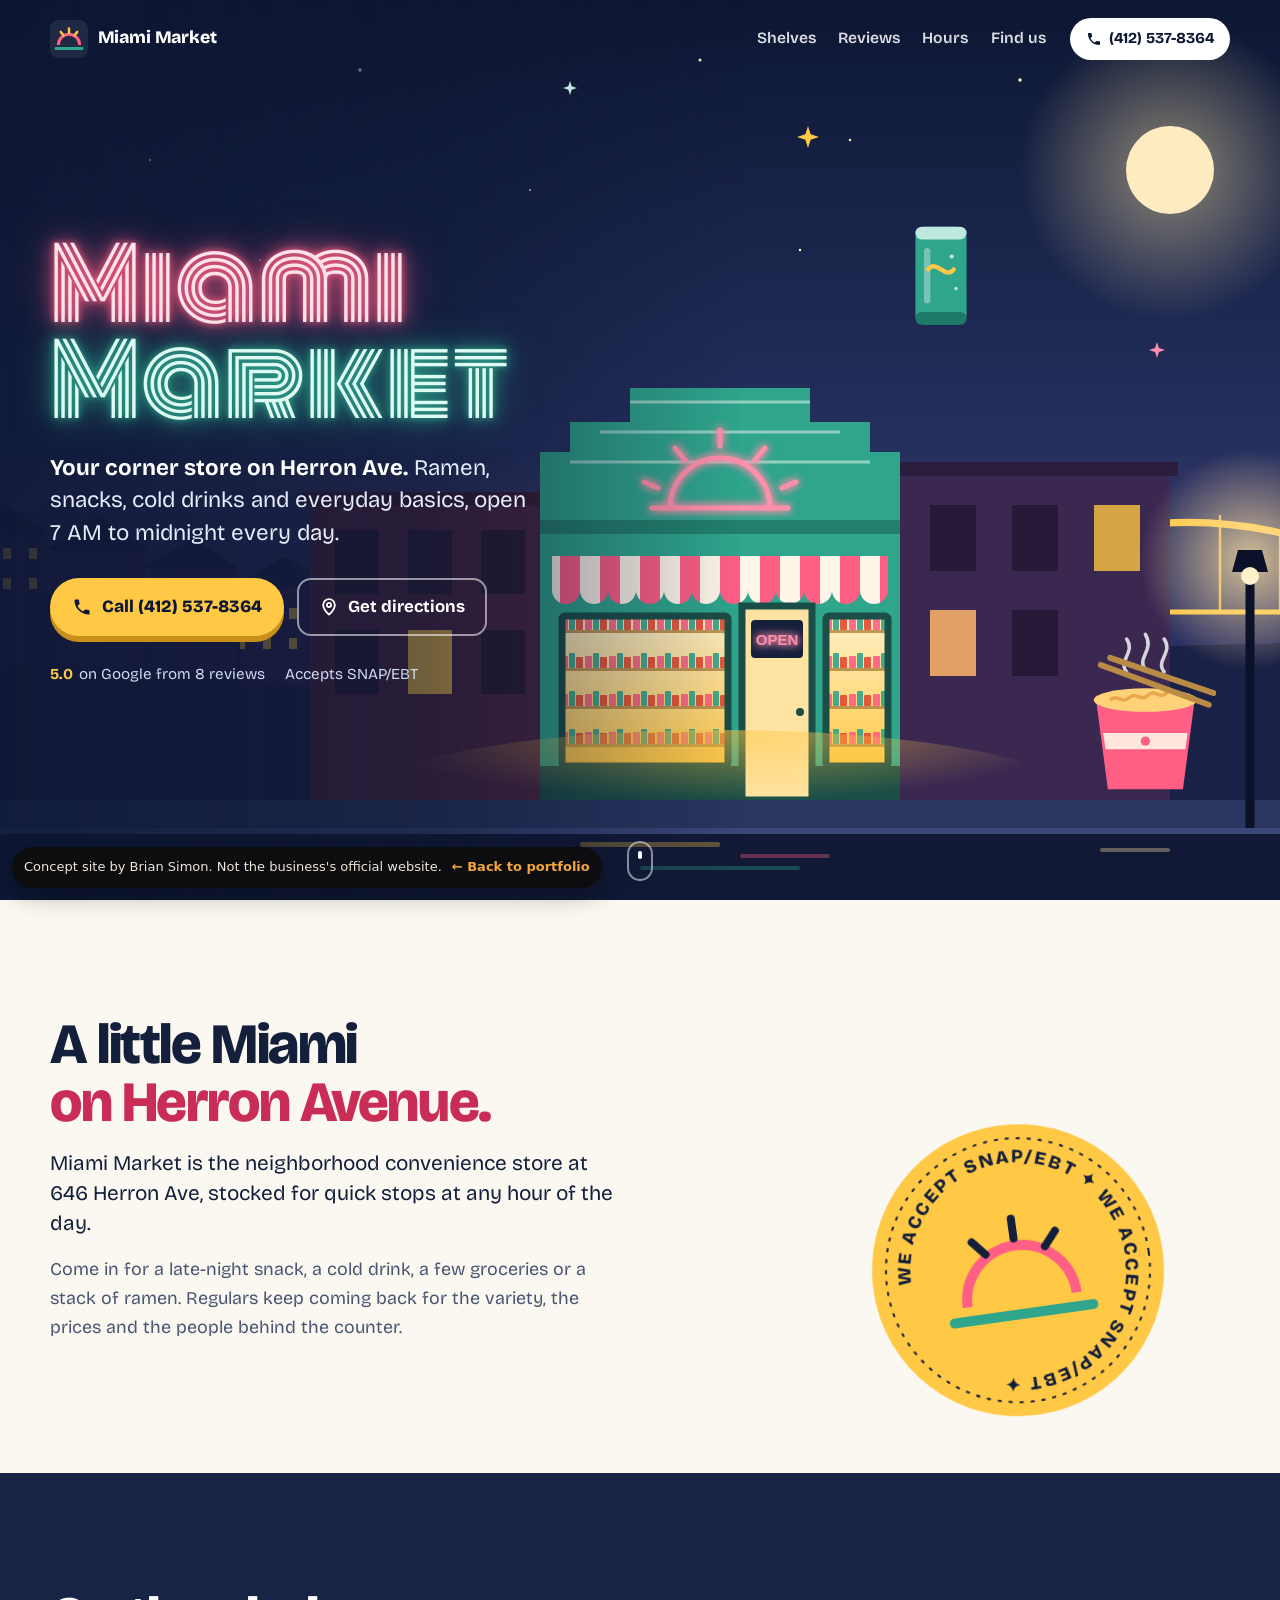
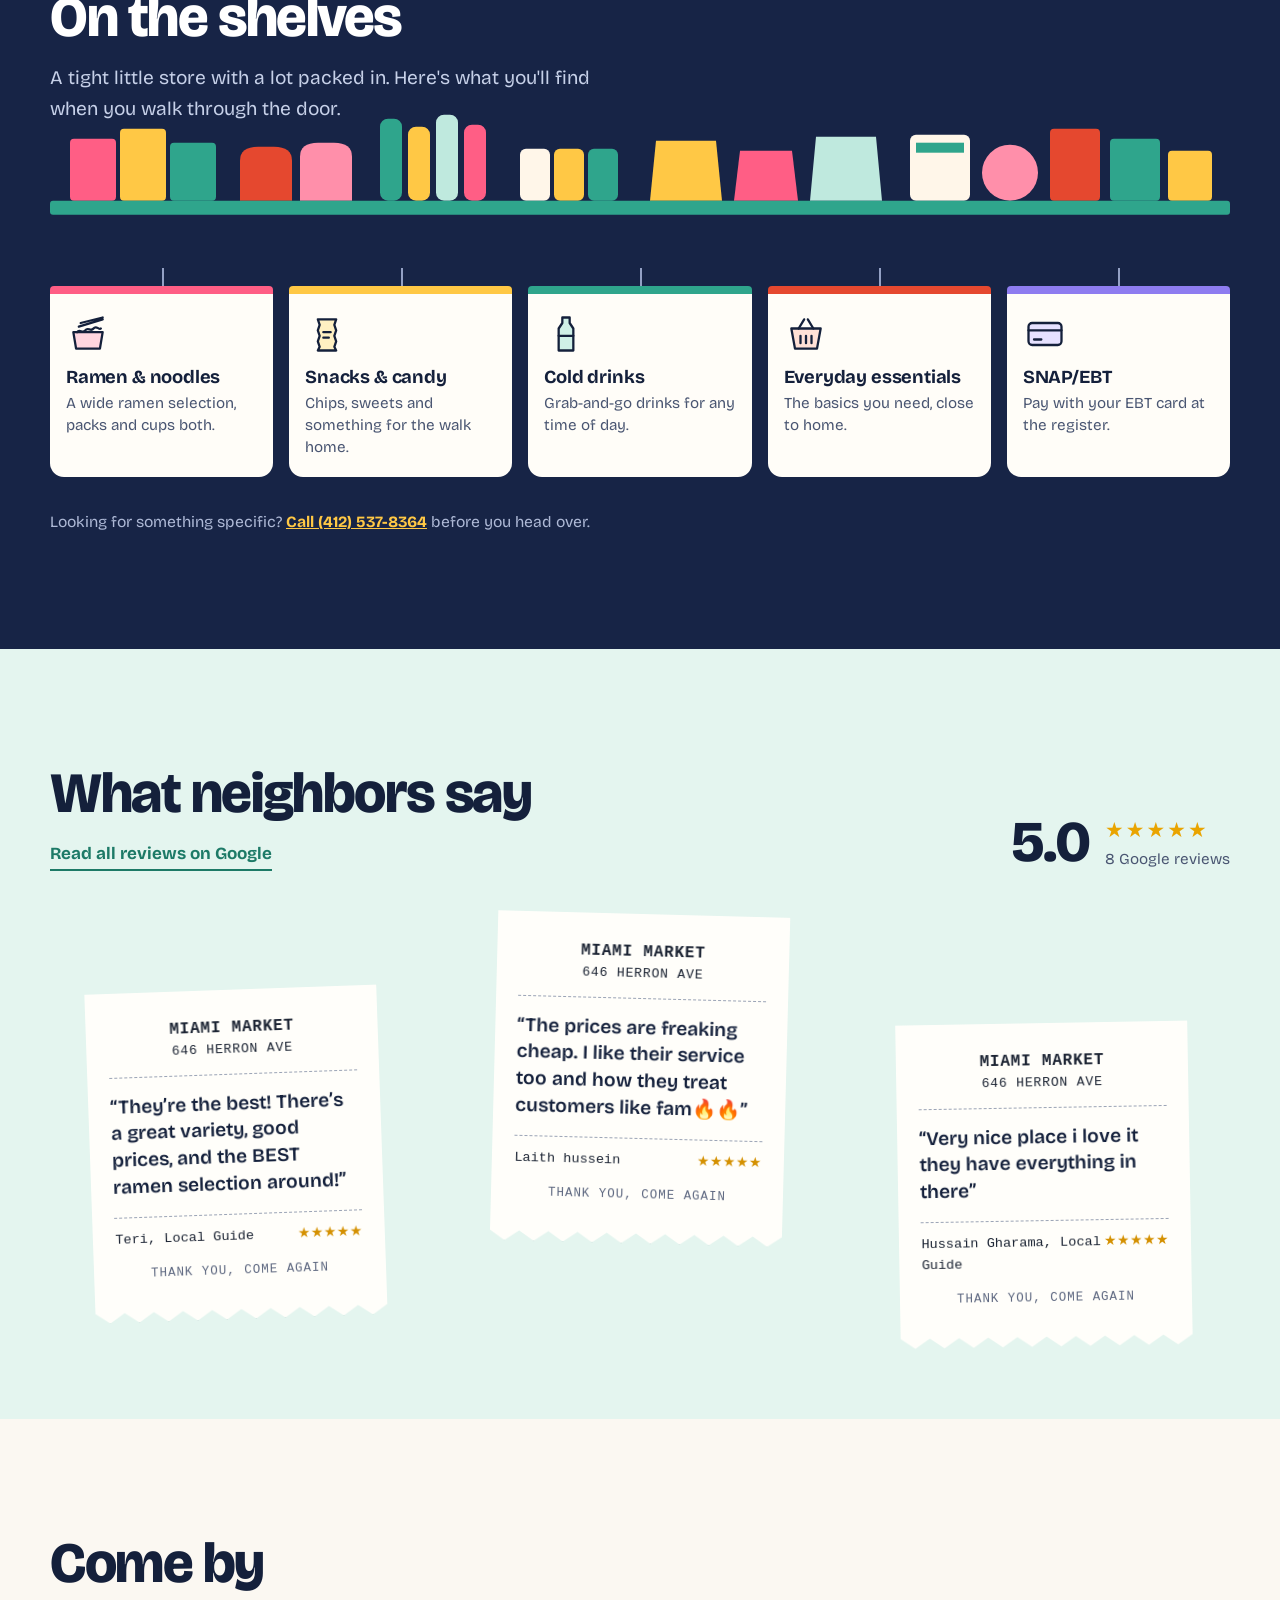
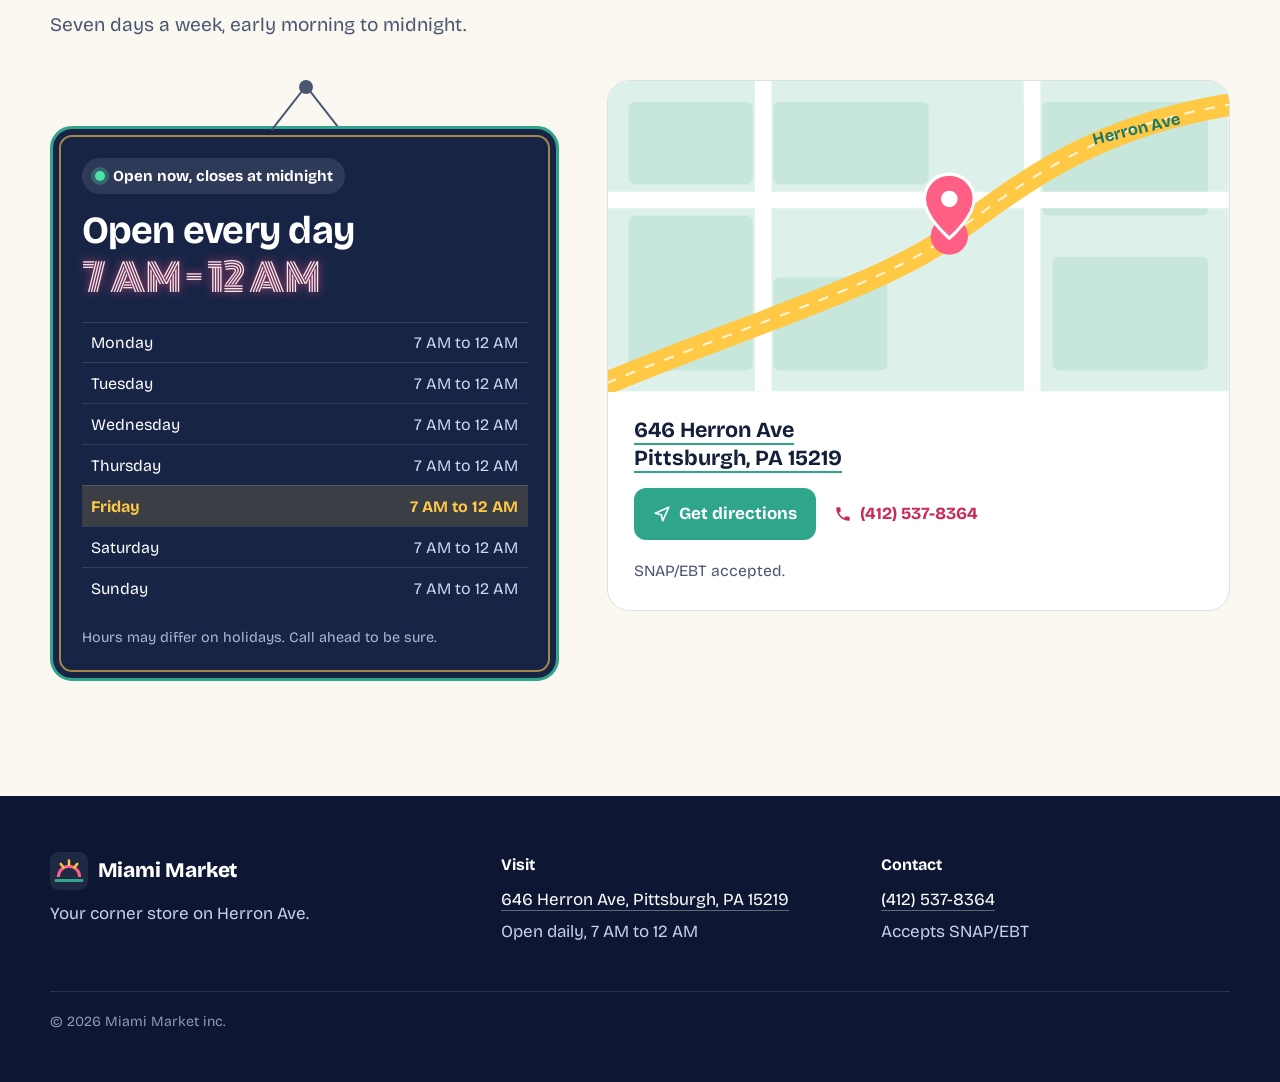
<file: demos/miami-market/index.html>
<!doctype html>
<html lang="en">
<head>
  <meta name="robots" content="noindex, nofollow">
<meta charset="utf-8">
<meta name="viewport" content="width=device-width, initial-scale=1, viewport-fit=cover">
<title>Miami Market | Corner Store on Herron Ave, Pittsburgh</title>
<meta name="description" content="Miami Market is a neighborhood convenience store at 646 Herron Ave, Pittsburgh, PA. Ramen, snacks, cold drinks and everyday basics. Open 7 AM to midnight daily. Accepts SNAP/EBT.">
<meta name="theme-color" content="#0D1733">
<meta property="og:type" content="website">
<meta property="og:title" content="Miami Market, Herron Ave, Pittsburgh">
<meta property="og:description" content="Your corner store on Herron Ave. Ramen, snacks, cold drinks and everyday basics. Open 7 AM to midnight, every day.">
<meta property="og:locale" content="en_US">
<meta name="twitter:card" content="summary_large_image">
<meta name="twitter:title" content="Miami Market, Herron Ave, Pittsburgh">
<meta name="twitter:description" content="Ramen, snacks, cold drinks and everyday basics. Open 7 AM to midnight, every day.">
<link rel="icon" href="data:image/svg+xml,%3Csvg xmlns='http://www.w3.org/2000/svg' viewBox='0 0 64 64'%3E%3Crect width='64' height='64' rx='14' fill='%230D1733'/%3E%3Cpath d='M14 42a18 18 0 0 1 36 0' fill='none' stroke='%23FF5E85' stroke-width='5'/%3E%3Cpath d='M32 14v8M18 20l5 6M46 20l-5 6' stroke='%23FFC845' stroke-width='4' stroke-linecap='round'/%3E%3Cpath d='M10 48h44' stroke='%232FA58C' stroke-width='5' stroke-linecap='round'/%3E%3C/svg%3E">
<link rel="preconnect" href="https://fonts.googleapis.com">
<link rel="preconnect" href="https://fonts.gstatic.com" crossorigin>
<link rel="stylesheet" href="https://fonts.googleapis.com/css2?family=Bricolage+Grotesque:opsz,wght@12..96,400..800&family=Monoton&display=swap">
<script type="application/ld+json">
{
  "@context": "https://schema.org",
  "@type": "ConvenienceStore",
  "name": "Miami Market inc.",
  "telephone": "+1-412-537-8364",
  "address": {
    "@type": "PostalAddress",
    "streetAddress": "646 Herron Ave",
    "addressLocality": "Pittsburgh",
    "addressRegion": "PA",
    "postalCode": "15219",
    "addressCountry": "US"
  },
  "openingHoursSpecification": [{
    "@type": "OpeningHoursSpecification",
    "dayOfWeek": ["Monday","Tuesday","Wednesday","Thursday","Friday","Saturday","Sunday"],
    "opens": "07:00",
    "closes": "23:59"
  }],
  "paymentAccepted": "SNAP/EBT",
  "hasMap": "https://www.google.com/maps/search/?api=1&query=Miami+Market+inc.+646+Herron+Ave+Pittsburgh+PA+15219"
}
</script>
<style>
:root{
  --night:#0D1733; --marine:#172446; --flamingo:#FF5E85; --flamingo-ink:#C92D55;
  --seafoam:#2FA58C; --seafoam-ink:#1D7A67; --sun:#FFC845;
  --bg:#FBF8F2; --pool:#E4F5EF; --ink:#14203B; --muted:#4A5672; --card:#FFFFFF; --line:#D9E3E0;
  --sans:"Bricolage Grotesque", system-ui, -apple-system, "Segoe UI", Roboto, sans-serif;
  --neon:"Monoton", "Bricolage Grotesque", system-ui, sans-serif;
  --mono:ui-monospace, "SFMono-Regular", Menlo, Consolas, monospace;
  box-sizing:border-box;
  padding-top:env(safe-area-inset-top,0px);
  padding-bottom:env(safe-area-inset-bottom,0px);
}
@media (prefers-color-scheme: dark){
  :root:not([data-theme="light"]){
    --bg:#0F1834; --pool:#121F40; --ink:#EEF3FF; --muted:#A9B4CD; --card:#18264B; --line:#28376A;
    --flamingo-ink:#FF7C9C; --seafoam-ink:#4FD1B2;
  }
}
:root[data-theme="dark"]{
  --bg:#0F1834; --pool:#121F40; --ink:#EEF3FF; --muted:#A9B4CD; --card:#18264B; --line:#28376A;
  --flamingo-ink:#FF7C9C; --seafoam-ink:#4FD1B2;
}
html{scroll-padding-top:env(safe-area-inset-top,0px); scroll-behavior:smooth; background:var(--night)}
*,*::before,*::after{box-sizing:inherit}
body{margin:0; background:var(--bg); color:var(--ink); font-family:var(--sans); font-size:1.0625rem; line-height:1.6; -webkit-font-smoothing:antialiased; text-rendering:optimizeLegibility}
img,svg{max-width:100%; display:block}
a{color:inherit}
:focus-visible{outline:3px solid var(--sun); outline-offset:3px; border-radius:6px}
.skip{position:absolute; left:1rem; top:-4rem; z-index:50; background:var(--sun); color:var(--night); padding:.6rem 1rem; border-radius:8px; font-weight:700; text-decoration:none}
.skip:focus{top:calc(env(safe-area-inset-top,0px) + 1rem)}
.wrap{width:min(1180px, 100% - 2.5rem); margin-inline:auto}
h2{font-size:clamp(2.1rem, 3.2vw + 1rem, 3.6rem); line-height:1.02; letter-spacing:-.025em; font-weight:800; font-variation-settings:"opsz" 96; margin:0 0 1.1rem}
p{margin:0 0 1rem}
.lead{font-size:1.2rem; color:var(--muted); max-width:36rem}

/* ---------- HERO ---------- */
.hero{position:relative; min-height:max(640px, 100svh); overflow:hidden; background:#0D1733; color:#fff; isolation:isolate}
.layer{position:absolute; left:0; top:0; width:100%; height:100%; max-width:none; will-change:transform; transform:translate3d(0,var(--py,0px),0)}
.scene{position:absolute; inset:0; animation:drift 26s ease-in-out infinite alternate; transform-origin:62% 80%}
@keyframes drift{from{transform:scale(1.07) translateX(-1.2%)} to{transform:scale(1) translateX(0)}}
.scrim{position:absolute; inset:0; z-index:2; background:linear-gradient(90deg, rgba(13,23,51,.82) 0%, rgba(13,23,51,.55) 34%, rgba(13,23,51,0) 58%)}
.front{position:absolute; inset:0; z-index:3; pointer-events:none}
.float{position:absolute; transform:translate3d(0,var(--py,0px),0); will-change:transform}
.float > svg{animation:bob 6s ease-in-out infinite}
.f-ramen{right:5%; bottom:11%; width:clamp(92px, 11vw, 168px)}
.f-can{right:24%; top:24%; width:clamp(48px, 5vw, 78px)}
.f-can > svg{animation-duration:7.5s; animation-delay:-2s}
.f-star1{right:36%; top:14%; width:22px} .f-star2{right:9%; top:38%; width:16px} .f-star3{left:44%; top:9%; width:14px}
@keyframes bob{0%,100%{transform:translateY(0) rotate(-6deg)} 50%{transform:translateY(-14px) rotate(4deg)}}
.steam path{stroke-dasharray:40 60; animation:steam 3.2s linear infinite}
.steam path:nth-child(2){animation-delay:-1.1s} .steam path:nth-child(3){animation-delay:-2.1s}
@keyframes steam{from{stroke-dashoffset:100; opacity:0} 30%{opacity:.8} to{stroke-dashoffset:0; opacity:0}}
.neon-tube{animation:buzz 7s infinite}
@keyframes buzz{0%,61%,64%,66%,100%{opacity:1} 62%,65%{opacity:.35}}
.glow-window{animation:shimmer 5s ease-in-out infinite alternate}
@keyframes shimmer{from{opacity:.86} to{opacity:1}}

.topbar{position:absolute; z-index:5; inset:0 0 auto 0; padding:1.1rem 0}
.topbar .wrap{display:flex; align-items:center; gap:1.5rem}
.brand{display:flex; align-items:center; gap:.6rem; text-decoration:none; font-weight:800; font-size:1.1rem; letter-spacing:-.01em}
.brand svg{width:38px; height:38px}
.nav{display:flex; gap:1.4rem; margin-left:auto}
.nav a{text-decoration:none; font-weight:600; font-size:.98rem; opacity:.85; padding:.3rem 0; border-bottom:2px solid transparent; transition:border-color .2s, opacity .2s}
.nav a:hover{opacity:1; border-color:var(--flamingo)}
.top-call{display:inline-flex; align-items:center; gap:.45rem; text-decoration:none; font-weight:700; font-size:.95rem; color:var(--night); background:#fff; padding:.55rem 1rem; border-radius:999px; transition:background .2s}
.top-call:hover{background:var(--sun)}
.top-call svg{width:16px; height:16px}

.hero-inner{position:relative; z-index:4; min-height:inherit; display:flex; flex-direction:column; justify-content:center; padding:7rem 0 4.5rem}
.hero-copy{max-width:36rem}
.hero-inner{transform:translate3d(0,var(--py,0px),0)}
.sign{font-family:var(--neon); font-weight:400; font-size:clamp(3rem, 13vw, 6.1rem); line-height:.98; margin:0 0 1.4rem; color:#FFE3EA; letter-spacing:.01em;
  text-shadow:0 0 6px #FF5E85, 0 0 18px #FF5E85, 0 0 42px rgba(255,94,133,.7); animation:flicker 9s infinite}
.sign span{display:block}
.sign span + span{color:#DDFBF3; text-shadow:0 0 6px #2FA58C, 0 0 18px #2FA58C, 0 0 42px rgba(47,165,140,.75); animation:flicker 11s 1.3s infinite}
@keyframes flicker{0%,18%,21%,23%,100%{opacity:1} 19%,22%{opacity:.55}}
.hero-lede{font-size:clamp(1.15rem, .6vw + 1rem, 1.4rem); line-height:1.45; max-width:30rem; color:#E6ECFA; margin-bottom:1.8rem}
.hero-lede strong{color:#fff}
.actions{display:flex; flex-wrap:wrap; gap:.8rem; align-items:center}
.btn-call{display:inline-flex; align-items:center; gap:.6rem; background:var(--sun); color:var(--night); font-weight:800; font-size:1.08rem; text-decoration:none; padding:.95rem 1.4rem; border-radius:999px; box-shadow:0 6px 0 #C8901A; transition:transform .15s, box-shadow .15s}
.btn-call:hover{transform:translateY(2px); box-shadow:0 4px 0 #C8901A}
.btn-call:active{transform:translateY(6px); box-shadow:0 0 0 #C8901A}
.btn-call svg{width:20px; height:20px}
.btn-dir{display:inline-flex; align-items:center; gap:.55rem; color:#fff; font-weight:700; font-size:1.05rem; text-decoration:none; padding:.85rem 1.25rem; border:2px solid rgba(255,255,255,.55); border-radius:14px; transition:border-color .2s, background .2s}
.btn-dir:hover{border-color:var(--seafoam); background:rgba(47,165,140,.18)}
.btn-dir svg{width:20px; height:20px}
.facts{display:flex; flex-wrap:wrap; gap:.6rem 1.2rem; margin-top:1.6rem; font-size:.95rem; color:#CFD8EE}
.facts span{display:inline-flex; align-items:center; gap:.4rem}
.facts b{color:var(--sun)}
.scroll-cue{position:absolute; z-index:4; left:50%; bottom:1.2rem; translate:-50% 0; width:26px; height:40px; border:2px solid rgba(255,255,255,.5); border-radius:14px}
.scroll-cue::after{content:""; position:absolute; left:50%; top:8px; width:4px; height:8px; margin-left:-2px; border-radius:2px; background:#fff; animation:cue 1.8s ease-in-out infinite}
@keyframes cue{0%{opacity:0; transform:translateY(0)} 40%{opacity:1} 100%{opacity:0; transform:translateY(12px)}}

/* ---------- ABOUT ---------- */
.about{padding:clamp(4.5rem, 9vw, 8rem) 0; background:var(--bg); position:relative; overflow:hidden}
.about .wrap{display:grid; grid-template-columns:1.25fr .75fr; gap:3rem; align-items:center}
.about h2 span{display:block; color:var(--flamingo-ink)}
.about p{max-width:36rem; color:var(--muted); font-size:1.12rem}
.about p:first-of-type{color:var(--ink); font-size:1.3rem; line-height:1.45}
.sticker{justify-self:center; width:min(300px, 72vw); aspect-ratio:1; transform:translate3d(0,var(--py,0px),0) rotate(-8deg)}
.sticker svg{width:100%; height:100%}

/* ---------- SHELVES ---------- */
.shelves{background:var(--marine); color:#fff; padding:clamp(4.5rem, 9vw, 7.5rem) 0; position:relative; overflow:hidden}
.shelves .lead{color:#C6D0E8}
.shelf-art{margin:2.6rem 0 0; transform:translate3d(0,var(--py,0px),0)}
.shelf-art svg{width:100%; height:auto}
.tags{list-style:none; padding:0; margin:0; display:grid; grid-template-columns:repeat(5, 1fr); gap:1rem; position:relative}
.tag{background:#FFFDF8; color:#14203B; border-radius:4px 4px 14px 14px; padding:1.1rem 1rem 1.2rem; position:relative; border-top:8px solid var(--c, var(--flamingo))}
.tag::before{content:""; position:absolute; top:-26px; left:50%; width:2px; height:18px; background:#93A0C4}
.tag svg{width:44px; height:44px; margin-bottom:.6rem}
.tag h3{margin:0 0 .25rem; font-size:1.15rem; line-height:1.2; letter-spacing:-.01em}
.tag p{margin:0; font-size:.95rem; line-height:1.45; color:#4A5672}
.shelf-note{margin:2rem 0 0; color:#AEB9D6; font-size:.98rem}
.shelf-note a{color:var(--sun); font-weight:700}

/* ---------- REVIEWS ---------- */
.reviews{background:var(--pool); padding:clamp(4.5rem, 9vw, 8rem) 0; overflow:hidden}
.reviews-head{display:flex; flex-wrap:wrap; justify-content:space-between; align-items:end; gap:1.5rem; margin-bottom:3rem}
.rating{display:flex; align-items:center; gap:1rem}
.rating .num{font-size:3.6rem; font-weight:800; line-height:1; letter-spacing:-.03em}
.rating .stars{color:#E9A400; font-size:1.3rem; letter-spacing:.1em}
.rating small{display:block; color:var(--muted); font-size:.95rem}
.receipts{display:grid; grid-template-columns:repeat(3, 1fr); gap:2rem; align-items:start}
.receipt{--r:0deg; background:#FFFEFA; color:#1C2433; font-family:var(--mono); font-size:.92rem; line-height:1.55; padding:1.6rem 1.4rem 2.4rem; transform:translate3d(0,var(--py,0px),0) rotate(var(--r));
  box-shadow:0 18px 40px -22px rgba(20,32,59,.45);
  clip-path:polygon(0 0,100% 0,100% calc(100% - 10px),95% 100%,90% calc(100% - 10px),85% 100%,80% calc(100% - 10px),75% 100%,70% calc(100% - 10px),65% 100%,60% calc(100% - 10px),55% 100%,50% calc(100% - 10px),45% 100%,40% calc(100% - 10px),35% 100%,30% calc(100% - 10px),25% 100%,20% calc(100% - 10px),15% 100%,10% calc(100% - 10px),5% 100%,0 calc(100% - 10px))}
.receipt:nth-child(1){--r:-2deg} .receipt:nth-child(2){--r:1.5deg; margin-top:2.5rem} .receipt:nth-child(3){--r:-1deg; margin-top:1rem}
.r-head{text-align:center; border-bottom:1px dashed #9AA3B5; padding-bottom:.8rem; margin-bottom:1rem; font-size:.82rem; letter-spacing:.06em}
.r-head b{display:block; font-size:1rem}
.receipt blockquote{margin:0 0 1rem; font-family:var(--sans); font-size:1.2rem; line-height:1.4; font-weight:600; color:#14203B}
.r-line{display:flex; justify-content:space-between; border-top:1px dashed #9AA3B5; padding-top:.7rem; font-size:.85rem}
.r-line .st{color:#D49000}
.r-foot{text-align:center; margin-top:.9rem; font-size:.78rem; letter-spacing:.08em; color:#5E6880}
.more{display:inline-flex; align-items:center; gap:.4rem; font-weight:700; color:var(--seafoam-ink); text-decoration:none; border-bottom:2px solid currentColor; padding-bottom:2px}

/* ---------- VISIT ---------- */
.visit{background:var(--bg); padding:clamp(4.5rem, 9vw, 8rem) 0}
.visit-grid{display:grid; grid-template-columns:.9fr 1.1fr; gap:3rem; align-items:start; margin-top:2.5rem}
.door{position:relative; padding-top:46px}
.door::before,.door::after{content:""; position:absolute; top:6px; width:2px; height:56px; background:var(--muted); transform-origin:top}
.door::before{left:50%; transform:rotate(-38deg)} .door::after{left:50%; transform:rotate(38deg)}
.nail{position:absolute; top:0; left:50%; width:14px; height:14px; margin-left:-6px; border-radius:50%; background:var(--muted)}
.door-card{position:relative; background:var(--marine); color:#fff; border-radius:22px; padding:1.8rem; border:3px solid var(--seafoam); box-shadow:inset 0 0 0 6px var(--marine), inset 0 0 0 8px rgba(255,200,69,.6)}
.status{display:inline-flex; align-items:center; gap:.5rem; font-weight:700; font-size:.95rem; padding:.35rem .8rem; border-radius:999px; background:rgba(255,255,255,.1)}
.status i{width:10px; height:10px; border-radius:50%; background:#8C96B0}
.status.is-open i{background:#4BE3A9; box-shadow:0 0 0 4px rgba(75,227,169,.25)}
.status.is-closed i{background:var(--flamingo)}
.door-card h3{font-size:clamp(1.8rem, 2vw + 1rem, 2.4rem); line-height:1.05; letter-spacing:-.02em; margin:1rem 0 .3rem}
.door-card .big{font-family:var(--neon); font-size:clamp(1.6rem, 2.4vw + .8rem, 2.4rem); color:#FFE3EA; text-shadow:0 0 10px rgba(255,94,133,.8); margin:0 0 1.3rem; line-height:1.2}
.days{display:grid; grid-template-columns:1fr auto; margin:0; font-size:1rem}
.days dt,.days dd{margin:0; padding:.45rem .6rem; border-top:1px solid rgba(255,255,255,.12)}
.days dd{text-align:right; color:#CFD8EE}
.days .today{background:rgba(255,200,69,.16); color:var(--sun); font-weight:700}
.door-card .fine{font-size:.9rem; color:#AEB9D6; margin:1.1rem 0 0}
.mapcard{background:var(--card); border:1px solid var(--line); border-radius:22px; overflow:hidden}
.mapcard > a{display:block}
.mapcard svg{width:100%; height:auto}
.pin-pulse{transform-origin:center; transform-box:fill-box; animation:pulse 2.4s ease-out infinite}
@keyframes pulse{from{transform:scale(.4); opacity:.8} to{transform:scale(2.2); opacity:0}}
.map-body{padding:1.5rem 1.6rem 1.7rem}
.map-body address{font-style:normal; font-size:1.35rem; font-weight:700; line-height:1.3; margin-bottom:1rem}
.map-body address a{text-decoration:none; border-bottom:2px solid var(--seafoam)}
.map-actions{display:flex; flex-wrap:wrap; gap:.7rem}
.btn-route{display:inline-flex; align-items:center; gap:.5rem; background:var(--seafoam); color:#fff; text-decoration:none; font-weight:700; padding:.8rem 1.2rem; border-radius:12px; transition:background .2s}
.btn-route:hover{background:var(--seafoam-ink)}
.btn-route svg,.btn-phone svg{width:18px; height:18px}
.btn-phone{display:inline-flex; align-items:center; gap:.5rem; color:var(--flamingo-ink); text-decoration:none; font-weight:700; padding:.8rem .4rem}
.btn-phone:hover{text-decoration:underline}
.ebt{margin:1.1rem 0 0; color:var(--muted); font-size:.98rem}

/* ---------- FOOTER ---------- */
footer{background:var(--night); color:#C6D0E8; padding:3.5rem 0 2rem}
.foot{display:grid; grid-template-columns:1.2fr 1fr 1fr; gap:2rem}
.foot .brand{color:#fff; font-size:1.3rem; margin-bottom:.6rem}
.foot h3{color:#fff; font-size:1rem; margin:0 0 .5rem}
.foot a{color:#fff; text-decoration:none; border-bottom:1px solid rgba(255,255,255,.35)}
.foot a:hover{border-color:var(--sun)}
.foot p{margin:0 0 .35rem}
.copy{margin-top:2.5rem; padding-top:1.2rem; border-top:1px solid rgba(255,255,255,.12); font-size:.88rem; color:#8E99B8}

/* ---------- MOBILE ACTION BAR ---------- */
.dock{position:fixed; z-index:40; left:0; right:0; bottom:0; padding:.7rem 1rem calc(.7rem + env(safe-area-inset-bottom,0px)); background:rgba(13,23,51,.94); backdrop-filter:blur(10px); display:none; gap:.6rem; transform:translateY(110%); transition:transform .3s ease}
.dock.show{transform:none}
.dock a{flex:1; display:flex; justify-content:center; align-items:center; gap:.45rem; text-decoration:none; font-weight:800; padding:.85rem; border-radius:14px}
.dock .d-call{background:var(--sun); color:var(--night)}
.dock .d-dir{background:var(--seafoam); color:#fff}
.dock svg{width:18px; height:18px}

@media (max-width: 960px){
  .tags{grid-template-columns:repeat(3, 1fr)}
  .nav{display:none}
  .top-call{margin-left:auto}
}
@media (max-width: 860px){
  .about .wrap,.visit-grid{grid-template-columns:1fr}
  .receipts{grid-template-columns:1fr; max-width:30rem; margin-inline:auto}
  .receipt:nth-child(n){margin-top:0}
  .foot{grid-template-columns:1fr}
}
@media (max-width: 760px){
  .layer{left:-26%; width:126%}
  .scrim{background:linear-gradient(180deg, rgba(13,23,51,.7) 0%, rgba(13,23,51,.25) 36%, rgba(13,23,51,0) 50%, rgba(13,23,51,.55) 72%, rgba(13,23,51,.92) 100%)}
  .hero-inner{justify-content:space-between; padding:5.5rem 0 3.2rem}
  .hero-lede{margin-bottom:0}
  .f-can{right:6%; top:30%} .f-ramen{right:3%; bottom:24%} .f-star1{right:30%; top:12%}
  .scroll-cue{display:none}
  .tags{grid-template-columns:repeat(2, 1fr)}
  .dock{display:flex}
  footer{padding-bottom:calc(6rem + env(safe-area-inset-bottom,0px))}
  .top-call span{display:none}
  .top-call{padding:.6rem}
}
@media (max-width: 420px){
  .tags{grid-template-columns:1fr}
  .tag::before{display:none}
}
@media (prefers-reduced-motion: reduce){
  html{scroll-behavior:auto}
  *,*::before,*::after{animation:none !important; transition:none !important}
  .layer,.float,.hero-inner,.sticker,.shelf-art,.receipt{--py:0px !important}
}
</style>
</head>
<body>
<a class="skip" href="#main">Skip to content</a>

<header class="hero" id="top">
  <!-- Depth 1: sky, moon, hills, yellow bridge -->
  <div class="scene" aria-hidden="true">
    <svg class="layer" data-depth="0.45" viewBox="0 0 1600 900" preserveAspectRatio="xMidYMax slice">
      <defs>
        <linearGradient id="sky" x1="0" y1="0" x2="0" y2="1">
          <stop offset="0" stop-color="#0D1733"/><stop offset=".5" stop-color="#25305F"/><stop offset=".76" stop-color="#6E3E72"/><stop offset="1" stop-color="#E0607E"/>
        </linearGradient>
        <radialGradient id="moonGlow"><stop offset="0" stop-color="#FFE7A8" stop-opacity=".5"/><stop offset="1" stop-color="#FFE7A8" stop-opacity="0"/></radialGradient>
        <pattern id="litA" width="26" height="30" patternUnits="userSpaceOnUse"><rect x="7" y="8" width="8" height="11" fill="#FFC845"/></pattern>
      </defs>
      <rect width="1600" height="900" fill="url(#sky)"/>
      <g fill="#FFF3D6">
        <circle cx="120" cy="90" r="1.6"/><circle cx="310" cy="160" r="1.2"/><circle cx="520" cy="70" r="1.8"/><circle cx="690" cy="190" r="1.1"/><circle cx="860" cy="60" r="1.5"/><circle cx="1010" cy="140" r="1.2"/><circle cx="1180" cy="80" r="1.7"/><circle cx="1480" cy="260" r="1.3"/><circle cx="1560" cy="110" r="1.6"/><circle cx="420" cy="260" r="1"/><circle cx="960" cy="250" r="1.2"/>
      </g>
      <circle cx="1330" cy="170" r="150" fill="url(#moonGlow)"/>
      <circle cx="1330" cy="170" r="44" fill="#FFEBC0"/>
      <path d="M0 560C200 500 330 470 520 500S900 430 1100 470 1450 440 1600 480V900H0Z" fill="#2B2F62"/>
      <g stroke="#FFC845" fill="none" stroke-linecap="round">
        <path d="M1080 610Q1340 440 1600 600" stroke-width="7"/>
        <path d="M1040 612H1600" stroke-width="5"/>
        <path d="M1140 612V574M1200 612V540M1260 612V518M1320 612V510M1380 612V516M1440 612V532M1500 612V556M1560 612V584" stroke-width="2.5" opacity=".85"/>
      </g>
      <path d="M0 900V610C230 570 420 610 620 640S1050 650 1600 640V900Z" fill="#1A2147"/>
      <g fill="#2A2452">
        <rect x="30" y="520" width="90" height="140"/><rect x="125" y="535" width="80" height="130"/><rect x="210" y="550" width="95" height="120"/><rect x="310" y="568" width="85" height="110"/><rect x="400" y="586" width="90" height="100"/><rect x="495" y="604" width="80" height="90"/>
      </g>
      <g fill="url(#litA)" opacity=".75">
        <rect x="30" y="530" width="90" height="60"/><rect x="125" y="545" width="80" height="60"/><rect x="310" y="578" width="85" height="30"/><rect x="400" y="596" width="90" height="60"/>
      </g>
      <g fill="#1A2147"><path d="M25 520l50-36 50 36z"/><path d="M120 535l45-32 45 32z"/><path d="M205 550l52-34 52 34z"/><path d="M305 568l47-30 47 30z"/><path d="M395 586l50-30 50 30z"/><path d="M490 604l45-28 45 28z"/></g>
    </svg>

    <!-- Depth 2: the store, neighbors, wet street, lamppost -->
    <svg class="layer" data-depth="0.2" viewBox="0 0 1600 900" preserveAspectRatio="xMidYMax slice">
      <defs>
        <linearGradient id="win" x1="0" y1="0" x2="0" y2="1"><stop offset="0" stop-color="#FFF1C9"/><stop offset="1" stop-color="#FFC845"/></linearGradient>
        <pattern id="packs" width="24" height="38" patternUnits="userSpaceOnUse">
          <rect x="1" y="10" width="7" height="12" rx="1" fill="#FF5E85"/><rect x="9" y="7" width="6" height="15" rx="1" fill="#2FA58C"/><rect x="16" y="11" width="7" height="11" rx="1" fill="#E5482F"/>
          <rect x="0" y="22" width="24" height="3" fill="#B98B45"/>
        </pattern>
        <pattern id="stripes" width="40" height="10" patternUnits="userSpaceOnUse"><rect width="20" height="10" fill="#FF5E85"/><rect x="20" width="20" height="10" fill="#FFF6E9"/></pattern>
        <radialGradient id="spill" cx=".5" cy="0"><stop offset="0" stop-color="#FFC845" stop-opacity=".55"/><stop offset="1" stop-color="#FFC845" stop-opacity="0"/></radialGradient>
        <radialGradient id="lamp"><stop offset="0" stop-color="#FFE3A3" stop-opacity=".8"/><stop offset="1" stop-color="#FFE3A3" stop-opacity="0"/></radialGradient>
        <filter id="neonGlow" x="-30%" y="-30%" width="160%" height="160%"><feGaussianBlur stdDeviation="4" result="b"/><feMerge><feMergeNode in="b"/><feMergeNode in="b"/><feMergeNode in="SourceGraphic"/></feMerge></filter>
      </defs>
      <!-- neighbors -->
      <rect x="470" y="500" width="240" height="300" fill="#4B2440"/>
      <rect x="462" y="492" width="256" height="14" fill="#3A1B33"/>
      <g fill="#2B1A33"><rect x="495" y="530" width="44" height="64"/><rect x="568" y="530" width="44" height="64"/><rect x="641" y="530" width="44" height="64"/><rect x="495" y="630" width="44" height="64"/><rect x="641" y="630" width="44" height="64"/></g>
      <rect class="glow-window" x="568" y="630" width="44" height="64" fill="#FFC845" opacity=".9"/>
      <rect x="1060" y="470" width="270" height="330" fill="#3A2851"/>
      <rect x="1052" y="462" width="286" height="14" fill="#2B1D3E"/>
      <g fill="#271A39"><rect x="1090" y="505" width="46" height="66"/><rect x="1172" y="505" width="46" height="66"/><rect x="1254" y="505" width="46" height="66"/><rect x="1172" y="610" width="46" height="66"/></g>
      <rect class="glow-window" x="1090" y="610" width="46" height="66" fill="#FFB56B" opacity=".85"/>
      <rect class="glow-window" x="1254" y="505" width="46" height="66" fill="#FFC845" opacity=".8"/>
      <!-- store -->
      <path d="M700 452h30v-30h60v-34h180v34h60v30h30v348H700Z" fill="#2FA58C"/>
      <path d="M700 520h360v14H700z" fill="#22806D"/>
      <g stroke="#E4F5EF" stroke-width="3" opacity=".55"><path d="M790 402h180M760 432h240M730 462h300"/></g>
      <g class="neon-tube" filter="url(#neonGlow)" stroke="#FF8FAA" stroke-width="5" fill="none" stroke-linecap="round">
        <path d="M830 508a50 50 0 0 1 100 0"/><path d="M880 446v-16M845 460l-10-12M915 460l10-12M818 488l-14-6M942 488l14-6"/><path d="M812 508h136"/>
      </g>
      <rect x="712" y="556" width="336" height="34" fill="url(#stripes)"/>
      <g fill="url(#stripes)"><circle cx="726" cy="590" r="14"/><circle cx="754" cy="590" r="14"/><circle cx="782" cy="590" r="14"/><circle cx="810" cy="590" r="14"/><circle cx="838" cy="590" r="14"/><circle cx="866" cy="590" r="14"/><circle cx="894" cy="590" r="14"/><circle cx="922" cy="590" r="14"/><circle cx="950" cy="590" r="14"/><circle cx="978" cy="590" r="14"/><circle cx="1006" cy="590" r="14"/><circle cx="1034" cy="590" r="14"/></g>
      <g class="glow-window"><rect x="722" y="616" width="166" height="150" rx="3" fill="url(#win)"/><rect x="722" y="616" width="166" height="150" fill="url(#packs)" opacity=".9"/></g>
      <rect x="722" y="616" width="166" height="150" rx="3" fill="none" stroke="#1B4E46" stroke-width="7"/>
      <rect x="902" y="606" width="70" height="194" fill="#FFE3A3"/>
      <rect x="902" y="606" width="70" height="194" fill="none" stroke="#1B4E46" stroke-width="7"/>
      <rect x="911" y="620" width="52" height="38" rx="4" fill="#14203B"/>
      <text x="937" y="645" text-anchor="middle" font-family="Arial, sans-serif" font-weight="700" font-size="15" fill="#FF8FAA" filter="url(#neonGlow)" class="neon-tube">OPEN</text>
      <circle cx="960" cy="712" r="4" fill="#1B4E46"/>
      <g class="glow-window"><rect x="986" y="616" width="62" height="150" rx="3" fill="url(#win)"/><rect x="986" y="616" width="62" height="150" fill="url(#packs)" opacity=".9"/></g>
      <rect x="986" y="616" width="62" height="150" rx="3" fill="none" stroke="#1B4E46" stroke-width="7"/>
      <rect x="700" y="766" width="202" height="34" fill="#1B4E46"/><rect x="972" y="766" width="88" height="34" fill="#1B4E46"/>
      <!-- street -->
      <rect y="800" width="1600" height="30" fill="#2A3560"/>
      <rect y="828" width="1600" height="6" fill="#3A4778"/>
      <rect y="834" width="1600" height="66" fill="#111936"/>
      <ellipse cx="880" cy="800" rx="360" ry="70" fill="url(#spill)"/>
      <g opacity=".35"><rect x="740" y="842" width="140" height="5" rx="2" fill="#FFC845"/><rect x="900" y="854" width="90" height="4" rx="2" fill="#FF5E85"/><rect x="800" y="866" width="160" height="4" rx="2" fill="#2FA58C"/><rect x="1260" y="848" width="70" height="4" rx="2" fill="#FFE3A3"/></g>
      <!-- lamppost -->
      <circle cx="1410" cy="560" r="110" fill="url(#lamp)"/>
      <path d="M1410 828V572" stroke="#0B1129" stroke-width="9"/>
      <path d="M1392 572h36l-6-22h-24z" fill="#0B1129"/>
      <circle cx="1410" cy="576" r="9" fill="#FFF1C9"/>
    </svg>
  </div>
  <div class="scrim" aria-hidden="true"></div>

  <!-- Depth 3: foreground floaters -->
  <div class="front" aria-hidden="true">
    <div class="float f-can" data-depth="-0.28">
      <svg viewBox="0 0 60 110"><rect x="6" y="10" width="48" height="92" rx="10" fill="#2FA58C"/><rect x="6" y="10" width="48" height="12" rx="6" fill="#BFE9DE"/><rect x="6" y="90" width="48" height="12" rx="6" fill="#1D7A67"/><rect x="14" y="30" width="6" height="52" rx="3" fill="#fff" opacity=".35"/><path d="M18 50c8-10 16 10 24 0" stroke="#FFC845" stroke-width="4" fill="none" stroke-linecap="round"/><circle cx="40" cy="38" r="2" fill="#fff" opacity=".7"/><circle cx="44" cy="68" r="1.6" fill="#fff" opacity=".7"/></svg>
    </div>
    <div class="float f-ramen" data-depth="-0.38">
      <svg viewBox="0 0 120 150">
        <g class="steam" stroke="#fff" stroke-width="3" fill="none" stroke-linecap="round" opacity=".8"><path d="M44 40c-8-10 8-16 0-28"/><path d="M60 38c-8-10 8-16 0-30"/><path d="M76 40c-8-10 8-16 0-28"/></g>
        <path d="M18 64h84l-10 76H28z" fill="#FF5E85"/><path d="M24 92h72l-2 14H26z" fill="#FFF6E9" opacity=".9"/><circle cx="60" cy="99" r="4" fill="#FF5E85"/>
        <ellipse cx="60" cy="64" rx="44" ry="10" fill="#FFD27A"/>
        <path d="M30 64c6-6 10 4 16-2s10 4 16-2 10 4 16-2 8 4 12 0" stroke="#E9A84B" stroke-width="3" fill="none"/>
        <path d="M22 34l92 34M30 28l88 30" stroke="#B98B45" stroke-width="5" stroke-linecap="round"/>
      </svg>
    </div>
    <div class="float f-star1" data-depth="-0.2"><svg viewBox="0 0 20 20"><path d="M10 0l2.4 7.6L20 10l-7.6 2.4L10 20l-2.4-7.6L0 10l7.6-2.4z" fill="#FFC845"/></svg></div>
    <div class="float f-star2" data-depth="-0.3"><svg viewBox="0 0 20 20"><path d="M10 0l2.4 7.6L20 10l-7.6 2.4L10 20l-2.4-7.6L0 10l7.6-2.4z" fill="#FF8FAA"/></svg></div>
    <div class="float f-star3" data-depth="-0.12"><svg viewBox="0 0 20 20"><path d="M10 0l2.4 7.6L20 10l-7.6 2.4L10 20l-2.4-7.6L0 10l7.6-2.4z" fill="#BFE9DE"/></svg></div>
  </div>

  <div class="topbar">
    <div class="wrap">
      <a class="brand" href="#top" aria-label="Miami Market home">
        <svg viewBox="0 0 64 64" aria-hidden="true"><rect width="64" height="64" rx="14" fill="#FFFFFF" fill-opacity=".08"/><path d="M14 42a18 18 0 0 1 36 0" fill="none" stroke="#FF5E85" stroke-width="5"/><path d="M32 14v8M18 20l5 6M46 20l-5 6" stroke="#FFC845" stroke-width="4" stroke-linecap="round"/><path d="M10 48h44" stroke="#2FA58C" stroke-width="5" stroke-linecap="round"/></svg>
        Miami Market
      </a>
      <nav class="nav" aria-label="Sections">
        <a href="#shelves">Shelves</a><a href="#reviews">Reviews</a><a href="#hours">Hours</a><a href="#find-us">Find us</a>
      </nav>
      <a class="top-call" href="tel:+14125378364" aria-label="Call Miami Market at (412) 537-8364">
        <svg viewBox="0 0 24 24" fill="currentColor" aria-hidden="true"><path d="M6.6 10.8a15.1 15.1 0 0 0 6.6 6.6l2.2-2.2a1 1 0 0 1 1-.25 11.4 11.4 0 0 0 3.6.57 1 1 0 0 1 1 1V20a1 1 0 0 1-1 1A17 17 0 0 1 3 4a1 1 0 0 1 1-1h3.5a1 1 0 0 1 1 1c0 1.25.2 2.45.57 3.57a1 1 0 0 1-.25 1z"/></svg>
        <span>(412) 537-8364</span>
      </a>
    </div>
  </div>

  <div class="wrap hero-inner" data-depth="0.12">
    <div class="hero-copy">
      <h1 class="sign"><span>Miami</span><span>Market</span></h1>
      <p class="hero-lede"><strong>Your corner store on Herron Ave.</strong> Ramen, snacks, cold drinks and everyday basics, open 7 AM to midnight every day.</p>
    </div>
    <div>
      <div class="actions">
        <a class="btn-call" href="tel:+14125378364">
          <svg viewBox="0 0 24 24" fill="currentColor" aria-hidden="true"><path d="M6.6 10.8a15.1 15.1 0 0 0 6.6 6.6l2.2-2.2a1 1 0 0 1 1-.25 11.4 11.4 0 0 0 3.6.57 1 1 0 0 1 1 1V20a1 1 0 0 1-1 1A17 17 0 0 1 3 4a1 1 0 0 1 1-1h3.5a1 1 0 0 1 1 1c0 1.25.2 2.45.57 3.57a1 1 0 0 1-.25 1z"/></svg>
          Call (412) 537-8364
        </a>
        <a class="btn-dir" href="https://www.google.com/maps/dir/?api=1&amp;destination=646+Herron+Ave,+Pittsburgh,+PA+15219" target="_blank" rel="noopener">
          <svg viewBox="0 0 24 24" fill="none" stroke="currentColor" stroke-width="2.2" stroke-linecap="round" stroke-linejoin="round" aria-hidden="true"><path d="M12 21s-7-6.2-7-11.5a7 7 0 0 1 14 0C19 14.8 12 21 12 21z"/><circle cx="12" cy="9.5" r="2.5"/></svg>
          Get directions
        </a>
      </div>
      <p class="facts"><span><b>5.0</b> on Google from 8 reviews</span><span>Accepts SNAP/EBT</span></p>
    </div>
  </div>
  <a class="scroll-cue" href="#main" aria-label="Scroll to content"></a>
</header>

<main id="main">
  <section class="about" aria-labelledby="about-title">
    <div class="wrap">
      <div>
        <h2 id="about-title">A little Miami <span>on Herron Avenue.</span></h2>
        <p>Miami Market is the neighborhood convenience store at 646 Herron Ave, stocked for quick stops at any hour of the day.</p>
        <p>Come in for a late-night snack, a cold drink, a few groceries or a stack of ramen. Regulars keep coming back for the variety, the prices and the people behind the counter.</p>
      </div>
      <div class="sticker" data-par="0.08" aria-label="Accepts SNAP/EBT" role="img">
        <svg viewBox="0 0 300 300" aria-hidden="true">
          <defs><path id="ring" d="M150 150m-108 0a108 108 0 1 1 216 0a108 108 0 1 1-216 0"/></defs>
          <circle cx="150" cy="150" r="146" fill="#FFC845"/>
          <circle cx="150" cy="150" r="132" fill="none" stroke="#14203B" stroke-width="2" stroke-dasharray="4 7"/>
          <text font-family="Bricolage Grotesque, sans-serif" font-weight="800" font-size="18.5" letter-spacing="2" fill="#14203B"><textPath href="#ring">WE ACCEPT SNAP/EBT ✦ WE ACCEPT SNAP/EBT ✦</textPath></text>
          <path d="M95 180a55 55 0 0 1 110 0" fill="none" stroke="#FF5E85" stroke-width="10"/>
          <path d="M150 98v20M108 116l12 14M192 116l-12 14" stroke="#14203B" stroke-width="8" stroke-linecap="round"/>
          <path d="M80 194h140" stroke="#2FA58C" stroke-width="10" stroke-linecap="round"/>
        </svg>
      </div>
    </div>
  </section>

  <section class="shelves" id="shelves" aria-labelledby="shelves-title">
    <div class="wrap">
      <h2 id="shelves-title">On the shelves</h2>
      <p class="lead">A tight little store with a lot packed in. Here's what you'll find when you walk through the door.</p>
      <div class="shelf-art" data-par="-0.05" aria-hidden="true">
        <svg viewBox="0 0 1180 120" preserveAspectRatio="xMidYMax meet">
          <g>
            <rect x="20" y="40" width="46" height="62" rx="4" fill="#FF5E85"/><rect x="70" y="30" width="46" height="72" rx="4" fill="#FFC845"/><rect x="120" y="44" width="46" height="58" rx="4" fill="#2FA58C"/>
            <path d="M190 102V62q0-14 18-14h16q18 0 18 14v40z" fill="#E5482F"/><path d="M250 102V58q0-14 18-14h16q18 0 18 14v44z" fill="#FF8FAA"/>
            <rect x="330" y="20" width="22" height="82" rx="8" fill="#2FA58C"/><rect x="358" y="28" width="22" height="74" rx="8" fill="#FFC845"/><rect x="386" y="16" width="22" height="86" rx="8" fill="#BFE9DE"/><rect x="414" y="26" width="22" height="76" rx="8" fill="#FF5E85"/>
            <rect x="470" y="50" width="30" height="52" rx="6" fill="#FFF6E9"/><rect x="504" y="50" width="30" height="52" rx="6" fill="#FFC845"/><rect x="538" y="50" width="30" height="52" rx="6" fill="#2FA58C"/>
            <path d="M600 102l6-60h60l6 60z" fill="#FFC845"/><path d="M684 102l6-50h52l6 50z" fill="#FF5E85"/><path d="M760 102l6-64h60l6 64z" fill="#BFE9DE"/>
            <rect x="860" y="36" width="60" height="66" rx="6" fill="#FFF6E9"/><rect x="866" y="44" width="48" height="10" fill="#2FA58C"/>
            <rect x="932" y="46" width="56" height="56" rx="28" fill="#FF8FAA"/><rect x="1000" y="30" width="50" height="72" rx="4" fill="#E5482F"/><rect x="1060" y="40" width="50" height="62" rx="4" fill="#2FA58C"/><rect x="1118" y="52" width="44" height="50" rx="4" fill="#FFC845"/>
          </g>
          <rect x="0" y="102" width="1180" height="14" rx="3" fill="#2FA58C"/>
        </svg>
      </div>
      <ul class="tags">
        <li class="tag" style="--c:#FF5E85">
          <svg viewBox="0 0 48 48" fill="none" stroke="#14203B" stroke-width="2.5" stroke-linecap="round" stroke-linejoin="round" aria-hidden="true"><path d="M8 22h32l-3 18H11z" fill="#FFD6E0"/><path d="M12 22c3-4 6 2 9-2s6 2 9-2 6 2 8 0"/><path d="M14 16l26-8M16 12l24-6"/></svg>
          <h3>Ramen &amp; noodles</h3><p>A wide ramen selection, packs and cups both.</p>
        </li>
        <li class="tag" style="--c:#FFC845">
          <svg viewBox="0 0 48 48" fill="none" stroke="#14203B" stroke-width="2.5" stroke-linecap="round" stroke-linejoin="round" aria-hidden="true"><path d="M14 8h20l-2 6 2 6-2 6 2 6-2 6 2 4H14l2-4-2-6 2-6-2-6 2-6-2-6z" fill="#FFF0C2"/><path d="M20 22h8M20 28h6"/></svg>
          <h3>Snacks &amp; candy</h3><p>Chips, sweets and something for the walk home.</p>
        </li>
        <li class="tag" style="--c:#2FA58C">
          <svg viewBox="0 0 48 48" fill="none" stroke="#14203B" stroke-width="2.5" stroke-linecap="round" stroke-linejoin="round" aria-hidden="true"><path d="M20 6h8v6l4 6v24H16V18l4-6z" fill="#CFF0E7"/><path d="M16 26h16"/></svg>
          <h3>Cold drinks</h3><p>Grab-and-go drinks for any time of day.</p>
        </li>
        <li class="tag" style="--c:#E5482F">
          <svg viewBox="0 0 48 48" fill="none" stroke="#14203B" stroke-width="2.5" stroke-linecap="round" stroke-linejoin="round" aria-hidden="true"><path d="M8 18h32l-4 22H12z" fill="#FFE0D6"/><path d="M16 18l6-10M32 18l-6-10M18 26v8M24 26v8M30 26v8"/></svg>
          <h3>Everyday essentials</h3><p>The basics you need, close to home.</p>
        </li>
        <li class="tag" style="--c:#8E7CF0">
          <svg viewBox="0 0 48 48" fill="none" stroke="#14203B" stroke-width="2.5" stroke-linecap="round" stroke-linejoin="round" aria-hidden="true"><rect x="6" y="12" width="36" height="24" rx="4" fill="#E6E1FF"/><path d="M6 20h36M12 30h8"/></svg>
          <h3>SNAP/EBT</h3><p>Pay with your EBT card at the register.</p>
        </li>
      </ul>
      <p class="shelf-note">Looking for something specific? <a href="tel:+14125378364">Call (412) 537-8364</a> before you head over.</p>
    </div>
  </section>

  <section class="reviews" id="reviews" aria-labelledby="reviews-title">
    <div class="wrap">
      <div class="reviews-head">
        <div>
          <h2 id="reviews-title">What neighbors say</h2>
          <a class="more" href="https://www.google.com/maps/search/?api=1&amp;query=Miami+Market+inc.+646+Herron+Ave+Pittsburgh+PA+15219" target="_blank" rel="noopener">Read all reviews on Google</a>
        </div>
        <div class="rating" aria-label="Rated 5.0 out of 5 on Google from 8 reviews">
          <span class="num">5.0</span>
          <div><span class="stars" aria-hidden="true">★★★★★</span><small>8 Google reviews</small></div>
        </div>
      </div>
      <div class="receipts">
        <figure class="receipt" data-par="0.05">
          <div class="r-head"><b>MIAMI MARKET</b>646 HERRON AVE</div>
          <blockquote>“They’re the best! There’s a great variety, good prices, and the BEST ramen selection around!”</blockquote>
          <figcaption class="r-line"><span>Teri, Local Guide</span><span class="st" aria-label="5 stars">★★★★★</span></figcaption>
          <div class="r-foot" aria-hidden="true">THANK YOU, COME AGAIN</div>
        </figure>
        <figure class="receipt" data-par="-0.04">
          <div class="r-head"><b>MIAMI MARKET</b>646 HERRON AVE</div>
          <blockquote>“The prices are freaking cheap. I like their service too and how they treat customers like fam🔥🔥”</blockquote>
          <figcaption class="r-line"><span>Laith hussein</span><span class="st" aria-label="5 stars">★★★★★</span></figcaption>
          <div class="r-foot" aria-hidden="true">THANK YOU, COME AGAIN</div>
        </figure>
        <figure class="receipt" data-par="0.08">
          <div class="r-head"><b>MIAMI MARKET</b>646 HERRON AVE</div>
          <blockquote>“Very nice place i love it they have everything in there”</blockquote>
          <figcaption class="r-line"><span>Hussain Gharama, Local Guide</span><span class="st" aria-label="5 stars">★★★★★</span></figcaption>
          <div class="r-foot" aria-hidden="true">THANK YOU, COME AGAIN</div>
        </figure>
      </div>
    </div>
  </section>

  <section class="visit" aria-labelledby="visit-title">
    <div class="wrap">
      <h2 id="visit-title">Come by</h2>
      <p class="lead">Seven days a week, early morning to midnight.</p>
      <div class="visit-grid">
        <div class="door" id="hours">
          <span class="nail" aria-hidden="true"></span>
          <div class="door-card">
            <span class="status" id="status" role="status"><i></i><span>Open daily</span></span>
            <h3>Open every day</h3>
            <p class="big">7 AM – 12 AM</p>
            <dl class="days">
              <dt data-day="Mon">Monday</dt><dd data-day="Mon">7 AM to 12 AM</dd>
              <dt data-day="Tue">Tuesday</dt><dd data-day="Tue">7 AM to 12 AM</dd>
              <dt data-day="Wed">Wednesday</dt><dd data-day="Wed">7 AM to 12 AM</dd>
              <dt data-day="Thu">Thursday</dt><dd data-day="Thu">7 AM to 12 AM</dd>
              <dt data-day="Fri">Friday</dt><dd data-day="Fri">7 AM to 12 AM</dd>
              <dt data-day="Sat">Saturday</dt><dd data-day="Sat">7 AM to 12 AM</dd>
              <dt data-day="Sun">Sunday</dt><dd data-day="Sun">7 AM to 12 AM</dd>
            </dl>
            <p class="fine">Hours may differ on holidays. Call ahead to be sure.</p>
          </div>
        </div>
        <div class="mapcard" id="find-us">
          <a href="https://www.google.com/maps/dir/?api=1&amp;destination=646+Herron+Ave,+Pittsburgh,+PA+15219" target="_blank" rel="noopener" aria-label="Open directions to 646 Herron Ave in Google Maps">
            <svg viewBox="0 0 600 300" aria-hidden="true">
              <rect width="600" height="300" fill="#DDF1EA"/>
              <g fill="#C8E7DC"><rect x="20" y="20" width="120" height="80" rx="6"/><rect x="160" y="20" width="150" height="80" rx="6"/><rect x="20" y="130" width="120" height="150" rx="6"/><rect x="420" y="20" width="160" height="110" rx="6"/><rect x="430" y="170" width="150" height="110" rx="6"/><rect x="160" y="190" width="110" height="90" rx="6"/></g>
              <path d="M0 115H600M150 0V300M410 0V300" stroke="#FFFFFF" stroke-width="16"/>
              <path d="M-20 300C120 240 260 200 330 150S470 40 620 20" stroke="#FFC845" stroke-width="22" fill="none"/>
              <path d="M-20 300C120 240 260 200 330 150S470 40 620 20" stroke="#FFFFFF" stroke-width="2" stroke-dasharray="10 10" fill="none" opacity=".8"/>
              <text x="470" y="62" font-family="Bricolage Grotesque, sans-serif" font-size="16" font-weight="700" fill="#1D7A67" transform="rotate(-14 470 62)">Herron Ave</text>
              <circle class="pin-pulse" cx="330" cy="150" r="18" fill="#FF5E85"/>
              <path d="M330 152c0 0-24-20-24-38a24 24 0 0 1 48 0c0 18-24 38-24 38z" fill="#FF5E85" stroke="#fff" stroke-width="3"/>
              <circle cx="330" cy="114" r="8" fill="#fff"/>
            </svg>
          </a>
          <div class="map-body">
            <address><a href="https://www.google.com/maps/dir/?api=1&amp;destination=646+Herron+Ave,+Pittsburgh,+PA+15219" target="_blank" rel="noopener">646 Herron Ave<br>Pittsburgh, PA 15219</a></address>
            <div class="map-actions">
              <a class="btn-route" href="https://www.google.com/maps/dir/?api=1&amp;destination=646+Herron+Ave,+Pittsburgh,+PA+15219" target="_blank" rel="noopener">
                <svg viewBox="0 0 24 24" fill="none" stroke="currentColor" stroke-width="2.2" stroke-linecap="round" stroke-linejoin="round" aria-hidden="true"><path d="M3 11l18-8-8 18-2-8z"/></svg>Get directions
              </a>
              <a class="btn-phone" href="tel:+14125378364">
                <svg viewBox="0 0 24 24" fill="currentColor" aria-hidden="true"><path d="M6.6 10.8a15.1 15.1 0 0 0 6.6 6.6l2.2-2.2a1 1 0 0 1 1-.25 11.4 11.4 0 0 0 3.6.57 1 1 0 0 1 1 1V20a1 1 0 0 1-1 1A17 17 0 0 1 3 4a1 1 0 0 1 1-1h3.5a1 1 0 0 1 1 1c0 1.25.2 2.45.57 3.57a1 1 0 0 1-.25 1z"/></svg>(412) 537-8364
              </a>
            </div>
            <p class="ebt">SNAP/EBT accepted.</p>
          </div>
        </div>
      </div>
    </div>
  </section>
</main>

<footer>
  <div class="wrap">
    <div class="foot">
      <div>
        <a class="brand" href="#top" style="border:0">
          <svg viewBox="0 0 64 64" aria-hidden="true" width="38" height="38"><rect width="64" height="64" rx="14" fill="#FFFFFF" fill-opacity=".08"/><path d="M14 42a18 18 0 0 1 36 0" fill="none" stroke="#FF5E85" stroke-width="5"/><path d="M32 14v8M18 20l5 6M46 20l-5 6" stroke="#FFC845" stroke-width="4" stroke-linecap="round"/><path d="M10 48h44" stroke="#2FA58C" stroke-width="5" stroke-linecap="round"/></svg>
          Miami Market
        </a>
        <p>Your corner store on Herron Ave.</p>
      </div>
      <div>
        <h3>Visit</h3>
        <p><a href="https://www.google.com/maps/dir/?api=1&amp;destination=646+Herron+Ave,+Pittsburgh,+PA+15219" target="_blank" rel="noopener">646 Herron Ave, Pittsburgh, PA 15219</a></p>
        <p>Open daily, 7 AM to 12 AM</p>
      </div>
      <div>
        <h3>Contact</h3>
        <p><a href="tel:+14125378364">(412) 537-8364</a></p>
        <p>Accepts SNAP/EBT</p>
      </div>
    </div>
    <p class="copy">© <span id="yr">2026</span> Miami Market inc.</p>
  </div>
</footer>

<div class="dock" id="dock" aria-label="Quick actions">
  <a class="d-call" href="tel:+14125378364"><svg viewBox="0 0 24 24" fill="currentColor" aria-hidden="true"><path d="M6.6 10.8a15.1 15.1 0 0 0 6.6 6.6l2.2-2.2a1 1 0 0 1 1-.25 11.4 11.4 0 0 0 3.6.57 1 1 0 0 1 1 1V20a1 1 0 0 1-1 1A17 17 0 0 1 3 4a1 1 0 0 1 1-1h3.5a1 1 0 0 1 1 1c0 1.25.2 2.45.57 3.57a1 1 0 0 1-.25 1z"/></svg>Call</a>
  <a class="d-dir" href="https://www.google.com/maps/dir/?api=1&amp;destination=646+Herron+Ave,+Pittsburgh,+PA+15219" target="_blank" rel="noopener"><svg viewBox="0 0 24 24" fill="none" stroke="currentColor" stroke-width="2.2" stroke-linecap="round" stroke-linejoin="round" aria-hidden="true"><path d="M3 11l18-8-8 18-2-8z"/></svg>Directions</a>
</div>

<script>
(function(){
  var reduce = window.matchMedia("(prefers-reduced-motion: reduce)");
  var hero = document.querySelector(".hero");
  var heroLayers = Array.prototype.slice.call(hero.querySelectorAll("[data-depth]"));
  var parEls = Array.prototype.slice.call(document.querySelectorAll("[data-par]"));
  var visible = new Set();
  var ticking = false;

  if ("IntersectionObserver" in window) {
    var io = new IntersectionObserver(function(entries){
      entries.forEach(function(e){ e.isIntersecting ? visible.add(e.target) : visible.delete(e.target); });
      request();
    }, {rootMargin: "120px 0px"});
    parEls.forEach(function(el){ io.observe(el); });
  } else { parEls.forEach(function(el){ visible.add(el); }); }

  function update(){
    ticking = false;
    if (reduce.matches) return;
    var y = window.scrollY || window.pageYOffset;
    var vh = window.innerHeight;
    if (y < hero.offsetHeight * 1.1) {
      for (var i = 0; i < heroLayers.length; i++) {
        var d = parseFloat(heroLayers[i].getAttribute("data-depth"));
        heroLayers[i].style.setProperty("--py", (y * d).toFixed(1) + "px");
      }
    }
    visible.forEach(function(el){
      var r = el.getBoundingClientRect();
      var offset = (r.top + r.height / 2) - vh / 2;
      var s = parseFloat(el.getAttribute("data-par"));
      el.style.setProperty("--py", (offset * -s).toFixed(1) + "px");
    });
  }
  function request(){ if (!ticking) { ticking = true; requestAnimationFrame(update); } }
  window.addEventListener("scroll", request, {passive: true});
  window.addEventListener("resize", request, {passive: true});
  var onChange = function(){
    heroLayers.concat(parEls).forEach(function(el){ el.style.removeProperty("--py"); });
    request();
  };
  if (reduce.addEventListener) reduce.addEventListener("change", onChange);
  request();

  // Mobile action dock appears once the hero buttons scroll away
  var dock = document.getElementById("dock");
  if ("IntersectionObserver" in window) {
    new IntersectionObserver(function(entries){
      dock.classList.toggle("show", !entries[0].isIntersecting);
    }, {threshold: 0.15}).observe(hero);
  }

  // Live open/closed status in Pittsburgh time (open 7:00 to 24:00 daily)
  try {
    var parts = new Intl.DateTimeFormat("en-US", {timeZone: "America/New_York", weekday: "short", hour: "numeric", hourCycle: "h23"}).formatToParts(new Date());
    var day = "", hour = 0;
    parts.forEach(function(p){ if (p.type === "weekday") day = p.value; if (p.type === "hour") hour = parseInt(p.value, 10); });
    document.querySelectorAll('[data-day="' + day + '"]').forEach(function(el){ el.classList.add("today"); });
    var st = document.getElementById("status");
    var open = hour >= 7;
    st.classList.add(open ? "is-open" : "is-closed");
    st.querySelector("span").textContent = open ? "Open now, closes at midnight" : "Closed now, opens at 7 AM";
  } catch (e) {}

  document.getElementById("yr").textContent = new Date().getFullYear();
})();
</script>

<!-- Added by briansimon.dev: concept disclosure -->
<style>
.bs-concept{position:fixed;left:12px;bottom:12px;z-index:2147483647;display:flex;align-items:center;gap:10px;flex-wrap:wrap;max-width:calc(100vw - 24px);padding:8px 12px;border-radius:999px;background:rgba(14,13,12,.92);color:#EDE6DA;font:500 13px/1.3 system-ui,-apple-system,"Segoe UI",sans-serif;box-shadow:0 6px 24px rgba(0,0,0,.35)}
.bs-concept a{color:#F2A541;text-decoration:none;font-weight:600;padding:4px 0}
.bs-concept a:hover{text-decoration:underline}
@media print{.bs-concept{display:none}}
</style>
<div class="bs-concept" role="note">Concept site by Brian Simon. Not the business's official website. <a href="/#concepts">&larr; Back to portfolio</a></div>
<script>if (window.self !== window.top) document.querySelector(".bs-concept").remove();</script>
</body>
</html>
</file>
